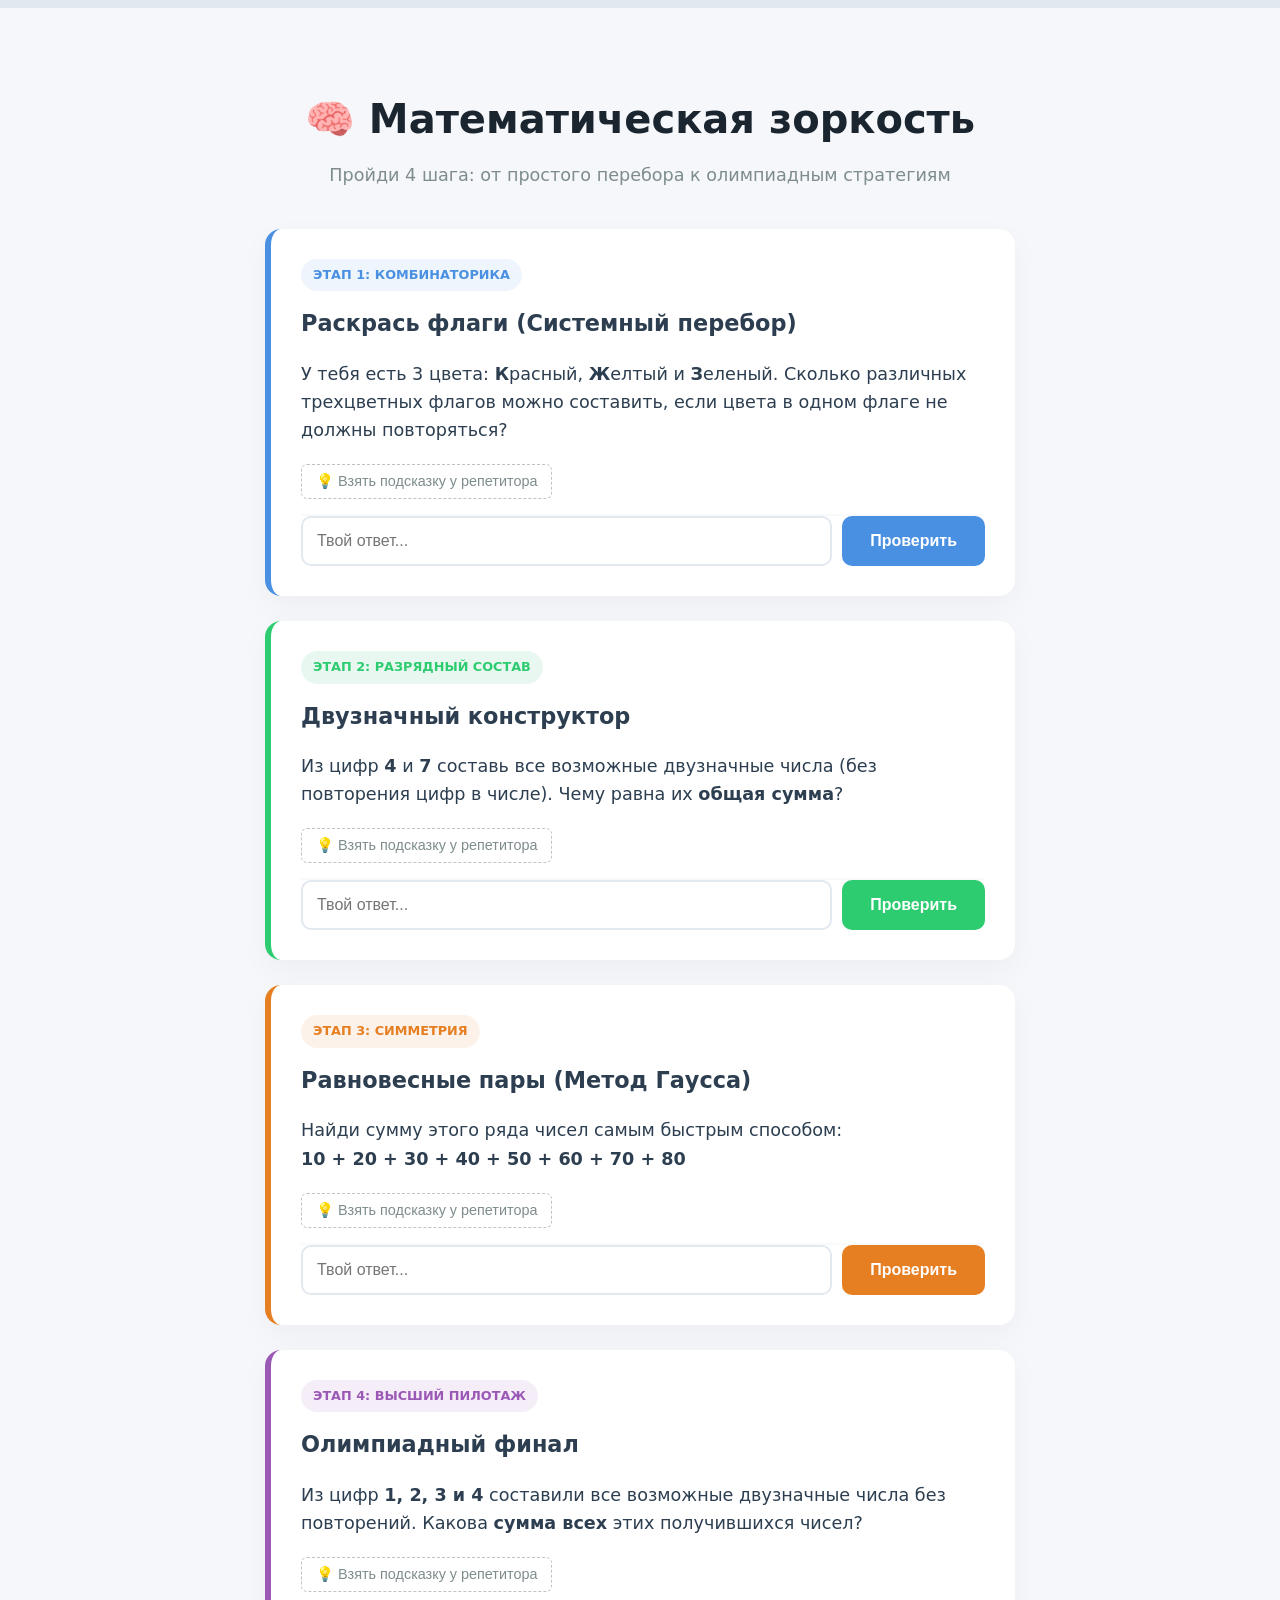
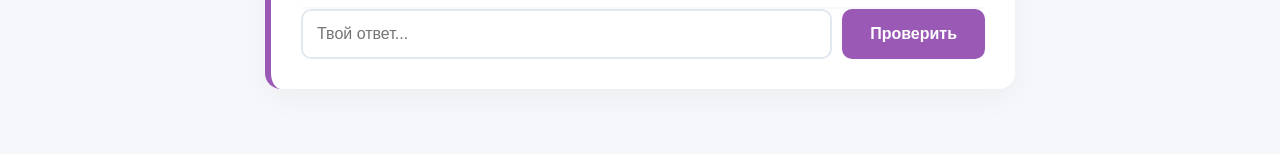
<file: 5kl.html>
<!DOCTYPE html>
<html lang="ru">
<head>
    <meta charset="UTF-8">
    <meta name="viewport" content="width=device-width, initial-scale=1.0">
    <title>Интерактивный тренажер: Математическая зоркость</title>
    <style>
        :root {
            --primary: #4a90e2;
            --success: #2ecc71;
            --warning: #e67e22;
            --purple: #9b59b6;
            --bg: #f5f7fa;
            --text: #2c3e50;
        }

        body {
            font-family: 'Segoe UI', system-ui, -apple-system, sans-serif;
            background-color: var(--bg);
            color: var(--text);
            line-height: 1.6;
            margin: 0;
            padding: 60px 20px 40px 20px;
            overflow-x: hidden;
        }

        /* ФИШКА 1: Прогресс-бар */
        .progress-container {
            position: fixed;
            top: 0;
            left: 0;
            width: 100%;
            height: 8px;
            background: #e2e8f0;
            z-index: 1000;
        }

        .progress-bar {
            width: 0%;
            height: 100%;
            background: var(--primary);
            transition: width 0.4s ease, background-color 0.4s ease;
        }

        .container {
            max-width: 750px;
            margin: 0 auto;
        }

        header {
            text-align: center;
            margin-bottom: 40px;
        }

        header h1 {
            font-size: 2.5rem;
            margin-bottom: 10px;
            color: #1a252f;
        }

        header p {
            font-size: 1.1rem;
            color: #7f8c8d;
            margin: 0;
        }

        .task-card {
            background: #ffffff;
            border-radius: 16px;
            padding: 30px;
            margin-bottom: 25px;
            box-shadow: 0 10px 30px rgba(0, 0, 0, 0.04);
            border-left: 6px solid var(--primary);
            transition: transform 0.3s ease, box-shadow 0.3s ease;
            position: relative;
        }

        .task-card:hover {
            transform: translateY(-2px);
            box-shadow: 0 15px 35px rgba(0, 0, 0, 0.06);
        }

        .task-card.step-2 { border-left-color: var(--success); }
        .task-card.step-3 { border-left-color: var(--warning); }
        .task-card.step-4 { border-left-color: var(--purple); }

        .badge {
            display: inline-block;
            padding: 6px 12px;
            font-size: 0.8rem;
            font-weight: bold;
            border-radius: 20px;
            text-transform: uppercase;
            margin-bottom: 15px;
            background: #eef5fc;
            color: var(--primary);
        }

        .step-2 .badge { background: #e8f8f0; color: var(--success); }
        .step-3 .badge { background: #fdf2e9; color: var(--warning); }
        .step-4 .badge { background: #f5eef8; color: var(--purple); }

        .task-card h3 {
            margin: 0 0 15px 0;
            font-size: 1.4rem;
        }

        .task-text {
            font-size: 1.1rem;
            margin-bottom: 20px;
        }

        /* ФИШКА 2: Аккордеон для подсказок */
        .hint-btn {
            background: none;
            border: 1px dashed #bdc3c7;
            color: #7f8c8d;
            padding: 8px 14px;
            font-size: 0.9rem;
            border-radius: 6px;
            cursor: pointer;
            margin-bottom: 15px;
            display: inline-flex;
            align-items: center;
            gap: 5px;
            font-weight: 500;
        }
        
        .hint-btn:hover {
            border-color: #7f8c8d;
            background: #f8f9fa;
        }

        .hint-box {
            max-height: 0;
            overflow: hidden;
            transition: max-height 0.3s ease-out, padding 0.3s ease-out;
            background: #f8f9fa;
            border-radius: 8px;
            font-size: 0.95rem;
            padding: 0 15px;
            margin-bottom: 0;
            border: 1px solid transparent;
        }

        .hint-box.open {
            max-height: 200px; /* Достаточно для текста */
            padding: 15px;
            margin-bottom: 20px;
            border-color: #e2e8f0;
        }

        .input-group {
            display: flex;
            gap: 10px;
            position: relative;
        }

        input[type="number"] {
            flex: 1;
            padding: 14px;
            border: 2px solid #e2e8f0;
            border-radius: 10px;
            font-size: 1rem;
            transition: border-color 0.2s;
        }

        input[type="number"]:focus {
            border-color: #4a90e2;
            outline: none;
        }

        .step-2 input[type="number"]:focus { border-color: var(--success); }
        .step-3 input[type="number"]:focus { border-color: var(--warning); }
        .step-4 input[type="number"]:focus { border-color: var(--purple); }

        .action-btn {
            padding: 14px 28px;
            color: white;
            border: none;
            border-radius: 10px;
            font-size: 1rem;
            font-weight: 600;
            cursor: pointer;
            transition: background 0.2s, opacity 0.2s;
            background-color: var(--primary);
        }

        .action-btn:hover { opacity: 0.9; }
        .step-2 .action-btn { background-color: var(--success); }
        .step-3 .action-btn { background-color: var(--warning); }
        .step-4 .action-btn { background-color: var(--purple); }

        .result-message {
            margin-top: 20px;
            padding: 15px;
            border-radius: 10px;
            font-weight: 500;
            display: none;
            animation: fadeIn 0.4s ease;
        }

        .result-message.correct {
            background-color: #e8f8f0;
            color: #1e7e34;
            border: 1px solid #d4edda;
        }

        .result-message.wrong {
            background-color: #fdf2f2;
            color: #b83232;
            border: 1px solid #f8d7da;
        }

        /* ФИШКА 3: Элементы Конфетти */
        .confetti {
            position: absolute;
            width: 10px;
            height: 10px;
            background-color: #f39c12;
            border-radius: 50%;
            animation: poof 0.8s ease-out forwards;
            pointer-events: none;
            z-index: 99;
        }

        @keyframes poof {
            0% { transform: translate(0, 0) scale(1); opacity: 1; }
            100% { transform: translate(var(--x), var(--y)) scale(0.4); opacity: 0; }
        }

        @keyframes fadeIn {
            from { opacity: 0; transform: translateY(-5px); }
            to { opacity: 1; transform: translateY(0); }
        }

        @media (max-width: 600px) {
            .input-group { flex-direction: column; }
            .action-btn { width: 100%; }
        }
    </style>
</head>
<body>

<div class="progress-container">
    <div class="progress-bar" id="progressBar"></div>
</div>

<div class="container">
    <header>
        <h1>🧠 Математическая зоркость</h1>
        <p>Пройди 4 шага: от простого перебора к олимпиадным стратегиям</p>
    </header>

    <div class="task-card step-1" id="card1">
        <span class="badge">Этап 1: Комбинаторика</span>
        <h3>Раскрась флаги (Системный перебор)</h3>
        <p class="task-text">У тебя есть 3 цвета: <b>К</b>расный, <b>Ж</b>елтый и <b>З</b>еленый. Сколько различных трехцветных флагов можно составить, если цвета в одном флаге не должны повторяться?</p>
        
        <button class="hint-btn" onclick="toggleHint('hint1')">💡 Взять подсказку у репетитора</button>
        <div id="hint1" class="hint-box">Зафиксируй первую букву «К» и меняй местами две другие (КЖЗ, КЗЖ). Повтори этот трюк для остальных букв.</div>
        
        <div class="input-group">
            <input type="number" id="input1" placeholder="Твой ответ...">
            <button class="action-btn" onclick="verifyStep1()">Проверить</button>
        </div>
        <div id="msg1" class="result-message"></div>
    </div>

    <div class="task-card step-2" id="card2">
        <span class="badge">Этап 2: Разрядный состав</span>
        <h3>Двузначный конструктор</h3>
        <p class="task-text">Из цифр <b>4</b> и <b>7</b> составь все возможные двузначные числа (без повторения цифр в числе). Чему равна их <b>общая сумма</b>?</p>
        
        <button class="hint-btn" onclick="toggleHint('hint2')">💡 Взять подсказку у репетитора</button>
        <div id="hint2" class="hint-box">Здесь получится всего два числа. Подумай, как представить их разряды: десятки к десяткам, единицы к единицам.</div>
        
        <div class="input-group">
            <input type="number" id="input2" placeholder="Твой ответ...">
            <button class="action-btn" onclick="verifyStep2()">Проверить</button>
        </div>
        <div id="msg2" class="result-message"></div>
    </div>

    <div class="task-card step-3" id="card3">
        <span class="badge">Этап 3: Симметрия</span>
        <h3>Равновесные пары (Метод Гаусса)</h3>
        <p class="task-text">Найди сумму этого ряда чисел самым быстрым способом: <br><b>10 + 20 + 30 + 40 + 50 + 60 + 70 + 80</b></p>
        
        <button class="hint-btn" onclick="toggleHint('hint3')">💡 Взять подсказку у репетитора</button>
        <div id="hint3" class="hint-box">Считать по порядку слишком долго! Соедини числа радугой: первое с последним (10 + 80), второе с предпоследним (20 + 70). Сколько таких пар получилось?</div>
        
        <div class="input-group">
            <input type="number" id="input3" placeholder="Твой ответ...">
            <button class="action-btn" onclick="verifyStep3()">Проверить</button>
        </div>
        <div id="msg3" class="result-message"></div>
    </div>

    <div class="task-card step-4" id="card4">
        <span class="badge">Этап 4: Высший пилотаж</span>
        <h3>Олимпиадный финал</h3>
        <p class="task-text">Из цифр <b>1, 2, 3 и 4</b> составили все возможные двузначные числа без повторений. Какова <b>сумма всех</b> этих получившихся чисел?</p>
        
        <button class="hint-btn" onclick="toggleHint('hint4')">💡 Взять подсказку у репетитора</button>
        <div id="hint4" class="hint-box">Всего будет 12 чисел. Каждая цифра побудет в роли десятков ровно 3 раза и в роли единиц тоже 3 раза. Посчитай отдельно сумму всех десятков и сумму всех единиц!</div>
        
        <div class="input-group" id="finalGroup">
            <input type="number" id="input4" placeholder="Твой ответ...">
            <button class="action-btn" id="finalBtn" onclick="verifyStep4(event)">Проверить</button>
        </div>
        <div id="msg4" class="result-message"></div>
    </div>
</div>

<script>
    // Состояние решенных задач для прогресс-бара
    const solvedTasks = { 1: false, 2: false, 3: false, 4: false };

    function updateProgress() {
        const total = Object.keys(solvedTasks).length;
        const solvedCount = Object.values(solvedTasks).filter(Boolean).length;
        const percentage = (solvedCount / total) * 100;
        
        const bar = document.getElementById('progressBar');
        bar.style.width = percentage + '%';
        
        // Меняем цвет прогресс-бара в зависимости от успеха
        if(percentage === 100) {
            bar.style.backgroundColor = 'var(--success)';
        } else if (percentage >= 50) {
            bar.style.backgroundColor = 'var(--warning)';
        } else {
            bar.style.backgroundColor = 'var(--primary)';
        }
    }

    function toggleHint(hintId) {
        const hint = document.getElementById(hintId);
        hint.classList.toggle('open');
    }

    function showMessage(elementId, isCorrect, text) {
        const element = document.getElementById(elementId);
        element.className = 'result-message ' + (isCorrect ? 'correct' : 'wrong');
        element.innerHTML = text;
        element.style.display = 'block';
    }

    // Фишка: генератор конфетти
    function spawnConfetti(event) {
        const btn = event.currentTarget;
        const rect = btn.getBoundingClientRect();
        const container = document.getElementById('card4');

        for (let i = 0; i < 40; i++) {
            const confetti = document.createElement('div');
            confetti.classList.add('confetti');
            
            // Начальная позиция внутри кнопки
            confetti.style.left = (rect.left - container.getBoundingClientRect().left + rect.width / 2) + 'px';
            confetti.style.top = (rect.top - container.getBoundingClientRect().top + rect.height / 2) + 'px';
            
            // Случайный разлет
            const x = (Math.random() - 0.5) * 300;
            const y = (Math.random() - 0.7) * 200 - 50; 
            confetti.style.setProperty('--x', `${x}px`);
            confetti.style.setProperty('--y', `${y}px`);
            
            // Случайный цвет
            const colors = ['#2ecc71', '#3498db', '#f1c40f', '#e74c3c', '#e67e22', '#9b59b6'];
            confetti.style.backgroundColor = colors[Math.floor(Math.random() * colors.length)];
            
            container.appendChild(confetti);
            
            // Удаляем элемент после завершения анимации
            setTimeout(() => confetti.remove(), 800);
        }
    }

    function verifyStep1() {
        const val = document.getElementById('input1').value;
        if(val == 6) {
            showMessage('msg1', true, '🎉 <b>Отлично!</b> Способов действительно 6. Мы получили комбинации: КЖЗ, КЗЖ, ЖКЗ, ЖЗК, ЗКЖ, ЗЖК.');
            solvedTasks[1] = true;
        } else {
            showMessage('msg1', false, '❌ <b>Близко, но не то.</b> Открой подсказку репетитора выше, чтобы подсмотреть хитрый метод перебора.');
            solvedTasks[1] = false;
        }
        updateProgress();
    }

    function verifyStep2() {
        const val = document.getElementById('input2').value;
        if(val == 121) {
            showMessage('msg2', true, '🎉 <b>Правильно!</b> Это числа 47 и 74. Их сумма: 47 + 74 = 121.');
            solvedTasks[2] = true;
        } else {
            showMessage('msg2', false, '❌ <b>Не совсем.</b> Из цифр 4 и 7 можно составить только два числа: сорок семь и семьдесят четыре. Сложи их вместе.');
            solvedTasks[2] = false;
        }
        updateProgress();
    }

    function verifyStep3() {
        const val = document.getElementById('input3').value;
        if(val == 360) {
            showMessage('msg3', true, '🎉 <b>Великолепно!</b> Метод Гаусса в действии. У нас есть 4 пары (10+80, 20+70...), каждая из которых равна 90. Итого: 90 × 4 = 360.');
            solvedTasks[3] = true;
        } else {
            showMessage('msg3', false, '❌ <b>Ошибочка.</b> Заметь, что крайние пары дают в сумме 90. Воспользуйся подсказкой репетитора, чтобы узнать число пар.');
            solvedTasks[3] = false;
        }
        updateProgress();
    }

    function verifyStep4(event) {
        const val = document.getElementById('input4').value;
        if(val == 330) {
            showMessage('msg4', true, '🏆 <b>Ура! Победа!</b> Ты прошел весь тренажер и мыслишь как настоящий олимпиадник. Сумма цифр (1+2+3+4) равна 10. Сумма десятков: 10 × 3 × 10 = 300. Сумма единиц: 10 × 3 × 1 = 30. Всего: 330!');
            if(!solvedTasks[4]) spawnConfetti(event); // Салют запускается только при первом верном решении
            solvedTasks[4] = true;
        } else {
            showMessage('msg4', false, '❌ <b>Это сложный уровень!</b> Давай разберем секрет в подсказке репетитора. Нажми кнопку выше и попробуй пересчитать.');
            solvedTasks[4] = false;
        }
        updateProgress();
    }
</script>

</body>
</html>
</file>
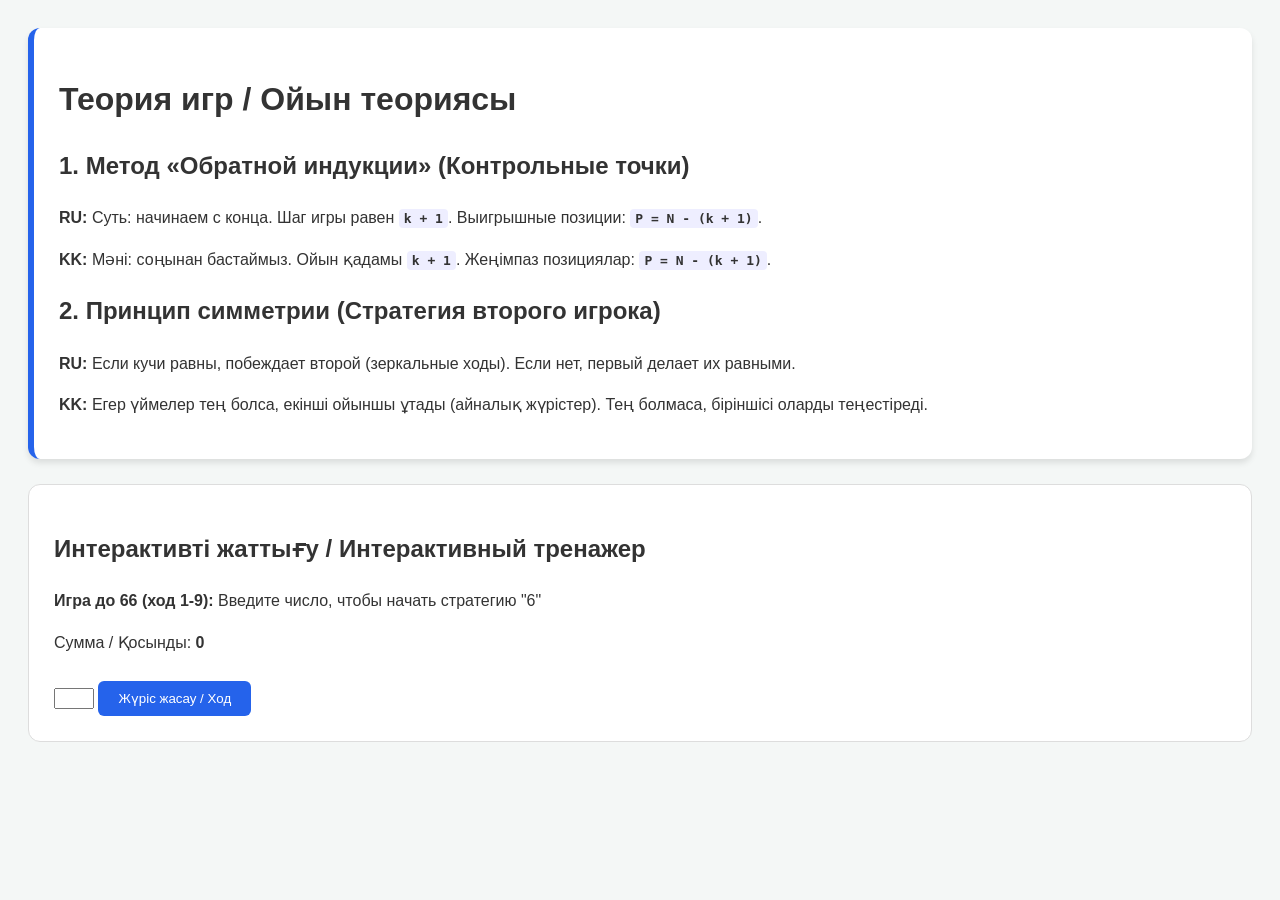
<file: 5kl_4.html>
<!DOCTYPE html>
<html lang="ru">
<head>
    <meta charset="UTF-8">
    <title>Теория игр: Метод обратной индукции и Симметрия</title>
    <style>
        body { font-family: sans-serif; line-height: 1.6; padding: 20px; background: #f4f7f6; color: #333; }
        .theory-section { background: #fff; padding: 25px; border-radius: 12px; border-left: 6px solid #2563eb; box-shadow: 0 4px 6px rgba(0,0,0,0.1); margin-bottom: 25px; }
        .practice-section { background: #fff; padding: 25px; border-radius: 12px; border: 1px solid #ddd; }
        code { background: #eef; padding: 2px 5px; border-radius: 4px; font-weight: bold; }
        .btn { padding: 10px 20px; cursor: pointer; background: #2563eb; color: white; border: none; border-radius: 6px; margin-top: 10px; }
    </style>
</head>
<body>

<div class="theory-section">
    <h1>Теория игр / Ойын теориясы</h1>
    
    <h2>1. Метод «Обратной индукции» (Контрольные точки)</h2>
    <p><b>RU:</b> Суть: начинаем с конца. Шаг игры равен <code>k + 1</code>. Выигрышные позиции: <code>P = N - (k + 1)</code>.</p>
    <p><b>KK:</b> Мәні: соңынан бастаймыз. Ойын қадамы <code>k + 1</code>. Жеңімпаз позициялар: <code>P = N - (k + 1)</code>.</p>
    

    <h2>2. Принцип симметрии (Стратегия второго игрока)</h2>
    <p><b>RU:</b> Если кучи равны, побеждает второй (зеркальные ходы). Если нет, первый делает их равными.</p>
    <p><b>KK:</b> Егер үймелер тең болса, екінші ойыншы ұтады (айналық жүрістер). Тең болмаса, біріншісі оларды теңестіреді.</p>
    
</div>

<div class="practice-section">
    <h2>Интерактивті жаттығу / Интерактивный тренажер</h2>
    
    <div>
        <p><b>Игра до 66 (ход 1-9):</b> Введите число, чтобы начать стратегию "6"</p>
        <p>Сумма / Қосынды: <b id="s">0</b></p>
        <input type="number" id="n" min="1" max="9">
        <button class="btn" onclick="play()">Жүріс жасау / Ход</button>
    </div>
</div>

<script>
    let s = 0;
    function play() {
        let v = parseInt(document.getElementById('n').value);
        if(v < 1 || v > 9) return alert("1-9!");
        s += v;
        // Стратегия: дополнение до 10 (шаг игры 9+1)
        // Стратегия: 10-ға толтыру (ойын қадамы 9+1)
        let comp = 10 - v;
        s += comp;
        document.getElementById('s').innerText = s;
        if(s >= 66) alert("Победа компьютера! / Компьютер жеңді!");
    }
</script>

</body>
</html>
</file>
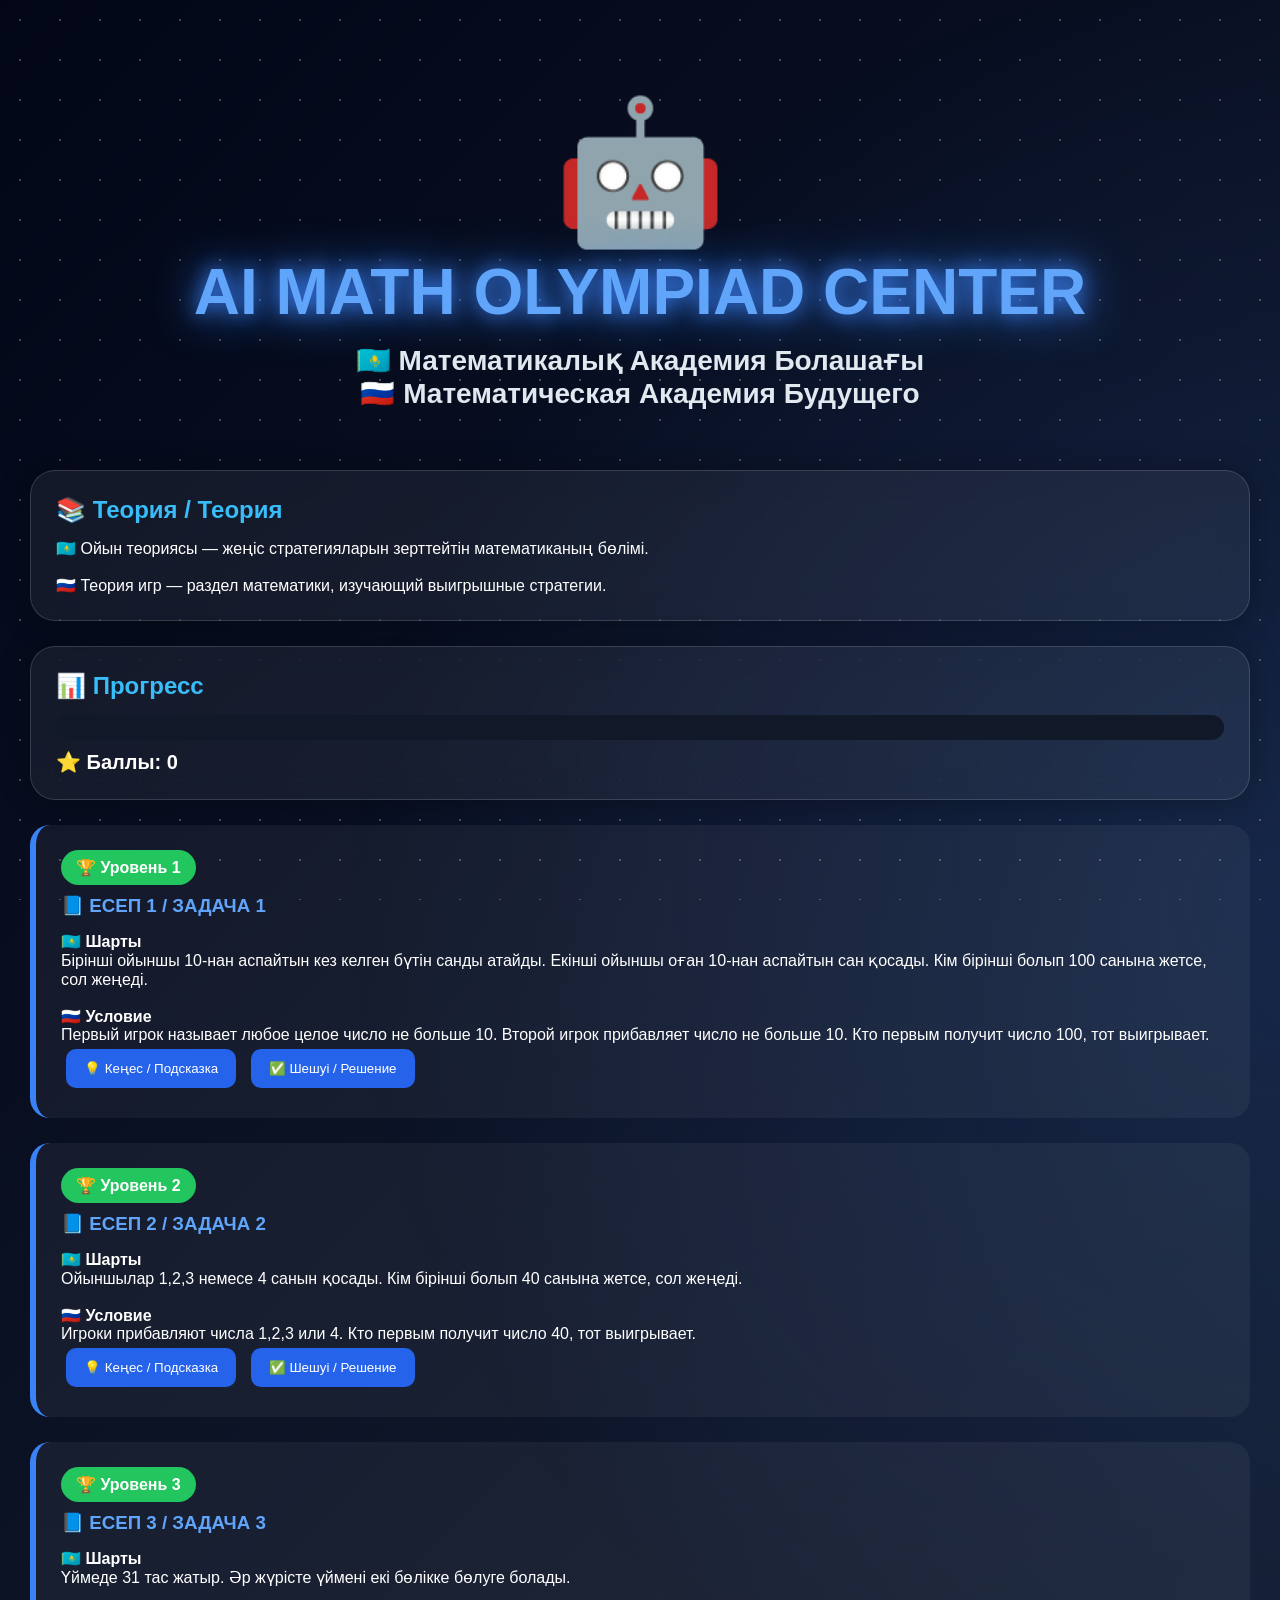
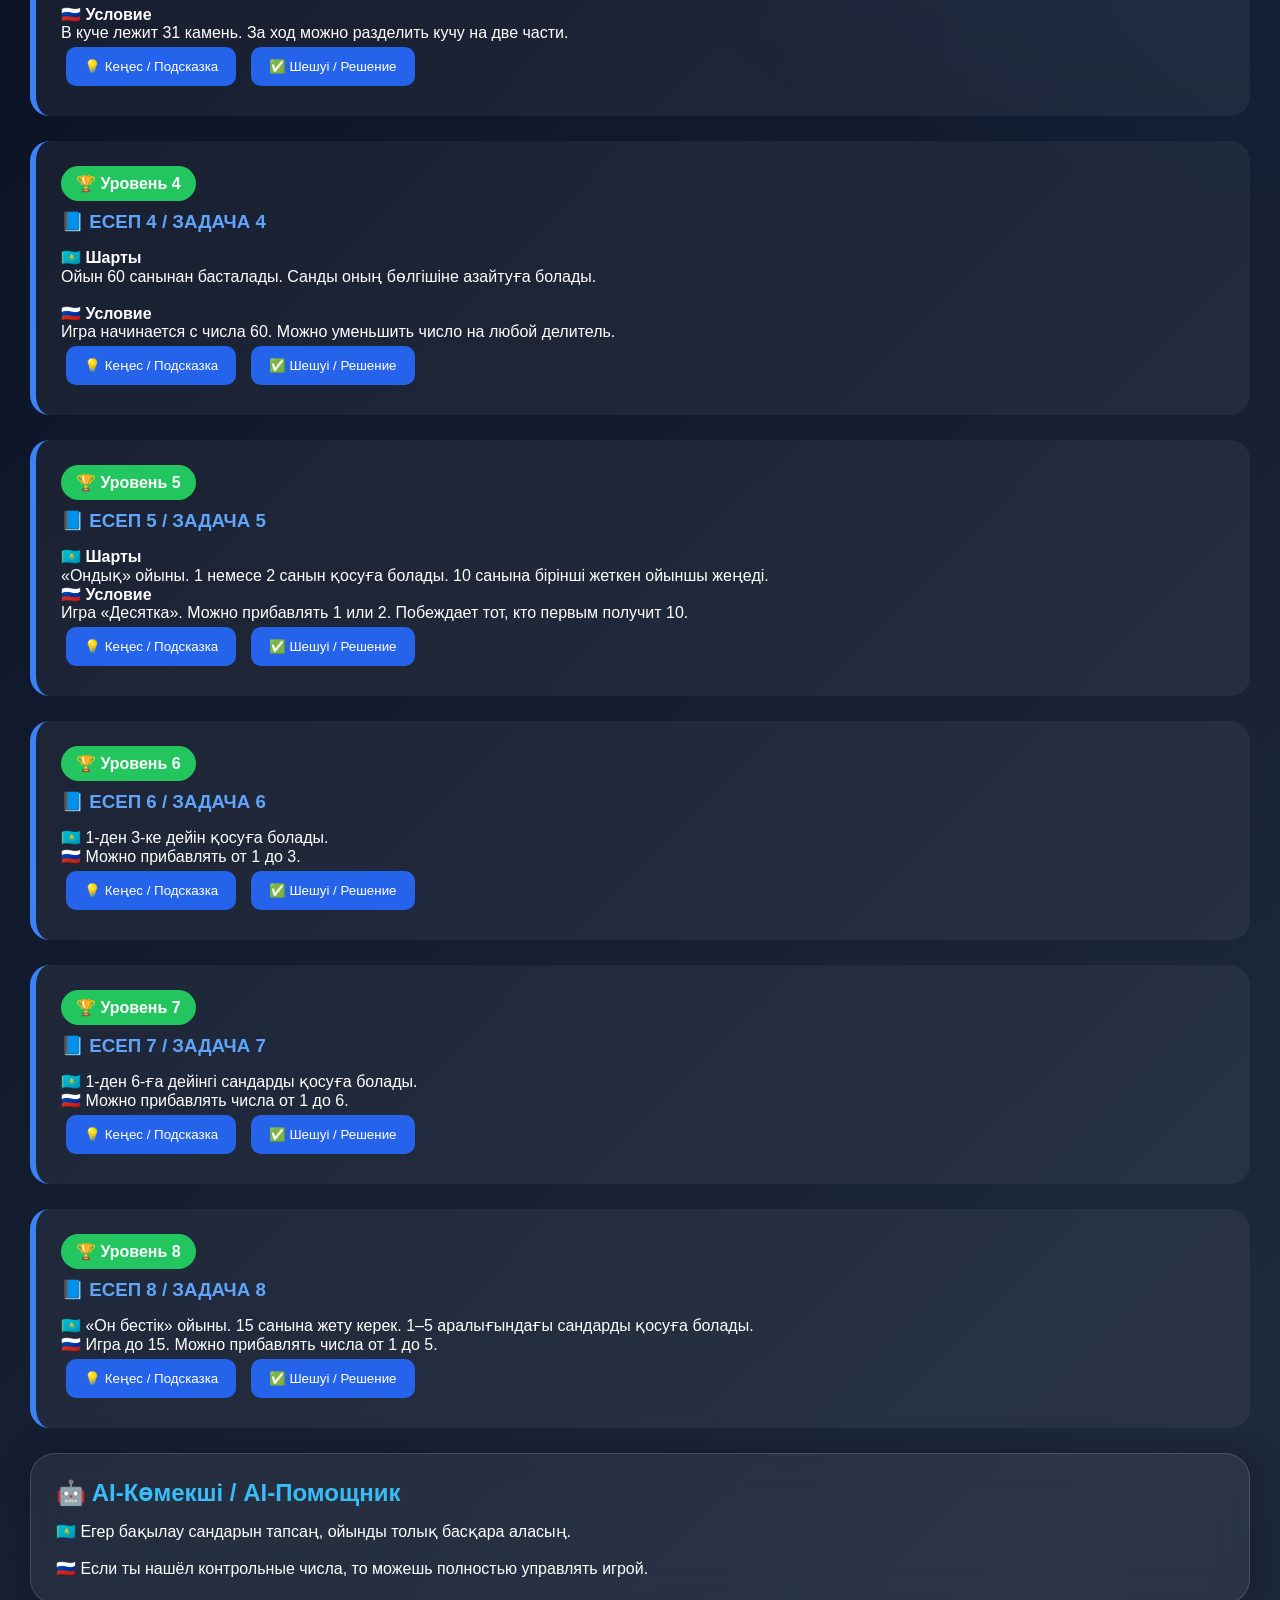
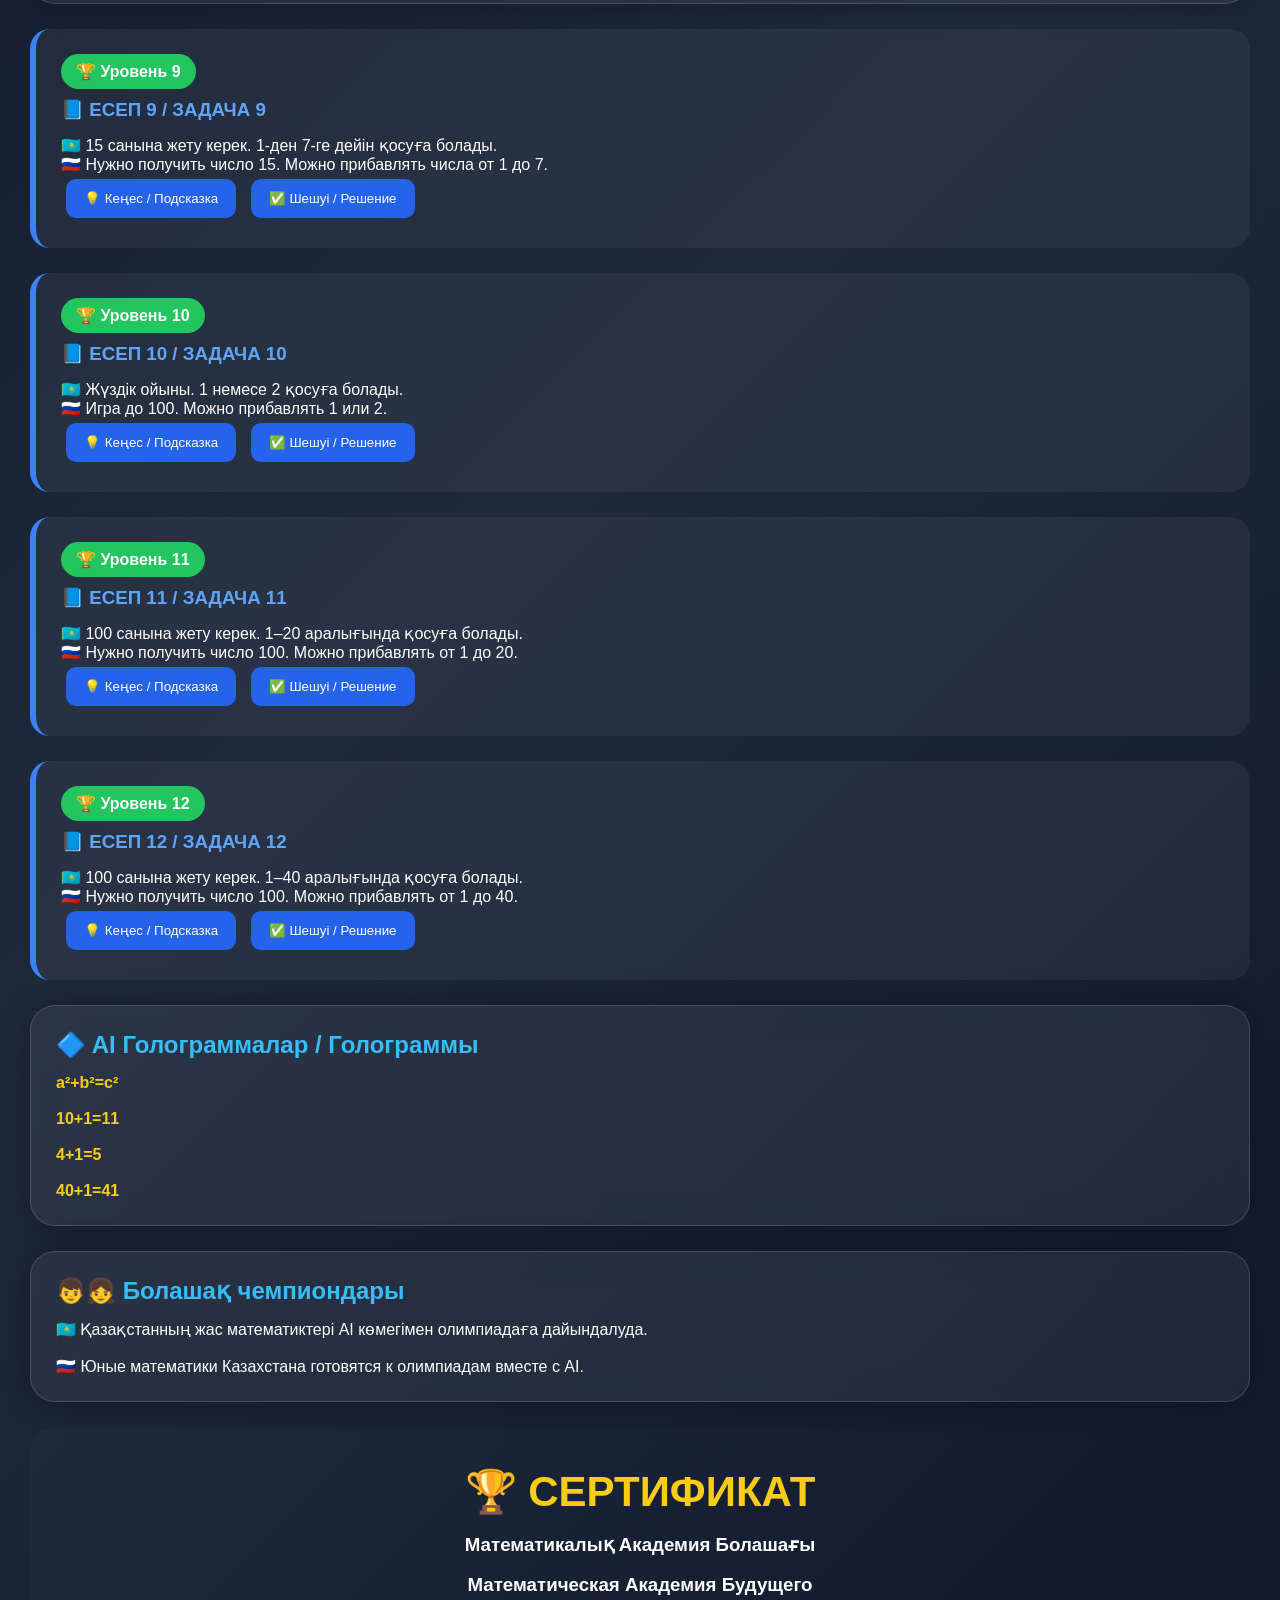
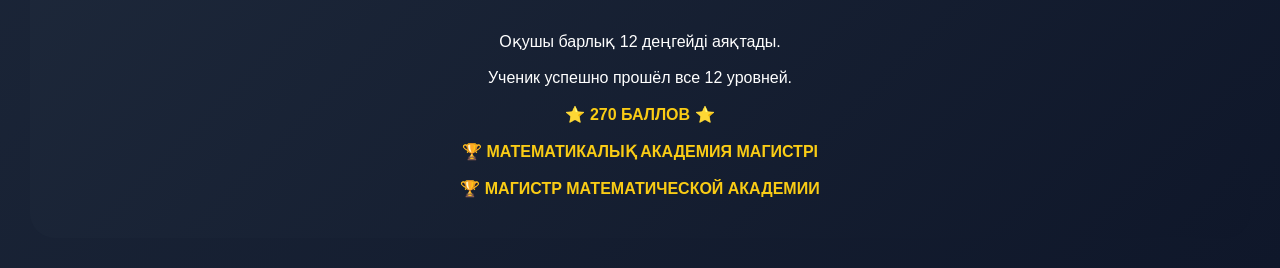
<file: 5kl_5.html>
<!DOCTYPE html>
<html lang="ru">
<head>

<meta charset="UTF-8">
<meta name="viewport" content="width=device-width, initial-scale=1.0">

<title>
🤖 AI Math Olympiad Center
</title>

<style>

*{
margin:0;
padding:0;
box-sizing:border-box;
font-family:'Segoe UI',sans-serif;
}

body{

background:
linear-gradient(
135deg,
#020617,
#0f172a,
#1e293b,
#0f172a
);

color:white;

overflow-x:hidden;

}

body::before{

content:"";

position:fixed;

top:0;
left:0;

width:200%;
height:200%;

background:
radial-gradient(
circle,
rgba(59,130,246,.15),
transparent 60%
);

animation:
rotateBg 45s linear infinite;

z-index:-2;

}

@keyframes rotateBg{

from{
transform:rotate(0deg);
}

to{
transform:rotate(360deg);
}

}

.stars{

position:fixed;

top:0;
left:0;

width:100%;
height:100%;

background-image:
radial-gradient(
white 1px,
transparent 1px
);

background-size:
40px 40px;

opacity:.25;

z-index:-1;

}

.container{

max-width:1400px;

margin:auto;

padding:30px;

}

.hero{

text-align:center;

padding:60px 20px;

}

.robot{

font-size:140px;

animation:
floatRobot 4s ease-in-out infinite;

}

@keyframes floatRobot{

0%,100%{
transform:translateY(0px);
}

50%{
transform:translateY(-20px);
}

}

.hero h1{

font-size:64px;

color:#60a5fa;

text-shadow:
0 0 20px #3b82f6,
0 0 50px #3b82f6;

margin-bottom:15px;

}

.hero h2{

font-size:28px;

color:#e2e8f0;

}

.glass{

background:
rgba(255,255,255,.06);

backdrop-filter:
blur(15px);

border:
1px solid rgba(255,255,255,.15);

padding:25px;

border-radius:25px;

margin-bottom:25px;

box-shadow:
0 0 30px rgba(0,0,0,.3);

}

.glass h2{

color:#38bdf8;

margin-bottom:15px;

}

.progress-container{

margin-top:20px;

}

.progress{

height:25px;

background:#111827;

border-radius:20px;

overflow:hidden;

}

.progress-bar{

height:100%;

width:0%;

background:
linear-gradient(
90deg,
#22c55e,
#4ade80
);

transition:.5s;

}

.score{

margin-top:10px;

font-size:20px;

font-weight:bold;

}

.task{

background:
rgba(255,255,255,.05);

border-left:
6px solid #3b82f6;

padding:25px;

border-radius:20px;

margin-bottom:25px;

}

.task h3{

color:#60a5fa;

margin-bottom:15px;

}

.btn{

background:#2563eb;

border:none;

padding:12px 18px;

color:white;

border-radius:10px;

cursor:pointer;

margin:5px;

}

.btn:hover{

background:#3b82f6;

}

.hidden{

display:none;

}

.answer{

margin-top:15px;

padding:15px;

background:#111827;

border-radius:12px;

line-height:1.8;

}

.badge{

display:inline-block;

padding:8px 15px;

border-radius:30px;

background:#22c55e;

margin-bottom:10px;

font-weight:bold;

}

.math{

color:#facc15;

font-weight:bold;

}

.certificate{

text-align:center;

padding:40px;

background:
linear-gradient(
135deg,
#1e293b,
#0f172a
);

border-radius:25px;

}

.certificate h2{

color:#facc15;

font-size:42px;

}

</style>

</head>

<body>

<div class="stars"></div>

<div class="container">

<section class="hero">

<div class="robot">
🤖
</div>

<h1>
AI MATH OLYMPIAD CENTER
</h1>

<h2>
🇰🇿 Математикалық Академия Болашағы
<br>
🇷🇺 Математическая Академия Будущего
</h2>

</section>

<div class="glass">

<h2>
📚 Теория / Теория
</h2>

<p>

🇰🇿 Ойын теориясы — жеңіс стратегияларын зерттейтін математиканың бөлімі.

</p>

<br>

<p>

🇷🇺 Теория игр — раздел математики, изучающий выигрышные стратегии.

</p>

</div>

<div class="glass">

<h2>
📊 Прогресс
</h2>

<div class="progress">

<div
id="progressBar"
class="progress-bar">
</div>

</div>

<div
class="score">

⭐ Баллы:
<span id="score">
0
</span>

</div>

</div>
<!-- ========================= -->
<!-- ЗАДАЧА 1 -->
<!-- ========================= -->

<div class="task">

<div class="badge">
🏆 Уровень 1
</div>

<h3>
📘 ЕСЕП 1 / ЗАДАЧА 1
</h3>

<p>

<b>🇰🇿 Шарты</b><br>

Бірінші ойыншы 10-нан аспайтын кез келген бүтін санды атайды.
Екінші ойыншы оған 10-нан аспайтын сан қосады.
Кім бірінші болып 100 санына жетсе, сол жеңеді.

</p>

<br>

<p>

<b>🇷🇺 Условие</b><br>

Первый игрок называет любое целое число не больше 10.
Второй игрок прибавляет число не больше 10.
Кто первым получит число 100, тот выигрывает.

</p>

<button class="btn"
onclick="toggle('hint1')">

💡 Кеңес / Подсказка

</button>

<div
id="hint1"
class="answer hidden">

100 санынан кері қарай 11 арқылы жүр.

Двигайся назад от 100 шагом 11.

</div>

<button class="btn"
onclick="toggle('sol1')">

✅ Шешуі / Решение

</button>

<div
id="sol1"
class="answer hidden">

<b>🎯 Необходимо заметить</b>

<div class="math">
10 + 1 = 11
</div>

<br>

<b>1-қадам / Шаг 1</b>

<div class="math">
100 → 89 → 78 → 67 → 56 → 45 → 34 → 23 → 12 → 1
</div>

<br>

<b>2-қадам / Шаг 2</b>

Это контрольные числа.

<br><br>

<b>3-қадам / Шаг 3</b>

Если соперник прибавил 3,
вы прибавляете 8.

Сумма ходов всегда равна 11.

<br><br>

<b>✅ Ответ</b>

Первый игрок начинает с:

<div class="math">
1
</div>

⭐ +10 баллов

</div>

</div>

<!-- ========================= -->
<!-- ЗАДАЧА 2 -->
<!-- ========================= -->

<div class="task">

<div class="badge">
🏆 Уровень 2
</div>

<h3>
📘 ЕСЕП 2 / ЗАДАЧА 2
</h3>

<p>

<b>🇰🇿 Шарты</b><br>

Ойыншылар 1,2,3 немесе 4 санын қосады.
Кім бірінші болып 40 санына жетсе, сол жеңеді.

</p>

<br>

<p>

<b>🇷🇺 Условие</b><br>

Игроки прибавляют числа 1,2,3 или 4.
Кто первым получит число 40, тот выигрывает.

</p>

<button class="btn"
onclick="toggle('hint2')">

💡 Кеңес / Подсказка

</button>

<div
id="hint2"
class="answer hidden">

40 санынан кері қарай 5-ті азайт.

Двигайся назад от 40 шагом 5.

</div>

<button class="btn"
onclick="toggle('sol2')">

✅ Шешуі / Решение

</button>

<div
id="sol2"
class="answer hidden">

<div class="math">
4 + 1 = 5
</div>

<br>

<b>1-қадам / Шаг 1</b>

<div class="math">
40 → 35 → 30 → 25 → 20 → 15 → 10 → 5
</div>

<br>

<b>2-қадам / Шаг 2</b>

Это контрольные числа.

<br><br>

<b>3-қадам / Шаг 3</b>

Начинаем с:

<div class="math">
5
</div>

После каждого хода соперника
дополняем сумму до 5.

<br><br>

<b>✅ Ответ</b>

Первый игрок начинает с:

<div class="math">
5
</div>

⭐ +10 баллов

</div>

</div>

<!-- ========================= -->
<!-- ЗАДАЧА 3 -->
<!-- ========================= -->

<div class="task">

<div class="badge">
🏆 Уровень 3
</div>

<h3>
📘 ЕСЕП 3 / ЗАДАЧА 3
</h3>

<p>

<b>🇰🇿 Шарты</b><br>

Үймеде 31 тас жатыр.

Әр жүрісте үймені екі бөлікке бөлуге болады.

</p>

<br>

<p>

<b>🇷🇺 Условие</b><br>

В куче лежит 31 камень.

За ход можно разделить кучу на две части.

</p>

<button class="btn"
onclick="toggle('hint3')">

💡 Кеңес / Подсказка

</button>

<div
id="hint3"
class="answer hidden">

1 және 2 тасты бөлуге болмайды.

Кучи из 1 и 2 камней делить нельзя.

</div>

<button class="btn"
onclick="toggle('sol3')">

✅ Шешуі / Решение

</button>

<div
id="sol3"
class="answer hidden">

<b>1-қадам / Шаг 1</b>

Проигрышные позиции:

<div class="math">
1, 2
</div>

<br>

<b>2-қадам / Шаг 2</b>

3 = 1 + 2

Значит 3 — выигрышная позиция.

<br><br>

<b>3-қадам / Шаг 3</b>

Проигрышные позиции:

<div class="math">
1,2,5,8,11,14,17,20,23,26,29
</div>

<br>

31 не входит в этот список.

<br><br>

<b>✅ Ответ</b>

Побеждает первый игрок.

⭐ +15 баллов

</div>

</div>

<!-- ========================= -->
<!-- ЗАДАЧА 4 -->
<!-- ========================= -->

<div class="task">

<div class="badge">
🏆 Уровень 4
</div>

<h3>
📘 ЕСЕП 4 / ЗАДАЧА 4
</h3>

<p>

<b>🇰🇿 Шарты</b><br>

Ойын 60 санынан басталады.

Санды оның бөлгішіне азайтуға болады.

</p>

<br>

<p>

<b>🇷🇺 Условие</b><br>

Игра начинается с числа 60.

Можно уменьшить число на любой делитель.

</p>

<button class="btn"
onclick="toggle('hint4')">

💡 Кеңес / Подсказка

</button>

<div
id="hint4"
class="answer hidden">

Алдымен 1,2,3,4,5 сандарын зертте.

Сначала исследуй маленькие числа.

</div>

<button class="btn"
onclick="toggle('sol4')">

✅ Шешуі / Решение

</button>

<div
id="sol4"
class="answer hidden">

<b>1-қадам / Шаг 1</b>

Число 1 — проигрышная позиция.

<br><br>

<b>2-қадам / Шаг 2</b>

2 → 1

Значит 2 — выигрышная позиция.

<br><br>

<b>3-қадам / Шаг 3</b>

Проигрышные позиции:

<div class="math">
1,3,7,15,31
</div>

<br>

60 не входит в этот список.

<br><br>

<b>✅ Ответ</b>

Побеждает первый игрок.

⭐ +15 баллов

</div>

</div>
<!-- ========================= -->
<!-- ЗАДАЧА 5 -->
<!-- ========================= -->

<div class="task">

<div class="badge">
🏆 Уровень 5
</div>

<h3>
📘 ЕСЕП 5 / ЗАДАЧА 5
</h3>

<p>

<b>🇰🇿 Шарты</b><br>

«Ондық» ойыны.

1 немесе 2 санын қосуға болады.

10 санына бірінші жеткен ойыншы жеңеді.

</p>

<p>

<b>🇷🇺 Условие</b><br>

Игра «Десятка».

Можно прибавлять 1 или 2.

Побеждает тот, кто первым получит 10.

</p>

<button class="btn"
onclick="toggle('hint5')">
💡 Кеңес / Подсказка
</button>

<div id="hint5"
class="answer hidden">

Жеңісті сандарды соңынан ізде.

Ищи выигрышные числа с конца.

</div>

<button class="btn"
onclick="toggle('sol5');addScore(20)">
✅ Шешуі / Решение
</button>

<div id="sol5"
class="answer hidden">

<div class="math">

10 → 7 → 4 → 1

</div>

<br>

Бақылау сандары / Контрольные числа.

<br><br>

Жауабы / Ответ:

<div class="math">
1
</div>

⭐ +20 баллов

</div>

</div>

<!-- ========================= -->
<!-- ЗАДАЧА 6 -->
<!-- ========================= -->

<div class="task">

<div class="badge">
🏆 Уровень 6
</div>

<h3>
📘 ЕСЕП 6 / ЗАДАЧА 6
</h3>

<p>

🇰🇿 1-ден 3-ке дейін қосуға болады.

</p>

<p>

🇷🇺 Можно прибавлять от 1 до 3.

</p>

<button class="btn"
onclick="toggle('hint6')">
💡 Кеңес / Подсказка
</button>

<div id="hint6"
class="answer hidden">

<div class="math">
3 + 1 = 4
</div>

</div>

<button class="btn"
onclick="toggle('sol6');addScore(20)">
✅ Шешуі / Решение
</button>

<div id="sol6"
class="answer hidden">

<div class="math">

10 → 6 → 2

</div>

<br>

Контрольные числа:

<div class="math">

2 → 6 → 10

</div>

<br>

Жауабы / Ответ:

<div class="math">
2
</div>

⭐ +20 баллов

</div>

</div>

<!-- ========================= -->
<!-- ЗАДАЧА 7 -->
<!-- ========================= -->

<div class="task">

<div class="badge">
🏆 Уровень 7
</div>

<h3>
📘 ЕСЕП 7 / ЗАДАЧА 7
</h3>

<p>

🇰🇿 1-ден 6-ға дейінгі сандарды қосуға болады.

</p>

<p>

🇷🇺 Можно прибавлять числа от 1 до 6.

</p>

<button class="btn"
onclick="toggle('hint7')">
💡 Кеңес / Подсказка
</button>

<div id="hint7"
class="answer hidden">

<div class="math">
6 + 1 = 7
</div>

</div>

<button class="btn"
onclick="toggle('sol7');addScore(20)">
✅ Шешуі / Решение
</button>

<div id="sol7"
class="answer hidden">

<div class="math">

10 → 3

</div>

<br>

Контрольные числа:

<div class="math">

3 → 10

</div>

<br>

Жауабы / Ответ:

<div class="math">
3
</div>

⭐ +20 баллов

</div>

</div>

<!-- ========================= -->
<!-- ЗАДАЧА 8 -->
<!-- ========================= -->

<div class="task">

<div class="badge">
🏆 Уровень 8
</div>

<h3>
📘 ЕСЕП 8 / ЗАДАЧА 8
</h3>

<p>

🇰🇿 «Он бестік» ойыны.

15 санына жету керек.

1–5 аралығындағы сандарды қосуға болады.

</p>

<p>

🇷🇺 Игра до 15.

Можно прибавлять числа от 1 до 5.

</p>

<button class="btn"
onclick="toggle('hint8')">
💡 Кеңес / Подсказка
</button>

<div id="hint8"
class="answer hidden">

<div class="math">
5 + 1 = 6
</div>

</div>

<button class="btn"
onclick="toggle('sol8');addScore(25)">
✅ Шешуі / Решение
</button>

<div id="sol8"
class="answer hidden">

<div class="math">

15 → 9 → 3

</div>

<br>

Контрольные числа:

<div class="math">

3 → 9 → 15

</div>

<br>

Жауабы / Ответ:

<div class="math">
3
</div>

⭐ +25 баллов

</div>

</div>

<!-- ========================= -->
<!-- AI КӨМЕКШІ -->
<!-- ========================= -->

<div class="glass">

<h2>
🤖 AI-Көмекші / AI-Помощник
</h2>

<p>

🇰🇿 Егер бақылау сандарын тапсаң,
ойынды толық басқара аласың.

</p>

<br>

<p>

🇷🇺 Если ты нашёл контрольные числа,
то можешь полностью управлять игрой.

</p>

</div>

<script>

let score = 0;

function addScore(points){

score += points;

document.getElementById(
"score"
).innerText = score;

let percent =
(score / 270) * 100;

document.getElementById(
"progressBar"
).style.width =
percent + "%";

}

function toggle(id){

let el =
document.getElementById(id);

if(el.classList.contains("hidden")){

el.classList.remove("hidden");

}else{

el.classList.add("hidden");

}

}

</script>
<!-- ========================= -->
<!-- ЗАДАЧА 9 -->
<!-- ========================= -->

<div class="task">

<div class="badge">
🏆 Уровень 9
</div>

<h3>
📘 ЕСЕП 9 / ЗАДАЧА 9
</h3>

<p>

🇰🇿 15 санына жету керек.

1-ден 7-ге дейін қосуға болады.

</p>

<p>

🇷🇺 Нужно получить число 15.

Можно прибавлять числа от 1 до 7.

</p>

<button class="btn"
onclick="toggle('hint9')">

💡 Кеңес / Подсказка

</button>

<div
id="hint9"
class="answer hidden">

<div class="math">
7 + 1 = 8
</div>

</div>

<button class="btn"
onclick="toggle('sol9');addScore(25)">

✅ Шешуі / Решение

</button>

<div
id="sol9"
class="answer hidden">

<div class="math">

15 → 7

</div>

<br>

Контрольные числа:

<div class="math">

7 → 15

</div>

<br>

<b>Жауабы / Ответ</b>

<div class="math">
7
</div>

⭐ +25 баллов

</div>

</div>

<!-- ========================= -->
<!-- ЗАДАЧА 10 -->
<!-- ========================= -->

<div class="task">

<div class="badge">
🏆 Уровень 10
</div>

<h3>
📘 ЕСЕП 10 / ЗАДАЧА 10
</h3>

<p>

🇰🇿 Жүздік ойыны.

1 немесе 2 қосуға болады.

</p>

<p>

🇷🇺 Игра до 100.

Можно прибавлять 1 или 2.

</p>

<button class="btn"
onclick="toggle('hint10')">

💡 Кеңес / Подсказка

</button>

<div
id="hint10"
class="answer hidden">

<div class="math">
2 + 1 = 3
</div>

</div>

<button class="btn"
onclick="toggle('sol10');addScore(30)">

✅ Шешуі / Решение

</button>

<div
id="sol10"
class="answer hidden">

Контрольные числа:

<div class="math">

1 → 4 → 7 → 10 → ... → 100

</div>

<br>

<b>Жауабы / Ответ</b>

<div class="math">
1
</div>

⭐ +30 баллов

</div>

</div>

<!-- ========================= -->
<!-- ЗАДАЧА 11 -->
<!-- ========================= -->

<div class="task">

<div class="badge">
🏆 Уровень 11
</div>

<h3>
📘 ЕСЕП 11 / ЗАДАЧА 11
</h3>

<p>

🇰🇿 100 санына жету керек.

1–20 аралығында қосуға болады.

</p>

<p>

🇷🇺 Нужно получить число 100.

Можно прибавлять от 1 до 20.

</p>

<button class="btn"
onclick="toggle('hint11')">

💡 Кеңес / Подсказка

</button>

<div
id="hint11"
class="answer hidden">

<div class="math">
20 + 1 = 21
</div>

</div>

<button class="btn"
onclick="toggle('sol11');addScore(30)">

✅ Шешуі / Решение

</button>

<div
id="sol11"
class="answer hidden">

<div class="math">

16 → 37 → 58 → 79 → 100

</div>

<br>

<b>Жауабы / Ответ</b>

<div class="math">
16
</div>

⭐ +30 баллов

</div>

</div>

<!-- ========================= -->
<!-- ЗАДАЧА 12 -->
<!-- ========================= -->

<div class="task">

<div class="badge">
🏆 Уровень 12
</div>

<h3>
📘 ЕСЕП 12 / ЗАДАЧА 12
</h3>

<p>

🇰🇿 100 санына жету керек.

1–40 аралығында қосуға болады.

</p>

<p>

🇷🇺 Нужно получить число 100.

Можно прибавлять от 1 до 40.

</p>

<button class="btn"
onclick="toggle('hint12')">

💡 Кеңес / Подсказка

</button>

<div
id="hint12"
class="answer hidden">

<div class="math">
40 + 1 = 41
</div>

</div>

<button class="btn"
onclick="toggle('sol12');addScore(30)">

✅ Шешуі / Решение

</button>

<div
id="sol12"
class="answer hidden">

<div class="math">

18 → 59 → 100

</div>

<br>

<b>Жауабы / Ответ</b>

<div class="math">
18
</div>

⭐ +30 баллов

</div>

</div>

<!-- ========================= -->
<!-- ГОЛОГРАММЫ -->
<!-- ========================= -->

<div class="glass">

<h2>
🔷 AI Голограммалар / Голограммы
</h2>

<div class="math">
a²+b²=c²
</div>

<br>

<div class="math">
10+1=11
</div>

<br>

<div class="math">
4+1=5
</div>

<br>

<div class="math">
40+1=41
</div>

</div>

<!-- ========================= -->
<!-- ПЕРСОНАЖИ -->
<!-- ========================= -->

<div class="glass">

<h2>
👦👧 Болашақ чемпиондары
</h2>

<p>

🇰🇿 Қазақстанның жас математиктері
AI көмегімен олимпиадаға дайындалуда.

</p>

<br>

<p>

🇷🇺 Юные математики Казахстана
готовятся к олимпиадам вместе с AI.

</p>

</div>

<!-- ========================= -->
<!-- СЕРТИФИКАТ -->
<!-- ========================= -->

<div class="certificate">

<h2>
🏆 СЕРТИФИКАТ
</h2>

<br>

<h3>

Математикалық Академия Болашағы

</h3>

<br>

<h3>

Математическая Академия Будущего

</h3>

<br><br>

<p>

Оқушы барлық 12 деңгейді аяқтады.

</p>

<br>

<p>

Ученик успешно прошёл все 12 уровней.

</p>

<br>

<div class="math">

⭐ 270 БАЛЛОВ ⭐

</div>

<br>

<div class="math">

🏆 МАТЕМАТИКАЛЫҚ АКАДЕМИЯ МАГИСТРІ

</div>

<br>

<div class="math">

🏆 МАГИСТР МАТЕМАТИЧЕСКОЙ АКАДЕМИИ

</div>

</div>

</div>

</body>
</html>
</file>
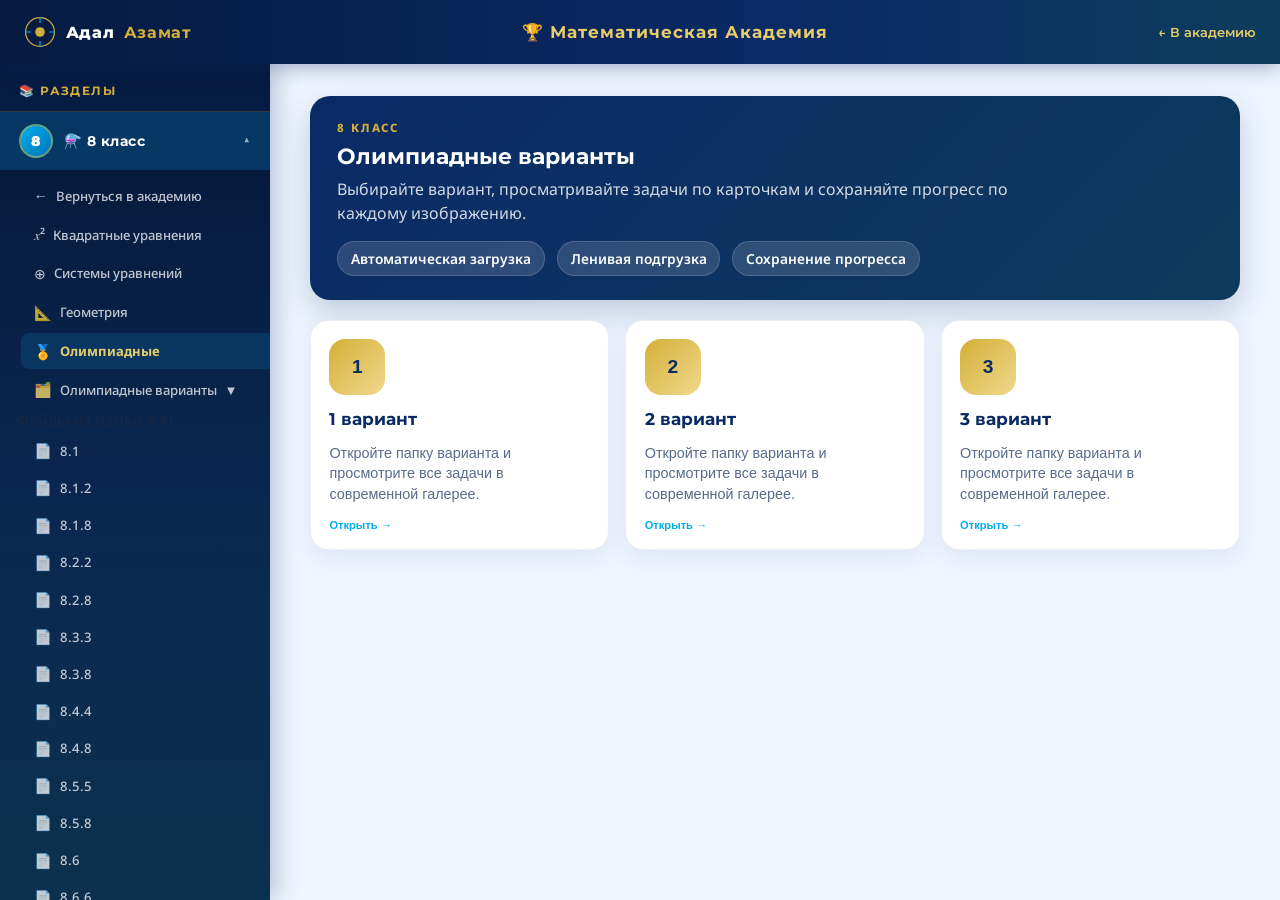
<file: 8kl.html>
<!DOCTYPE html>
<html lang="ru">
<head>
  <meta charset="UTF-8">
  <meta name="viewport" content="width=device-width, initial-scale=1.0">
  <title>8 класс | Математическая Академия</title>
  <link rel="preconnect" href="https://fonts.googleapis.com">
  <link rel="preconnect" href="https://fonts.gstatic.com" crossorigin>
  <link href="https://fonts.googleapis.com/css2?family=Montserrat:wght@400;500;600;700;800;900&family=Noto+Sans:wght@400;500;600;700&display=swap" rel="stylesheet">
  <link rel="stylesheet" href="gallery.css">
  <style>
    :root {
      --navy: #0A2A66;
      --navy-dark: #061a40;
      --teal: #00A8A8;
      --blue: #00AEEF;
      --gold: #D4AF37;
      --gold-light: #e8cc6a;
      --white: #ffffff;
      --bg: #f0f6ff;
      --text: #1a2744;
      --text-muted: #5a6b8a;
      --transition: 0.3s cubic-bezier(0.4, 0, 0.2, 1);
      --radius: 14px;
      --sidebar-w: 270px;
    }

    * { box-sizing: border-box; margin: 0; padding: 0; }
    body {
      font-family: "Noto Sans", sans-serif;
      background: var(--bg);
      color: var(--text);
      min-height: 100vh;
      display: flex;
      flex-direction: column;
    }

    .top-bar {
      position: fixed; top: 0; left: 0; right: 0; z-index: 200;
      height: 64px;
      background: linear-gradient(90deg, var(--navy-dark) 0%, var(--navy) 60%, #0d3d5c 100%);
      display: flex; align-items: center;
      padding: 0 1.5rem;
      gap: 1rem;
      box-shadow: 0 2px 20px rgba(10,42,102,0.4);
    }
    .top-bar .logo {
      display: flex; align-items: center; gap: 0.6rem;
      color: var(--white);
      font-family: "Montserrat", sans-serif;
      font-weight: 800;
      font-size: 1rem;
      letter-spacing: 0.04em;
      text-decoration: none;
      flex-shrink: 0;
    }
    .top-bar .logo strong { color: var(--gold); }
    .top-bar-title {
      font-family: "Montserrat", sans-serif;
      font-weight: 700; font-size: 1.05rem;
      color: var(--gold-light);
      letter-spacing: 0.06em; flex: 1; text-align: center;
    }
    .top-bar-right { display: flex; align-items: center; gap: 0.8rem; flex-shrink: 0; }
    .back-link {
      color: var(--gold-light);
      font-family: "Montserrat", sans-serif;
      font-weight: 600; font-size: 0.8rem;
      text-decoration: none;
      display: flex; align-items: center; gap: 0.3rem;
      transition: color var(--transition);
    }
    .back-link:hover { color: var(--white); }

    .layout { display: flex; min-height: 100vh; padding-top: 64px; }
    .sidebar {
      width: var(--sidebar-w);
      flex-shrink: 0;
      background: linear-gradient(180deg, var(--navy-dark) 0%, #0c2d5e 50%, #0d3a5c 100%);
      position: fixed; top: 64px; left: 0; bottom: 0;
      overflow-y: auto; overflow-x: hidden; z-index: 100;
      box-shadow: 4px 0 24px rgba(10,42,102,0.3);
    }
    .sidebar-header { padding: 1.2rem 1.2rem 0.8rem; border-bottom: 1px solid rgba(212,175,55,0.2); }
    .sidebar-header h2 {
      font-family: "Montserrat", sans-serif; font-size: 0.75rem; font-weight: 700;
      color: var(--gold); letter-spacing: 0.12em; text-transform: uppercase;
      display: flex; align-items: center; gap: 0.5rem;
    }
    .grade-group { border-bottom: 1px solid rgba(255,255,255,0.06); }
    .grade-toggle {
      width: 100%; background: none; border: none; cursor: pointer;
      padding: 0.75rem 1.2rem; display: flex; align-items: center; gap: 0.7rem;
      color: var(--white); font-family: "Montserrat", sans-serif; font-weight: 700;
      font-size: 0.88rem; letter-spacing: 0.03em; transition: background var(--transition);
      position: relative; text-align: left;
    }
    .grade-toggle:hover { background: rgba(0,174,239,0.12); }
    .grade-toggle.active { background: rgba(0,174,239,0.18); }
    .grade-num {
      width: 34px; height: 34px; border-radius: 50%;
      background: linear-gradient(135deg, var(--blue), #0076b6);
      color: var(--white); font-family: "Montserrat", sans-serif; font-weight: 900;
      font-size: 0.85rem; display: flex; align-items: center; justify-content: center; flex-shrink: 0;
      border: 2px solid rgba(212,175,55,0.5);
    }
    .grade-label { flex: 1; }
    .grade-arrow { font-size: 0.7rem; opacity: 0.6; transition: transform var(--transition); }
    .grade-toggle.active .grade-arrow { transform: rotate(180deg); }
    .grade-submenu { display: none; flex-direction: column; padding: 0.4rem 0 0.6rem 1rem; background: rgba(0,0,0,0.15); }
    .grade-submenu.open { display: flex; }
    .sub-btn {
      background: none; border: none; cursor: pointer; width: 100%; text-align: left;
      padding: 0.52rem 1rem 0.52rem 0.8rem; color: rgba(255,255,255,0.75);
      font-family: "Noto Sans", sans-serif; font-size: 0.82rem; font-weight: 500;
      border-radius: 8px; margin: 0.1rem 0.3rem; transition: all var(--transition);
      display: flex; align-items: center; gap: 0.5rem; position: relative; overflow: hidden; text-decoration: none;
    }
    .sub-btn:hover, .sub-btn.active-sub { color: var(--white); background: rgba(0,174,239,0.15); }
    .sub-btn.active-sub { color: var(--gold-light); font-weight: 700; }
    .sub-icon { font-size: 0.9rem; flex-shrink: 0; }

    .main-content { margin-left: var(--sidebar-w); flex: 1; padding: 2rem 2.5rem; min-height: calc(100vh - 64px); }

    @media (max-width: 900px) {
      .sidebar { transform: translateX(-100%); transition: transform var(--transition); }
      .sidebar.open { transform: translateX(0); }
      .main-content { margin-left: 0; padding: 1.5rem; }
    }
    @media (max-width: 600px) {
      .main-content { padding: 1rem; }
      .top-bar { padding: 0 1rem; }
      .top-bar-title { display: none; }
    }
  </style>
</head>
<body>
  <header class="top-bar">
    <a href="index.html" class="logo">
      <svg viewBox="0 0 40 40" fill="none" aria-hidden="true" width="32" height="32">
        <circle cx="20" cy="20" r="18" stroke="#D4AF37" stroke-width="1.5"/>
        <circle cx="20" cy="20" r="6" fill="#D4AF37"/>
        <g stroke="#00AEEF" stroke-width="1.5" stroke-linecap="round">
          <line x1="20" y1="2" x2="20" y2="8"/>
          <line x1="20" y1="32" x2="20" y2="38"/>
          <line x1="2" y1="20" x2="8" y2="20"/>
          <line x1="32" y1="20" x2="38" y2="20"/>
        </g>
      </svg>
      Адал <strong>Азамат</strong>
    </a>
    <div class="top-bar-title">🏆 Математическая Академия</div>
    <div class="top-bar-right">
      <a href="math-academy.html" class="back-link">← В академию</a>
    </div>
  </header>

  <div class="layout">
    <aside class="sidebar" id="sidebar">
      <div class="sidebar-header">
        <h2>📚 Разделы</h2>
      </div>
      <nav id="sidebar-nav">
        <div class="grade-group">
          <button class="grade-toggle active" aria-expanded="true">
            <span class="grade-num">8</span>
            <span class="grade-label">⚗️ 8 класс</span>
            <span class="grade-arrow">▼</span>
          </button>
          <div class="grade-submenu open">
            <a href="math-academy.html" class="sub-btn"><span class="sub-icon">←</span>Вернуться в академию</a>
            <a href="math-academy.html" class="sub-btn"><span class="sub-icon">𝑥²</span>Квадратные уравнения</a>
            <a href="math-academy.html" class="sub-btn"><span class="sub-icon">⊕</span>Системы уравнений</a>
            <a href="math-academy.html" class="sub-btn"><span class="sub-icon">📐</span>Геометрия</a>
            <a href="8kl.html" class="sub-btn active-sub"><span class="sub-icon">🏅</span>Олимпиадные</a>
            <button type="button" class="sub-btn sub-toggle"><span class="sub-icon">🗂️</span><span>Олимпиадные варианты</span><span class="sub-arrow">▼</span></button>
            <div class="sub-submenu">
              <div class="sub-subtitle">Файлы из папки 8 kl</div>
              <a href="8 kl/8.1.html" class="sub-btn sub-btn-child"><span class="sub-icon">📄</span>8.1</a>
              <a href="8 kl/8.1.2.html" class="sub-btn sub-btn-child"><span class="sub-icon">📄</span>8.1.2</a>
              <a href="8 kl/8.1.8.html" class="sub-btn sub-btn-child"><span class="sub-icon">📄</span>8.1.8</a>
              <a href="8 kl/8.2.2.html" class="sub-btn sub-btn-child"><span class="sub-icon">📄</span>8.2.2</a>
              <a href="8 kl/8.2.8.html" class="sub-btn sub-btn-child"><span class="sub-icon">📄</span>8.2.8</a>
              <a href="8 kl/8.3.3.html" class="sub-btn sub-btn-child"><span class="sub-icon">📄</span>8.3.3</a>
              <a href="8 kl/8.3.8.html" class="sub-btn sub-btn-child"><span class="sub-icon">📄</span>8.3.8</a>
              <a href="8 kl/8.4.4.html" class="sub-btn sub-btn-child"><span class="sub-icon">📄</span>8.4.4</a>
              <a href="8 kl/8.4.8.html" class="sub-btn sub-btn-child"><span class="sub-icon">📄</span>8.4.8</a>
              <a href="8 kl/8.5.5.html" class="sub-btn sub-btn-child"><span class="sub-icon">📄</span>8.5.5</a>
              <a href="8 kl/8.5.8.html" class="sub-btn sub-btn-child"><span class="sub-icon">📄</span>8.5.8</a>
              <a href="8 kl/8.6.html" class="sub-btn sub-btn-child"><span class="sub-icon">📄</span>8.6</a>
              <a href="8 kl/8.6.6.html" class="sub-btn sub-btn-child"><span class="sub-icon">📄</span>8.6.6</a>
              <a href="8 kl/8.7.7.html" class="sub-btn sub-btn-child"><span class="sub-icon">📄</span>8.7.7</a>
              <a href="8 kl/8.8.8.html" class="sub-btn sub-btn-child"><span class="sub-icon">📄</span>8.8.8</a>
              <a href="8 kl/8_1.html" class="sub-btn sub-btn-child"><span class="sub-icon">📄</span>8_1</a>
              <a href="8 kl/8_2.html" class="sub-btn sub-btn-child"><span class="sub-icon">📄</span>8_2</a>
              <a href="8 kl/8_3.html" class="sub-btn sub-btn-child"><span class="sub-icon">📄</span>8_3</a>
              <a href="8 kl/8_5.html" class="sub-btn sub-btn-child"><span class="sub-icon">📄</span>8_5</a>
            </div>
          </div>
        </div>
      </nav>
    </aside>

    <main class="main-content">
      <div id="content-area"></div>
    </main>
  </div>

  <script src="variant-loader.js"></script>
  <script src="gallery.js"></script>
  <script src="lightbox.js"></script>
  <script src="progress.js"></script>
</body>
</html>
</file>
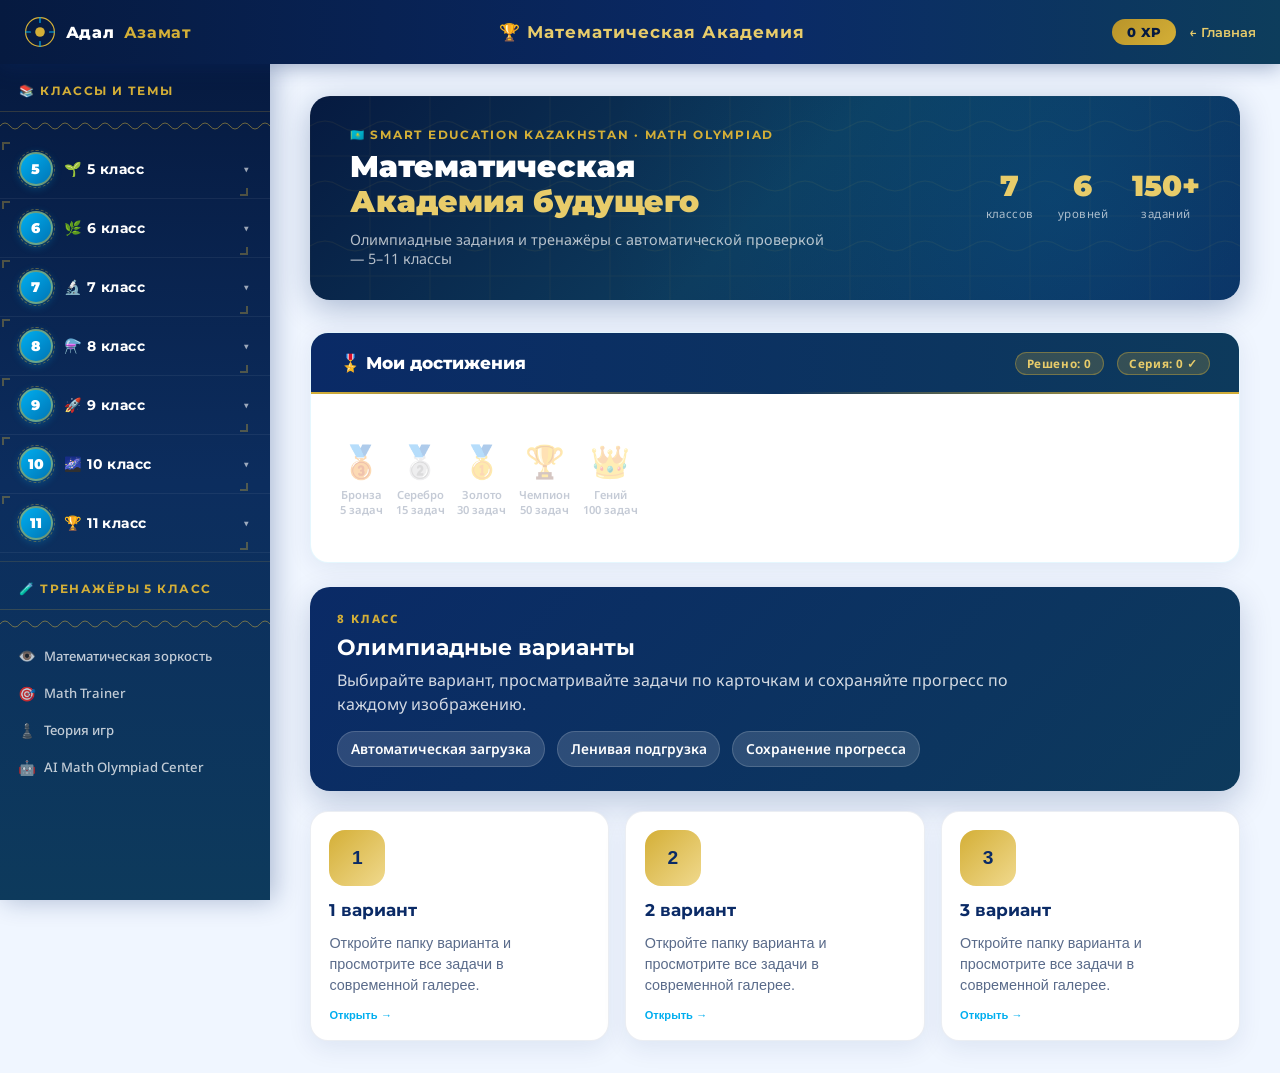
<file: math-academy.html>
<!DOCTYPE html>
<html lang="ru">
<head>
  <meta charset="UTF-8">
  <meta name="viewport" content="width=device-width, initial-scale=1.0">
  <title>Математическая Академия | Адал Азамат</title>
  <link rel="preconnect" href="https://fonts.googleapis.com">
  <link rel="preconnect" href="https://fonts.gstatic.com" crossorigin>
  <link href="https://fonts.googleapis.com/css2?family=Montserrat:wght@400;500;600;700;800;900&family=Noto+Sans:wght@400;500;600;700&display=swap" rel="stylesheet">
  <link rel="stylesheet" href="gallery.css">
  <style>
    :root {
      --navy: #0A2A66;
      --navy-light: #123d8a;
      --navy-dark: #061a40;
      --teal: #00A8A8;
      --teal-light: #33bdbd;
      --blue: #00AEEF;
      --gold: #D4AF37;
      --gold-light: #e8cc6a;
      --gold-dark: #b8942a;
      --white: #ffffff;
      --bg: #f0f6ff;
      --bg-alt: #e3edf9;
      --text: #1a2744;
      --text-muted: #5a6b8a;
      --font-heading: "Montserrat", sans-serif;
      --font-body: "Noto Sans", sans-serif;
      --transition: 0.3s cubic-bezier(0.4,0,0.2,1);
      --radius: 14px;
      --sidebar-w: 270px;
    }

    *, *::before, *::after { box-sizing: border-box; margin: 0; padding: 0; }
    html { scroll-behavior: smooth; }
    body {
      font-family: var(--font-body);
      background: var(--bg);
      color: var(--text);
      min-height: 100vh;
      display: flex;
      flex-direction: column;
    }

    /* ════════ HEADER ════════ */
    .top-bar {
      position: fixed; top: 0; left: 0; right: 0; z-index: 200;
      height: 64px;
      background: linear-gradient(90deg, var(--navy-dark) 0%, var(--navy) 60%, #0d3d5c 100%);
      display: flex; align-items: center;
      padding: 0 1.5rem;
      gap: 1rem;
      box-shadow: 0 2px 20px rgba(10,42,102,0.4);
    }
    .top-bar .logo {
      display: flex; align-items: center; gap: 0.6rem;
      color: var(--white);
      font-family: var(--font-heading);
      font-weight: 800;
      font-size: 1rem;
      letter-spacing: 0.04em;
      text-decoration: none;
      flex-shrink: 0;
    }
    .top-bar .logo svg { width: 32px; height: 32px; }
    .top-bar .logo strong { color: var(--gold); }
    .top-bar-title {
      font-family: var(--font-heading);
      font-weight: 700;
      font-size: 1.05rem;
      color: var(--gold-light);
      letter-spacing: 0.06em;
      flex: 1;
      text-align: center;
    }
    .top-bar-right {
      display: flex; align-items: center; gap: 0.8rem;
      flex-shrink: 0;
    }
    .xp-badge {
      background: linear-gradient(135deg, var(--gold-dark), var(--gold));
      color: var(--navy-dark);
      font-family: var(--font-heading);
      font-weight: 800;
      font-size: 0.8rem;
      padding: 0.35rem 0.9rem;
      border-radius: 20px;
      letter-spacing: 0.04em;
    }
    .back-link {
      color: var(--gold-light);
      font-family: var(--font-heading);
      font-weight: 600;
      font-size: 0.8rem;
      text-decoration: none;
      display: flex; align-items: center; gap: 0.3rem;
      transition: color var(--transition);
    }
    .back-link:hover { color: var(--white); }

    /* ════════ LAYOUT ════════ */
    .layout {
      display: flex;
      min-height: 100vh;
      padding-top: 64px;
    }

    /* ════════ SIDEBAR ════════ */
    .sidebar {
      width: var(--sidebar-w);
      flex-shrink: 0;
      background: linear-gradient(180deg, var(--navy-dark) 0%, #0c2d5e 50%, #0d3a5c 100%);
      position: fixed;
      top: 64px; left: 0; bottom: 0;
      overflow-y: auto;
      overflow-x: hidden;
      z-index: 100;
      box-shadow: 4px 0 24px rgba(10,42,102,0.3);
      scrollbar-width: thin;
      scrollbar-color: var(--gold-dark) transparent;
    }
    .sidebar::-webkit-scrollbar { width: 4px; }
    .sidebar::-webkit-scrollbar-thumb { background: var(--gold-dark); border-radius: 4px; }

    .sidebar-header {
      padding: 1.2rem 1.2rem 0.8rem;
      border-bottom: 1px solid rgba(212,175,55,0.2);
    }
    .sidebar-header h2 {
      font-family: var(--font-heading);
      font-size: 0.75rem;
      font-weight: 700;
      color: var(--gold);
      letter-spacing: 0.12em;
      text-transform: uppercase;
      display: flex; align-items: center; gap: 0.5rem;
    }

    /* ── Казахский орнамент разделитель ── */
    .ornament-line {
      width: 100%;
      height: 12px;
      margin: 0.5rem 0;
      background-image: url("data:image/svg+xml,%3Csvg xmlns='http://www.w3.org/2000/svg' width='40' height='12'%3E%3Cpath d='M0 6 Q5 0 10 6 Q15 12 20 6 Q25 0 30 6 Q35 12 40 6' fill='none' stroke='%23D4AF37' stroke-width='1' opacity='0.5'/%3E%3C/svg%3E");
      background-repeat: repeat-x;
      background-size: 40px 12px;
    }

    /* ── Grade groups ── */
    .grade-group { border-bottom: 1px solid rgba(255,255,255,0.06); }

    .grade-toggle {
      width: 100%;
      background: none;
      border: none;
      cursor: pointer;
      padding: 0.75rem 1.2rem;
      display: flex;
      align-items: center;
      gap: 0.7rem;
      color: var(--white);
      font-family: var(--font-heading);
      font-weight: 700;
      font-size: 0.88rem;
      letter-spacing: 0.03em;
      transition: background var(--transition);
      position: relative;
      text-align: left;
    }
    .grade-toggle:hover { background: rgba(0,174,239,0.12); }
    .grade-toggle.active { background: rgba(0,174,239,0.18); }

    .grade-num {
      width: 34px; height: 34px;
      border-radius: 50%;
      background: linear-gradient(135deg, var(--blue), #0076b6);
      color: var(--white);
      font-family: var(--font-heading);
      font-weight: 900;
      font-size: 0.85rem;
      display: flex; align-items: center; justify-content: center;
      flex-shrink: 0;
      border: 2px solid rgba(212,175,55,0.5);
      box-shadow: 0 2px 8px rgba(0,174,239,0.3);
      /* Казахский орнамент: внешнее кольцо */
      position: relative;
    }
    .grade-num::after {
      content: '';
      position: absolute;
      inset: -4px;
      border-radius: 50%;
      border: 1px dashed rgba(212,175,55,0.4);
      pointer-events: none;
    }

    .grade-label { flex: 1; }
    .grade-arrow {
      font-size: 0.7rem;
      opacity: 0.6;
      transition: transform var(--transition);
    }
    .grade-toggle.active .grade-arrow { transform: rotate(180deg); }

    /* Подменю */
    .grade-submenu {
      display: none;
      flex-direction: column;
      padding: 0.4rem 0 0.6rem 1rem;
      background: rgba(0,0,0,0.15);
    }
    .grade-submenu.open { display: flex; }

    .sub-btn {
      background: none;
      border: none;
      cursor: pointer;
      width: 100%;
      text-align: left;
      padding: 0.52rem 1rem 0.52rem 0.8rem;
      color: rgba(255,255,255,0.75);
      font-family: var(--font-body);
      font-size: 0.82rem;
      font-weight: 500;
      border-radius: 8px;
      margin: 0.1rem 0.3rem;
      transition: all var(--transition);
      display: flex; align-items: center; gap: 0.5rem;
      position: relative;
      overflow: hidden;
    }
    .sub-btn::before {
      content: '';
      position: absolute; left: 0; top: 0; bottom: 0; width: 0;
      background: linear-gradient(90deg, rgba(0,174,239,0.3), transparent);
      transition: width var(--transition);
    }
    .sub-btn:hover::before, .sub-btn.active-sub::before { width: 100%; }
    .sub-btn:hover, .sub-btn.active-sub {
      color: var(--white);
      background: rgba(0,174,239,0.15);
    }
    .sub-btn.active-sub {
      color: var(--gold-light);
      font-weight: 700;
    }
    .sub-submenu {
      display: none;
      flex-direction: column;
      padding: 0.2rem 0 0.2rem 0.9rem;
      gap: 0.1rem;
    }
    .sub-submenu.open { display: flex; }
    .sub-subtitle {
      padding: 0.28rem 0.4rem 0.18rem 0.5rem;
      color: var(--gold-light);
      font-size: 0.72rem;
      font-weight: 700;
      letter-spacing: 0.08em;
      text-transform: uppercase;
      opacity: 0.9;
    }
    .sub-btn.sub-btn-child {
      margin: 0.08rem 0;
      padding-left: 0.95rem;
      font-size: 0.78rem;
    }
    .sub-toggle {
      justify-content: space-between;
      padding-right: 0.8rem;
    }
    .sub-toggle .sub-arrow {
      font-size: 0.7rem;
      opacity: 0.7;
      transition: transform var(--transition);
    }
    .sub-toggle.active .sub-arrow { transform: rotate(180deg); }
    .sub-icon { font-size: 0.9rem; flex-shrink: 0; }

    a.sub-btn { text-decoration: none; }

    .sidebar-trainers {
      margin-top: 0.5rem;
      padding-bottom: 1rem;
      border-top: 1px solid rgba(212,175,55,0.15);
    }

    /* Орнамент на кнопках: золотой уголок */
    .grade-toggle {
      background-image: url("data:image/svg+xml,%3Csvg xmlns='http://www.w3.org/2000/svg' width='14' height='14'%3E%3Cpath d='M0 0 L8 0 L8 2 L2 2 L2 8 L0 8 Z' fill='%23D4AF37' opacity='0.35'/%3E%3C/svg%3E"),
                        url("data:image/svg+xml,%3Csvg xmlns='http://www.w3.org/2000/svg' width='14' height='14'%3E%3Cpath d='M14 14 L6 14 L6 12 L12 12 L12 6 L14 6 Z' fill='%23D4AF37' opacity='0.35'/%3E%3C/svg%3E");
      background-repeat: no-repeat, no-repeat;
      background-position: 2px 2px, calc(100% - 22px) calc(100% - 2px);
    }

    /* ════════ MAIN CONTENT ════════ */
    .main-content {
      margin-left: var(--sidebar-w);
      flex: 1;
      padding: 2rem 2.5rem;
      min-height: calc(100vh - 64px);
    }

    /* ── Hero баннер раздела ── */
    .academy-hero {
      background: linear-gradient(135deg, var(--navy-dark) 0%, #0d3a5c 50%, #0c2d5e 100%);
      border-radius: 20px;
      padding: 2rem 2.5rem;
      margin-bottom: 2rem;
      display: flex;
      align-items: center;
      justify-content: space-between;
      gap: 1.5rem;
      overflow: hidden;
      position: relative;
      box-shadow: 0 8px 32px rgba(10,42,102,0.3);
    }
    .academy-hero::before {
      content: '';
      position: absolute; inset: 0;
      background-image:
        radial-gradient(circle at 80% 50%, rgba(0,174,239,0.12) 0%, transparent 60%),
        url("data:image/svg+xml,%3Csvg xmlns='http://www.w3.org/2000/svg' width='60' height='60'%3E%3Crect x='0' y='0' width='60' height='60' fill='none' stroke='rgba(212,175,55,0.06)' stroke-width='1'/%3E%3Cpath d='M0 30 Q15 20 30 30 Q45 40 60 30' fill='none' stroke='rgba(212,175,55,0.08)' stroke-width='1'/%3E%3C/svg%3E");
      background-size: cover, 60px 60px;
      pointer-events: none;
    }
    .hero-text-block { position: relative; z-index: 1; }
    .hero-eyebrow {
      font-family: var(--font-heading);
      font-size: 0.72rem;
      font-weight: 700;
      letter-spacing: 0.15em;
      color: var(--gold);
      text-transform: uppercase;
      margin-bottom: 0.5rem;
    }
    .hero-title {
      font-family: var(--font-heading);
      font-size: 1.9rem;
      font-weight: 900;
      color: var(--white);
      line-height: 1.15;
      margin-bottom: 0.6rem;
    }
    .hero-title span { color: var(--gold-light); }
    .hero-sub {
      color: rgba(255,255,255,0.7);
      font-size: 0.9rem;
      max-width: 480px;
    }
    .hero-stats {
      display: flex;
      gap: 1.5rem;
      position: relative; z-index: 1;
      flex-shrink: 0;
    }
    .hero-stat {
      text-align: center;
      color: var(--white);
    }
    .hero-stat strong {
      display: block;
      font-family: var(--font-heading);
      font-size: 1.8rem;
      font-weight: 900;
      color: var(--gold-light);
      line-height: 1;
    }
    .hero-stat span {
      font-size: 0.72rem;
      opacity: 0.65;
      letter-spacing: 0.04em;
    }

    /* ── Уровень баннер ── */
    .level-bar {
      background: var(--white);
      border-radius: var(--radius);
      padding: 1.2rem 1.5rem;
      margin-bottom: 1.5rem;
      display: flex;
      align-items: center;
      gap: 1.5rem;
      box-shadow: 0 4px 16px rgba(10,42,102,0.08);
      border: 1px solid rgba(0,174,239,0.15);
    }
    .level-bar .level-icon {
      font-size: 2rem;
      flex-shrink: 0;
    }
    .level-bar h3 {
      font-family: var(--font-heading);
      font-weight: 800;
      font-size: 1rem;
      color: var(--navy);
      margin-bottom: 0.15rem;
    }
    .level-bar p {
      font-size: 0.82rem;
      color: var(--text-muted);
    }
    .level-progress-wrap {
      flex: 1;
      margin-left: auto;
      max-width: 220px;
    }
    .level-progress-label {
      display: flex;
      justify-content: space-between;
      font-size: 0.75rem;
      font-weight: 600;
      color: var(--text-muted);
      margin-bottom: 0.35rem;
    }
    .level-bar-track {
      height: 8px;
      border-radius: 4px;
      background: var(--bg-alt);
      overflow: hidden;
    }
    .level-bar-fill {
      height: 100%;
      border-radius: 4px;
      background: linear-gradient(90deg, var(--teal), var(--blue));
      transition: width 0.8s ease;
    }

    /* ── Панель контента ── */
    .content-panel {
      background: var(--white);
      border-radius: 18px;
      box-shadow: 0 4px 24px rgba(10,42,102,0.08);
      border: 1px solid rgba(0,174,239,0.1);
      overflow: hidden;
    }

    .panel-header {
      background: linear-gradient(90deg, var(--navy) 0%, #0d3a5c 100%);
      padding: 1.2rem 1.8rem;
      display: flex;
      align-items: center;
      justify-content: space-between;
      gap: 1rem;
      position: relative;
      overflow: hidden;
    }
    .panel-header::after {
      content: '';
      position: absolute; bottom: 0; left: 0; right: 0; height: 2px;
      background: linear-gradient(90deg, var(--gold), transparent, var(--gold));
    }
    .panel-header h2 {
      font-family: var(--font-heading);
      font-weight: 800;
      font-size: 1.05rem;
      color: var(--white);
      display: flex; align-items: center; gap: 0.6rem;
    }
    .panel-meta {
      display: flex; align-items: center; gap: 0.8rem;
      flex-wrap: wrap;
    }
    .badge-pill {
      background: rgba(212,175,55,0.2);
      color: var(--gold-light);
      border: 1px solid rgba(212,175,55,0.4);
      border-radius: 20px;
      font-size: 0.73rem;
      font-weight: 700;
      padding: 0.2rem 0.7rem;
      letter-spacing: 0.05em;
    }

    .panel-body { padding: 1.8rem; }

    /* ── Вкладки тем ── */
    .topic-tabs {
      display: flex;
      gap: 0.5rem;
      margin-bottom: 1.5rem;
      flex-wrap: wrap;
    }
    .topic-tab {
      background: var(--bg-alt);
      border: 2px solid transparent;
      border-radius: 10px;
      padding: 0.5rem 1rem;
      font-family: var(--font-heading);
      font-weight: 600;
      font-size: 0.8rem;
      color: var(--text-muted);
      cursor: pointer;
      transition: all var(--transition);
    }
    .topic-tab:hover { border-color: var(--teal); color: var(--teal); }
    .topic-tab.active {
      background: linear-gradient(135deg, var(--navy), var(--navy-light));
      color: var(--white);
      border-color: var(--navy);
      box-shadow: 0 3px 12px rgba(10,42,102,0.25);
    }

    /* ── Задания ── */
    .tasks-list { display: flex; flex-direction: column; gap: 1.2rem; }

    .task-card {
      border: 2px solid var(--bg-alt);
      border-radius: 14px;
      overflow: hidden;
      transition: border-color var(--transition), box-shadow var(--transition);
    }
    .task-card:hover { border-color: rgba(0,174,239,0.3); box-shadow: 0 4px 16px rgba(0,174,239,0.1); }
    .task-card.correct { border-color: #22c55e; background: rgba(34,197,94,0.03); }
    .task-card.wrong { border-color: #ef4444; background: rgba(239,68,68,0.03); }

    .task-head {
      background: var(--bg-alt);
      padding: 0.9rem 1.2rem;
      display: flex;
      align-items: center;
      gap: 0.8rem;
    }
    .task-num {
      width: 28px; height: 28px;
      border-radius: 50%;
      background: linear-gradient(135deg, var(--navy), var(--navy-light));
      color: var(--white);
      font-family: var(--font-heading);
      font-weight: 800;
      font-size: 0.75rem;
      display: flex; align-items: center; justify-content: center;
      flex-shrink: 0;
    }
    .task-difficulty {
      margin-left: auto;
      font-size: 0.72rem;
      font-weight: 700;
      padding: 0.2rem 0.6rem;
      border-radius: 8px;
      letter-spacing: 0.04em;
    }
    .diff-easy { background: rgba(34,197,94,0.12); color: #16a34a; }
    .diff-med { background: rgba(234,179,8,0.12); color: #b45309; }
    .diff-hard { background: rgba(239,68,68,0.12); color: #dc2626; }
    .diff-olymp { background: rgba(139,92,246,0.12); color: #7c3aed; }

    .task-q {
      padding: 1rem 1.2rem;
      font-size: 0.92rem;
      font-weight: 600;
      color: var(--text);
      line-height: 1.55;
    }
    .task-q .formula {
      display: inline-block;
      background: var(--navy-dark);
      color: var(--gold-light);
      font-family: "Courier New", monospace;
      font-size: 0.95em;
      padding: 0.15em 0.5em;
      border-radius: 6px;
      letter-spacing: 0.03em;
    }

    .task-options {
      padding: 0 1.2rem 1rem;
      display: flex;
      flex-direction: column;
      gap: 0.5rem;
    }
    .option-btn {
      background: var(--bg);
      border: 2px solid rgba(10,42,102,0.1);
      border-radius: 10px;
      padding: 0.65rem 1rem;
      text-align: left;
      font-size: 0.88rem;
      font-weight: 500;
      color: var(--text);
      cursor: pointer;
      transition: all var(--transition);
      display: flex; align-items: center; gap: 0.7rem;
    }
    .option-btn:hover:not(:disabled) {
      border-color: var(--blue);
      background: rgba(0,174,239,0.06);
      color: var(--navy);
    }
    .option-btn.selected { border-color: var(--navy); background: rgba(10,42,102,0.07); }
    .option-btn.correct-ans {
      border-color: #22c55e;
      background: rgba(34,197,94,0.1);
      color: #15803d;
      font-weight: 700;
    }
    .option-btn.wrong-ans {
      border-color: #ef4444;
      background: rgba(239,68,68,0.1);
      color: #b91c1c;
    }
    .option-btn:disabled { cursor: default; }
    .opt-letter {
      width: 22px; height: 22px;
      border-radius: 50%;
      background: rgba(10,42,102,0.1);
      color: var(--navy);
      font-family: var(--font-heading);
      font-weight: 700;
      font-size: 0.72rem;
      display: flex; align-items: center; justify-content: center;
      flex-shrink: 0;
    }

    .task-input-row {
      padding: 0 1.2rem 1rem;
      display: flex; gap: 0.7rem;
    }
    .task-input {
      flex: 1;
      border: 2px solid rgba(10,42,102,0.15);
      border-radius: 10px;
      padding: 0.6rem 1rem;
      font-size: 0.9rem;
      font-family: var(--font-body);
      color: var(--text);
      background: var(--bg);
      outline: none;
      transition: border-color var(--transition);
    }
    .task-input:focus { border-color: var(--blue); }
    .check-btn {
      background: linear-gradient(135deg, var(--navy), var(--navy-light));
      color: var(--white);
      border: none;
      border-radius: 10px;
      padding: 0.6rem 1.2rem;
      font-family: var(--font-heading);
      font-weight: 700;
      font-size: 0.82rem;
      cursor: pointer;
      transition: all var(--transition);
      white-space: nowrap;
    }
    .check-btn:hover { background: linear-gradient(135deg, var(--teal-dark), var(--teal)); }

    .task-feedback {
      padding: 0 1.2rem 1rem;
      font-size: 0.83rem;
      font-weight: 600;
      border-radius: 8px;
      display: none;
    }
    .task-feedback.show { display: block; }
    .task-feedback.ok { color: #15803d; }
    .task-feedback.err { color: #b91c1c; }

    /* ── Тренажёр ── */
    .trainer-card {
      background: linear-gradient(135deg, #f0f7ff 0%, #e8f4ff 100%);
      border: 2px solid rgba(0,174,239,0.2);
      border-radius: 16px;
      padding: 1.5rem;
      margin-bottom: 1.5rem;
    }
    .trainer-card h3 {
      font-family: var(--font-heading);
      font-weight: 800;
      font-size: 1rem;
      color: var(--navy);
      margin-bottom: 0.4rem;
      display: flex; align-items: center; gap: 0.5rem;
    }
    .trainer-desc {
      font-size: 0.85rem;
      color: var(--text-muted);
      margin-bottom: 1.2rem;
    }
    .trainer-display {
      background: var(--navy-dark);
      border-radius: 12px;
      padding: 1rem 1.5rem;
      margin-bottom: 1rem;
      font-family: "Courier New", monospace;
      font-size: 1.1rem;
      color: var(--gold-light);
      letter-spacing: 0.05em;
      min-height: 52px;
      display: flex; align-items: center;
    }
    .trainer-controls {
      display: flex; gap: 0.7rem; flex-wrap: wrap; align-items: center;
    }
    .trainer-input {
      border: 2px solid rgba(0,174,239,0.3);
      border-radius: 10px;
      padding: 0.6rem 1rem;
      font-size: 0.95rem;
      font-family: var(--font-body);
      min-width: 120px;
      outline: none;
      background: var(--white);
      transition: border-color var(--transition);
    }
    .trainer-input:focus { border-color: var(--blue); }
    .trainer-btn {
      border: none;
      border-radius: 10px;
      padding: 0.6rem 1.2rem;
      font-family: var(--font-heading);
      font-weight: 700;
      font-size: 0.82rem;
      cursor: pointer;
      transition: all var(--transition);
    }
    .trainer-btn.primary {
      background: linear-gradient(135deg, var(--teal-dark), var(--teal));
      color: var(--white);
    }
    .trainer-btn.secondary {
      background: linear-gradient(135deg, var(--gold-dark), var(--gold));
      color: var(--navy-dark);
    }
    .trainer-btn:hover { opacity: 0.88; transform: translateY(-1px); }
    .trainer-result {
      margin-top: 0.8rem;
      font-size: 0.88rem;
      font-weight: 600;
      padding: 0.6rem 1rem;
      border-radius: 8px;
      display: none;
    }
    .trainer-result.show { display: block; }
    .trainer-result.ok { background: rgba(34,197,94,0.1); color: #15803d; border: 1px solid #86efac; }
    .trainer-result.err { background: rgba(239,68,68,0.1); color: #b91c1c; border: 1px solid #fca5a5; }
    .trainer-result.info { background: rgba(0,174,239,0.1); color: #0369a1; border: 1px solid #7dd3fc; }

    /* ── Счётчик прогресса ── */
    .progress-summary {
      background: linear-gradient(135deg, var(--navy-dark), #0d3a5c);
      border-radius: 14px;
      padding: 1.2rem 1.5rem;
      margin-bottom: 1.5rem;
      display: flex;
      align-items: center;
      gap: 2rem;
      flex-wrap: wrap;
    }
    .prog-item { text-align: center; }
    .prog-item strong {
      display: block;
      font-family: var(--font-heading);
      font-size: 1.6rem;
      font-weight: 900;
      color: var(--gold-light);
      line-height: 1;
    }
    .prog-item span { font-size: 0.72rem; color: rgba(255,255,255,0.6); }

    /* ── Медали ── */
    .medals-row {
      display: flex; gap: 0.8rem; flex-wrap: wrap;
      padding: 1rem 0;
    }
    .medal-item {
      display: flex; flex-direction: column; align-items: center; gap: 0.3rem;
      opacity: 0.35;
      transition: opacity var(--transition);
    }
    .medal-item.earned { opacity: 1; }
    .medal-icon { font-size: 2rem; }
    .medal-label { font-size: 0.7rem; font-weight: 600; color: var(--text-muted); text-align: center; }

    /* ── Приветственный экран ── */
    .welcome-screen {
      display: flex;
      flex-direction: column;
      align-items: center;
      justify-content: center;
      text-align: center;
      padding: 4rem 2rem;
      gap: 1.2rem;
    }
    .welcome-screen .big-icon { font-size: 5rem; }
    .welcome-screen h2 {
      font-family: var(--font-heading);
      font-weight: 900;
      font-size: 1.6rem;
      color: var(--navy);
    }
    .welcome-screen p { color: var(--text-muted); max-width: 400px; font-size: 0.9rem; }
    .welcome-grid {
      display: grid;
      grid-template-columns: repeat(auto-fit, minmax(140px, 1fr));
      gap: 0.8rem;
      width: 100%;
      max-width: 560px;
      margin-top: 0.5rem;
    }
    .welcome-grade-btn {
      background: linear-gradient(135deg, var(--navy), var(--navy-light));
      color: var(--white);
      border: 2px solid rgba(212,175,55,0.4);
      border-radius: 12px;
      padding: 1rem;
      cursor: pointer;
      font-family: var(--font-heading);
      font-weight: 700;
      font-size: 0.9rem;
      transition: all var(--transition);
      display: flex; flex-direction: column; align-items: center; gap: 0.3rem;
    }
    .welcome-grade-btn:hover {
      background: linear-gradient(135deg, var(--teal-dark), var(--teal));
      border-color: var(--gold);
      transform: translateY(-3px);
      box-shadow: 0 8px 20px rgba(0,168,168,0.3);
    }
    .welcome-grade-btn span { font-size: 1.4rem; }

    /* ── Адаптив ── */
    .sidebar-toggle {
      display: none;
      position: fixed;
      bottom: 1.5rem; left: 1.5rem;
      z-index: 300;
      width: 48px; height: 48px;
      border-radius: 50%;
      background: linear-gradient(135deg, var(--navy), var(--blue));
      color: var(--white);
      border: 2px solid var(--gold);
      font-size: 1.2rem;
      cursor: pointer;
      box-shadow: 0 4px 16px rgba(10,42,102,0.4);
      align-items: center; justify-content: center;
    }

    @media (max-width: 900px) {
      .sidebar {
        transform: translateX(-100%);
        transition: transform var(--transition);
      }
      .sidebar.open { transform: translateX(0); }
      .main-content { margin-left: 0; padding: 1.5rem; }
      .sidebar-toggle { display: flex; }
      .hero-stats { display: none; }
      .hero-title { font-size: 1.4rem; }
    }
    @media (max-width: 600px) {
      .main-content { padding: 1rem; }
      .academy-hero { padding: 1.5rem; }
    }

    /* ── Toast уведомление ── */
    .toast {
      position: fixed;
      top: 80px; right: 1.5rem;
      z-index: 9999;
      padding: 0.8rem 1.4rem;
      border-radius: 12px;
      font-family: var(--font-heading);
      font-weight: 700;
      font-size: 0.88rem;
      color: var(--white);
      box-shadow: 0 8px 24px rgba(0,0,0,0.2);
      opacity: 0;
      transform: translateY(-12px);
      transition: all 0.4s ease;
      pointer-events: none;
    }
    .toast.show { opacity: 1; transform: translateY(0); }
    .toast.ok { background: linear-gradient(135deg, #16a34a, #22c55e); }
    .toast.err { background: linear-gradient(135deg, #dc2626, #ef4444); }
    .toast.gold { background: linear-gradient(135deg, var(--gold-dark), var(--gold)); color: var(--navy-dark); }
  </style>
</head>
<body>

<!-- TOAST -->
<div class="toast" id="toast"></div>

<!-- HEADER -->
<header class="top-bar">
  <a href="index.html" class="logo">
    <svg viewBox="0 0 40 40" fill="none" aria-hidden="true">
      <circle cx="20" cy="20" r="18" stroke="#D4AF37" stroke-width="1.5"/>
      <circle cx="20" cy="20" r="6" fill="#D4AF37"/>
      <g stroke="#00AEEF" stroke-width="1.5" stroke-linecap="round">
        <line x1="20" y1="2" x2="20" y2="8"/>
        <line x1="20" y1="32" x2="20" y2="38"/>
        <line x1="2" y1="20" x2="8" y2="20"/>
        <line x1="32" y1="20" x2="38" y2="20"/>
      </g>
    </svg>
    Адал <strong>Азамат</strong>
  </a>
  <div class="top-bar-title">🏆 Математическая Академия</div>
  <div class="top-bar-right">
    <div class="xp-badge" id="total-xp">0 XP</div>
    <a href="index.html" class="back-link">← Главная</a>
  </div>
</header>

<!-- SIDEBAR TOGGLE (mobile) -->
<button class="sidebar-toggle" id="sidebar-toggle" aria-label="Открыть меню">☰</button>

<div class="layout">

  <!-- ════════ SIDEBAR ════════ -->
  <aside class="sidebar" id="sidebar">
    <div class="sidebar-header">
      <h2>📚 Классы и темы</h2>
    </div>
    <div class="ornament-line"></div>
    <nav id="sidebar-nav"></nav>
    <div class="sidebar-trainers">
      <div class="sidebar-header">
        <h2>🧪 Тренажёры 5 класс</h2>
      </div>
      <div class="ornament-line"></div>
      <a href="5kl.html" class="sub-btn"><span class="sub-icon">👁️</span>Математическая зоркость</a>
      <a href="5kl_2.html" class="sub-btn"><span class="sub-icon">🎯</span>Math Trainer</a>
      <a href="5kl_4.html" class="sub-btn"><span class="sub-icon">♟️</span>Теория игр</a>
      <a href="5kl_5.html" class="sub-btn"><span class="sub-icon">🤖</span>AI Math Olympiad Center</a>
    </div>
  </aside>

  <!-- ════════ MAIN ════════ -->
  <main class="main-content" id="main-content">

    <!-- Hero -->
    <div class="academy-hero">
      <div class="hero-text-block">
        <div class="hero-eyebrow">🇰🇿 Smart Education Kazakhstan · Math Olympiad</div>
        <h1 class="hero-title">Математическая<br><span>Академия будущего</span></h1>
        <p class="hero-sub">Олимпиадные задания и тренажёры с автоматической проверкой — 5–11 классы</p>
      </div>
      <div class="hero-stats">
        <div class="hero-stat"><strong>7</strong><span>классов</span></div>
        <div class="hero-stat"><strong>6</strong><span>уровней</span></div>
        <div class="hero-stat"><strong>150+</strong><span>заданий</span></div>
      </div>
    </div>

    <!-- Медали -->
    <div class="content-panel" style="margin-bottom:1.5rem">
      <div class="panel-header">
        <h2>🎖️ Мои достижения</h2>
        <div class="panel-meta">
          <span class="badge-pill" id="solved-count">Решено: 0</span>
          <span class="badge-pill" id="streak-count">Серия: 0 ✓</span>
        </div>
      </div>
      <div class="panel-body">
        <div class="medals-row" id="medals-row">
          <div class="medal-item" id="medal-bronze"><div class="medal-icon">🥉</div><div class="medal-label">Бронза<br>5 задач</div></div>
          <div class="medal-item" id="medal-silver"><div class="medal-icon">🥈</div><div class="medal-label">Серебро<br>15 задач</div></div>
          <div class="medal-item" id="medal-gold"><div class="medal-icon">🥇</div><div class="medal-label">Золото<br>30 задач</div></div>
          <div class="medal-item" id="medal-champ"><div class="medal-icon">🏆</div><div class="medal-label">Чемпион<br>50 задач</div></div>
          <div class="medal-item" id="medal-genius"><div class="medal-icon">👑</div><div class="medal-label">Гений<br>100 задач</div></div>
        </div>
      </div>
    </div>

    <!-- Контент -->
    <div id="content-area">
      <div class="content-panel">
        <div class="welcome-screen">
          <div class="big-icon">🧮</div>
          <h2>Выберите класс в меню слева</h2>
          <p>Откройте нужный класс и тему — задания появятся здесь. Каждая правильно решённая задача приносит XP и медали.</p>
          <div class="welcome-grid" id="quick-grade-btns"></div>
        </div>
      </div>
    </div>

  </main>
</div>

<script>
// ══════════════════════════════════════════════
//  БАНК ДАННЫХ
// ══════════════════════════════════════════════

const GRADES = [
  { g: 5, label: '5 класс', icon: '🌱' },
  { g: 6, label: '6 класс', icon: '🌿' },
  { g: 7, label: '7 класс', icon: '🔬' },
  { g: 8, label: '8 класс', icon: '⚗️' },
  { g: 9, label: '9 класс', icon: '🚀' },
  { g: 10, label: '10 класс', icon: '🌌' },
  { g: 11, label: '11 класс', icon: '🏆' },
];

const CURRICULUM = {
  5: [
    { id:'5_arith', label:'Арифметика', icon:'🔢' },
    { id:'5_fractions', label:'Дроби', icon:'½' },
    { id:'5_geometry', label:'Геометрия', icon:'📐' },
    { id:'5_olymp', label:'Олимпиадные', icon:'🏅' },
  ],
  6: [
    { id:'6_percent', label:'Проценты', icon:'%' },
    { id:'6_ratio', label:'Пропорции', icon:'⚖️' },
    { id:'6_integers', label:'Целые числа', icon:'ℤ' },
    { id:'6_olymp', label:'Олимпиадные', icon:'🏅' },
  ],
  7: [
    { id:'7_algebra', label:'Алгебра', icon:'𝑥' },
    { id:'7_linear', label:'Линейные уравнения', icon:'📈' },
    { id:'7_geometry', label:'Геометрия', icon:'📐' },
    { id:'7_olymp', label:'Олимпиадные', icon:'🏅' },
  ],
  8: [
    { id:'8_quadratic', label:'Квадратные уравнения', icon:'𝑥²' },
    { id:'8_systems', label:'Системы уравнений', icon:'⊕' },
    { id:'8_geometry', label:'Геометрия', icon:'📐' },
    { id:'8_olymp', label:'Олимпиадные', icon:'🏅' },
  ],
  9: [
    { id:'9_functions', label:'Функции', icon:'𝑓(𝑥)' },
    { id:'9_progressions', label:'Прогрессии', icon:'∑' },
    { id:'9_geometry', label:'Стереометрия', icon:'🔷' },
    { id:'9_olymp', label:'Олимпиадные', icon:'🏅' },
  ],
  10: [
    { id:'10_trig', label:'Тригонометрия', icon:'sin' },
    { id:'10_combinatorics', label:'Комбинаторика', icon:'🎲' },
    { id:'10_probability', label:'Вероятность', icon:'📊' },
    { id:'10_olymp', label:'Олимпиадные', icon:'🏅' },
  ],
  11: [
    { id:'11_derivatives', label:'Производные', icon:"𝑓'" },
    { id:'11_integrals', label:'Интегралы', icon:'∫' },
    { id:'11_limits', label:'Пределы', icon:'lim' },
    { id:'11_olymp', label:'Олимпиадные', icon:'🏅' },
  ],
};

// Задания по темам
const EXTRA_8_CLASS_PAGES = [
  { label:'8.1', file:'8 kl/8.1.html', icon:'📄' },
  { label:'8.1.2', file:'8 kl/8.1.2.html', icon:'📄' },
  { label:'8.1.8', file:'8 kl/8.1.8.html', icon:'📄' },
  { label:'8.2.2', file:'8 kl/8.2.2.html', icon:'📄' },
  { label:'8.2.8', file:'8 kl/8.2.8.html', icon:'📄' },
  { label:'8.3.3', file:'8 kl/8.3.3.html', icon:'📄' },
  { label:'8.3.8', file:'8 kl/8.3.8.html', icon:'📄' },
  { label:'8.4.4', file:'8 kl/8.4.4.html', icon:'📄' },
  { label:'8.4.8', file:'8 kl/8.4.8.html', icon:'📄' },
  { label:'8.5.5', file:'8 kl/8.5.5.html', icon:'📄' },
  { label:'8.5.8', file:'8 kl/8.5.8.html', icon:'📄' },
  { label:'8.6', file:'8 kl/8.6.html', icon:'📄' },
  { label:'8.6.6', file:'8 kl/8.6.6.html', icon:'📄' },
  { label:'8.7.7', file:'8 kl/8.7.7.html', icon:'📄' },
  { label:'8.8.8', file:'8 kl/8.8.8.html', icon:'📄' },
  { label:'8_1', file:'8 kl/8_1.html', icon:'📄' },
  { label:'8_2', file:'8 kl/8_2.html', icon:'📄' },
  { label:'8_3', file:'8 kl/8_3.html', icon:'📄' },
  { label:'8_5', file:'8 kl/8_5.html', icon:'📄' },
];

const TASKS = {

  /* ── 5 КЛАСС ── */
  '5_arith': {
    title: 'Арифметика · 5 класс',
    level: 'Уровень 1 — Исследователь',
    levelIcon: '🌱',
    xpPerTask: 10,
    tasks: [
      { type:'choice', diff:'easy', q:'Чему равно: 24 × 5 − 18 ÷ 6?', opts:['113','117','120','118'], ans:1 },
      { type:'input',  diff:'easy', q:'Найдите наибольший общий делитель (НОД) чисел 36 и 48.', ans:'12' },
      { type:'choice', diff:'med',  q:'Поезд проехал 240 км за 3 часа. Какова его средняя скорость (км/ч)?', opts:['70','80','90','100'], ans:1 },
      { type:'input',  diff:'med',  q:'Сумма трёх последовательных натуральных чисел равна 48. Найдите наименьшее из них.', ans:'15' },
      { type:'choice', diff:'hard', q:'В ряду чисел: 1, 4, 9, 16, 25, … Какое следующее число?', opts:['30','36','42','49'], ans:1 },
    ],
    trainer: { type:'arithmetic', label:'Арифметический тренажёр', desc:'Быстрые вычисления — тренируй скорость счёта!' }
  },

  '5_fractions': {
    title: 'Дроби · 5 класс',
    level: 'Уровень 1 — Исследователь',
    levelIcon: '🌱',
    xpPerTask: 10,
    tasks: [
      { type:'choice', diff:'easy', q:'Сколько будет: ½ + ⅓?', opts:['4/5','5/6','2/3','7/12'], ans:1 },
      { type:'input',  diff:'easy', q:'Переведите в десятичную дробь: 3/4', ans:'0.75' },
      { type:'choice', diff:'med',  q:'Из числа 5/6 вычли 1/4. Что получилось?', opts:['4/2','7/12','8/12','1/2'], ans:1 },
      { type:'input',  diff:'med',  q:'Чему равно 2⅓ × 1½? Введите ответ в виде десятичной дроби (округлите до 2 знаков).', ans:'3.5' },
      { type:'choice', diff:'hard', q:'Какое наименьшее общее кратное (НОК) у 4, 6 и 10?', opts:['20','30','60','120'], ans:1 },
    ],
    trainer: { type:'fractions', label:'Тренажёр дробей', desc:'Сложение и вычитание дробей с разными знаменателями.' }
  },

  '5_geometry': {
    title: 'Геометрия · 5 класс',
    level: 'Уровень 1 — Исследователь',
    levelIcon: '🌱',
    xpPerTask: 10,
    tasks: [
      { type:'choice', diff:'easy', q:'Периметр прямоугольника 7×4 см. Чему он равен?', opts:['22 см','28 см','24 см','11 см'], ans:0 },
      { type:'input',  diff:'easy', q:'Площадь квадрата со стороной 9 см (в кв.см):', ans:'81' },
      { type:'choice', diff:'med',  q:'Сумма углов треугольника равна:', opts:['90°','180°','270°','360°'], ans:1 },
      { type:'input',  diff:'med',  q:'Прямоугольник имеет площадь 56 кв.см, одна сторона 7 см. Найдите другую сторону (см).', ans:'8' },
      { type:'choice', diff:'hard', q:'Площадь круга с радиусом 3 см (π ≈ 3.14), приблизительно:', opts:['18.84','28.26','9.42','37.68'], ans:1 },
    ],
    trainer: { type:'geometry5', label:'Геометрический тренажёр', desc:'Вычисляй площади и периметры фигур.' }
  },

  '5_olymp': {
    title: 'Олимпиадные задачи · 5 класс',
    level: 'Уровень 3 — Олимпиадник',
    levelIcon: '🏅',
    xpPerTask: 30,
    tasks: [
      { type:'input',  diff:'olymp', q:'Магический квадрат 3×3 заполнен числами 1–9. Сумма в каждой строке, столбце и диагонали одинакова. Чему равна эта сумма?', ans:'15' },
      { type:'choice', diff:'olymp', q:'Крестьянин несёт волка, козу и капусту через реку (лодка на 2). Как перевезти, чтобы никто никого не съел? Минимальное количество переправ:', opts:['5','7','9','11'], ans:1 },
      { type:'input',  diff:'olymp', q:'Сколько двузначных чисел делится и на 3, и на 5?', ans:'6' },
      { type:'choice', diff:'olymp', q:'Найдите сумму первых 10 натуральных чисел: 1+2+3+…+10:', opts:['45','50','55','60'], ans:2 },
      { type:'input',  diff:'olymp', q:'У Аиды в 3 раза больше монет, чем у Бекзата. Вместе у них 48. Сколько у Аиды?', ans:'36' },
    ],
    trainer: { type:'logic5', label:'Логический тренажёр', desc:'Олимпиадные логические задачки для 5 класса.' }
  },

  /* ── 6 КЛАСС ── */
  '6_percent': {
    title: 'Проценты · 6 класс',
    level: 'Уровень 1 — Исследователь',
    levelIcon: '🌿',
    xpPerTask: 15,
    tasks: [
      { type:'input',  diff:'easy', q:'Сколько процентов составляет 45 от 180?', ans:'25' },
      { type:'choice', diff:'easy', q:'Скидка 20% с цены 5000 тенге. Новая цена:', opts:['4000 ₸','3500 ₸','4500 ₸','3000 ₸'], ans:0 },
      { type:'input',  diff:'med',  q:'Цена выросла на 15% и стала 9200 тенге. Какова была начальная цена (в тенге)?', ans:'8000' },
      { type:'choice', diff:'med',  q:'В классе 30 учеников, 60% — девочки. Сколько мальчиков?', opts:['10','12','14','18'], ans:1 },
      { type:'input',  diff:'hard', q:'Банк начислил 12% годовых на вклад 50 000 ₸. Сколько денег стало через год?', ans:'56000' },
    ],
    trainer: { type:'percent', label:'Тренажёр процентов', desc:'Финансовая математика: скидки, надбавки, вклады.' }
  },

  '6_ratio': {
    title: 'Пропорции · 6 класс',
    level: 'Уровень 2 — Аналитик',
    levelIcon: '🌿',
    xpPerTask: 15,
    tasks: [
      { type:'input',  diff:'easy', q:'Найдите x: 3/x = 6/10', ans:'5' },
      { type:'choice', diff:'easy', q:'Скорости двух машин относятся как 3:4. Быстрая едет 120 км/ч. Медленная:', opts:['80','90','100','85'], ans:1 },
      { type:'input',  diff:'med',  q:'Разделите 270 в отношении 4:5. Найдите большую часть.', ans:'150' },
      { type:'choice', diff:'med',  q:'Прямая пропорциональность: если x=4, y=20. Чему равно y при x=7?', opts:['28','35','42','56'], ans:1 },
      { type:'input',  diff:'hard', q:'3 рабочих выполнят заказ за 8 дней. За сколько дней выполнят 6 рабочих?', ans:'4' },
    ],
    trainer: { type:'ratio', label:'Тренажёр пропорций', desc:'Прямая и обратная пропорциональность.' }
  },

  '6_integers': {
    title: 'Целые числа · 6 класс',
    level: 'Уровень 1 — Исследователь',
    levelIcon: '🌿',
    xpPerTask: 12,
    tasks: [
      { type:'choice', diff:'easy', q:'Чему равно: (−7) + (−3)?', opts:['-10','-4','10','4'], ans:0 },
      { type:'input',  diff:'easy', q:'Вычислите: (−5) × (−8)', ans:'40' },
      { type:'choice', diff:'med',  q:'Упростите: −(−12) − 5 + (−3):', opts:['4','-4','14','20'], ans:0 },
      { type:'input',  diff:'med',  q:'Температура опустилась с +4°C до −11°C. На сколько градусов?', ans:'15' },
      { type:'choice', diff:'hard', q:'Среди чисел −3, 0, 2, −5, 1 найдите сумму отрицательных:', opts:['-8','-3','-5','8'], ans:0 },
    ],
    trainer: { type:'integers', label:'Тренажёр целых чисел', desc:'Действия с отрицательными числами.' }
  },

  '6_olymp': {
    title: 'Олимпиадные задачи · 6 класс',
    level: 'Уровень 3 — Олимпиадник',
    levelIcon: '🏅',
    xpPerTask: 35,
    tasks: [
      { type:'input',  diff:'olymp', q:'Найдите все делители числа 60. Сколько их?', ans:'12' },
      { type:'choice', diff:'olymp', q:'Задача о лягушке: лягушка сидит на дне ямы 10 м. Днём поднимается на 3 м, ночью скатывается на 2 м. На какой день выберется?', opts:['7','8','9','10'], ans:1 },
      { type:'input',  diff:'olymp', q:'Сумма двух простых чисел равна 100. Одно из них 47. Найдите второе.', ans:'53' },
      { type:'choice', diff:'olymp', q:'Сколько нулей в конце числа 20! (факториал)?', opts:['2','3','4','5'], ans:2 },
      { type:'input',  diff:'olymp', q:'Число кратно 2, 3 и 5. Наименьшее трёхзначное такое число:', ans:'120' },
    ],
    trainer: { type:'logic6', label:'Логические задачи', desc:'Олимпиадные задачи для 6 класса.' }
  },

  /* ── 7 КЛАСС ── */
  '7_algebra': {
    title: 'Алгебра · 7 класс',
    level: 'Уровень 2 — Аналитик',
    levelIcon: '🔬',
    xpPerTask: 20,
    tasks: [
      { type:'input',  diff:'easy', q:'Раскройте скобки: 3(x − 4) = ? при x = 7', ans:'9' },
      { type:'choice', diff:'easy', q:'Упростите: 5a + 3b − 2a + b:', opts:['3a+4b','7a+4b','3a+2b','7a+2b'], ans:0 },
      { type:'input',  diff:'med',  q:'Решите уравнение: 4x − 7 = 13. Найдите x.', ans:'5' },
      { type:'choice', diff:'med',  q:'Степень произведения: (a²b)³ =', opts:['a⁵b³','a⁶b³','a⁶b⁴','a⁵b⁴'], ans:1 },
      { type:'input',  diff:'hard', q:'Разложите на множители: x² − 9. Что такое a в (x−a)(x+a)?', ans:'3' },
    ],
    trainer: { type:'algebra7', label:'Алгебраический тренажёр', desc:'Упрощение выражений и разложение на множители.' }
  },

  '7_linear': {
    title: 'Линейные уравнения · 7 класс',
    level: 'Уровень 2 — Аналитик',
    levelIcon: '🔬',
    xpPerTask: 20,
    tasks: [
      { type:'input',  diff:'easy', q:'Решите: 2x + 5 = 15. Найдите x.', ans:'5' },
      { type:'choice', diff:'easy', q:'Уравнение 3x − 6 = 0 имеет решение:', opts:['x=0','x=1','x=2','x=3'], ans:2 },
      { type:'input',  diff:'med',  q:'Возраст отца в 3 раза больше сына. Сумма возрастов 52. Найдите возраст сына.', ans:'13' },
      { type:'choice', diff:'med',  q:'Какое уравнение не имеет решения?', opts:['2x=4','x+1=1','0x=5','3x=0'], ans:2 },
      { type:'input',  diff:'hard', q:'Автобус едет 60 км/ч, машина 90 км/ч. Автобус выехал на 1 час раньше. Через сколько часов машина догонит автобус (считая от момента выезда машины)?', ans:'2' },
    ],
    trainer: { type:'equations7', label:'Тренажёр уравнений', desc:'Составление и решение линейных уравнений.' }
  },

  '7_geometry': {
    title: 'Геометрия · 7 класс',
    level: 'Уровень 2 — Аналитик',
    levelIcon: '🔬',
    xpPerTask: 20,
    tasks: [
      { type:'choice', diff:'easy', q:'Два угла треугольника 55° и 70°. Третий угол:', opts:['45°','55°','65°','75°'], ans:1 },
      { type:'input',  diff:'easy', q:'Катеты прямоугольного треугольника 3 и 4. Найдите гипотенузу.', ans:'5' },
      { type:'choice', diff:'med',  q:'Какие треугольники называются подобными?', opts:['Равные стороны','Равные углы','Одинаковые периметры','Одинаковые площади'], ans:1 },
      { type:'input',  diff:'med',  q:'Медиана, биссектриса и высота из одной вершины в равностороннем треугольнике. Сколько это отрезков?', ans:'1' },
      { type:'choice', diff:'hard', q:'В равнобедренном треугольнике основание 10 см, боковая сторона 13 см. Высота, проведённая к основанию:', opts:['10','12','13','11'], ans:1 },
    ],
    trainer: { type:'geometry7', label:'Геометрический тренажёр', desc:'Теорема Пифагора и свойства треугольников.' }
  },

  '7_olymp': {
    title: 'Олимпиадные задачи · 7 класс',
    level: 'Уровень 3 — Олимпиадник',
    levelIcon: '🏅',
    xpPerTask: 40,
    tasks: [
      { type:'input',  diff:'olymp', q:'Произведение двух простых чисел равно 77. Найдите их сумму.', ans:'18' },
      { type:'choice', diff:'olymp', q:'В турнире 8 команд, каждая играет с каждой по 1 разу. Сколько всего игр?', opts:['28','32','36','56'], ans:0 },
      { type:'input',  diff:'olymp', q:'Сумма пяти последовательных нечётных чисел равна 65. Найдите наибольшее.', ans:'17' },
      { type:'choice', diff:'olymp', q:'Шахматная задача: конь стоит в углу доски. Сколько клеток он может атаковать?', opts:['1','2','3','4'], ans:1 },
      { type:'input',  diff:'olymp', q:'Найдите цифру единиц числа 7^2025.', ans:'7' },
    ],
    trainer: { type:'logic7', label:'Олимпиадные задачи', desc:'Нестандартные задачи 7 класса.' }
  },

  /* ── 8 КЛАСС ── */
  '8_quadratic': {
    title: 'Квадратные уравнения · 8 класс',
    level: 'Уровень 3 — Олимпиадник',
    levelIcon: '⚗️',
    xpPerTask: 25,
    tasks: [
      { type:'input',  diff:'easy', q:'Решите: x² = 49. Найдите положительный корень.', ans:'7' },
      { type:'choice', diff:'easy', q:'Дискриминант уравнения 2x²−5x+3=0:', opts:['1','13','25','16'], ans:0 },
      { type:'input',  diff:'med',  q:'Решите x² − 5x + 6 = 0. Найдите бо́льший корень.', ans:'3' },
      { type:'choice', diff:'med',  q:'По формуле Виета: сумма корней x² − 7x + 10 = 0:', opts:['3','5','7','10'], ans:2 },
      { type:'input',  diff:'hard', q:'Произведение двух последовательных натуральных чисел равно 56. Найдите меньшее.', ans:'7' },
    ],
    trainer: { type:'quadratic', label:'Тренажёр квадратных уравнений', desc:'Дискриминант, формула Виета, корни.' }
  },

  '8_systems': {
    title: 'Системы уравнений · 8 класс',
    level: 'Уровень 3 — Олимпиадник',
    levelIcon: '⚗️',
    xpPerTask: 25,
    tasks: [
      { type:'input',  diff:'easy', q:'Система: x+y=10, x−y=4. Найдите x.', ans:'7' },
      { type:'choice', diff:'med',  q:'Система: 2x+y=8, x+2y=7. Решение (x;y):', opts:['(3;2)','(2;3)','(4;0)','(1;6)'], ans:0 },
      { type:'input',  diff:'med',  q:'Два числа в сумме дают 25, а произведение равно 156. Найдите большее число.', ans:'13' },
      { type:'choice', diff:'hard', q:'Система: x+y+z=6, x+2y=8, z=1. Чему равно y?', opts:['2','3','4','1'], ans:1 },
      { type:'input',  diff:'hard', q:'Скорость лодки по течению 18 км/ч, против — 10 км/ч. Скорость течения (км/ч):', ans:'4' },
    ],
    trainer: { type:'systems', label:'Тренажёр систем', desc:'Метод подстановки и сложения.' }
  },

  '8_geometry': {
    title: 'Геометрия · 8 класс',
    level: 'Уровень 3 — Олимпиадник',
    levelIcon: '⚗️',
    xpPerTask: 25,
    tasks: [
      { type:'input',  diff:'easy', q:'Площадь параллелограмма с основанием 12 и высотой 7:', ans:'84' },
      { type:'choice', diff:'med',  q:'Диагонали ромба 6 и 8 см. Площадь ромба:', opts:['24','48','12','36'], ans:0 },
      { type:'input',  diff:'med',  q:'В прямоугольной трапеции основания 5 и 9 см, высота 4 см. Площадь:', ans:'28' },
      { type:'choice', diff:'hard', q:'Вписанный угол опирается на дугу 120°. Чему равен вписанный угол?', opts:['60°','120°','240°','30°'], ans:0 },
      { type:'input',  diff:'hard', q:'Радиус описанной окружности прямоугольного треугольника с катетами 6 и 8:', ans:'5' },
    ],
    trainer: { type:'geometry8', label:'Тренажёр по геометрии', desc:'Площади фигур, окружности, трапеции.' }
  },

  '8_olymp': {
    title: 'Олимпиадные задачи · 8 класс',
    level: 'Уровень 4 — Математический эксперт',
    levelIcon: '🏅',
    xpPerTask: 50,
    tasks: [
      { type:'input',  diff:'olymp', q:'Сумма квадратов двух чисел 85, их произведение 18. Найдите сумму этих чисел.', ans:'11' },
      { type:'choice', diff:'olymp', q:'Сколько трёхзначных чисел делится на 7?', opts:['126','127','128','129'], ans:2 },
      { type:'input',  diff:'olymp', q:'Докажите: если a>0, b>0, то (a+b)/2 ≥ √(ab). При a=9, b=16 найдите √(ab).', ans:'12' },
      { type:'choice', diff:'olymp', q:'Прямая y=2x+b проходит через (3;8). Найдите b:', opts:['2','1','3','0'], ans:0 },
      { type:'input',  diff:'olymp', q:'Периметр прямоугольника 50 см, одна сторона 8 см. Площадь прямоугольника:', ans:'136' },
    ],
    trainer: { type:'logic8', label:'Нестандартные задачи', desc:'Олимпиадный уровень для 8 класса.' }
  },

  /* ── 9 КЛАСС ── */
  '9_functions': {
    title: 'Функции · 9 класс',
    level: 'Уровень 4 — Математический эксперт',
    levelIcon: '🚀',
    xpPerTask: 30,
    tasks: [
      { type:'choice', diff:'easy', q:'Область определения f(x) = 1/x:', opts:['x≠0','x>0','x≥0','все вещ.'], ans:0 },
      { type:'input',  diff:'easy', q:'f(x) = 3x − 1. Найдите f(4).', ans:'11' },
      { type:'choice', diff:'med',  q:'Функция y = x² является:', opts:['Линейной','Квадратичной','Показательной','Логарифмической'], ans:1 },
      { type:'input',  diff:'med',  q:'Найдите нули функции y = x² − 4x + 3. Сумма нулей:', ans:'4' },
      { type:'choice', diff:'hard', q:'При каком x функция y = −2x² + 8x − 5 имеет максимум?', opts:['x=1','x=2','x=3','x=4'], ans:1 },
    ],
    trainer: { type:'functions9', label:'Тренажёр функций', desc:'Область определения, значения, графики.' }
  },

  '9_progressions': {
    title: 'Прогрессии · 9 класс',
    level: 'Уровень 4 — Математический эксперт',
    levelIcon: '🚀',
    xpPerTask: 30,
    tasks: [
      { type:'input',  diff:'easy', q:'Арифметическая прогрессия: a₁=2, d=3. Найдите a₅.', ans:'14' },
      { type:'choice', diff:'easy', q:'Сумма первых 5 членов АП: 3, 7, 11, 15, 19…', opts:['55','50','45','60'], ans:0 },
      { type:'input',  diff:'med',  q:'Геометрическая прогрессия: b₁=2, q=3. Найдите b₄.', ans:'54' },
      { type:'choice', diff:'med',  q:'Сумма бесконечной убывающей ГП b₁=12, q=0.5:', opts:['24','12','6','48'], ans:0 },
      { type:'input',  diff:'hard', q:'Число 6 является средним пропорциональным между 4 и x. Найдите x.', ans:'9' },
    ],
    trainer: { type:'progressions', label:'Тренажёр прогрессий', desc:'Арифметические и геометрические прогрессии.' }
  },

  '9_geometry': {
    title: 'Стереометрия · 9 класс',
    level: 'Уровень 4 — Математический эксперт',
    levelIcon: '🚀',
    xpPerTask: 30,
    tasks: [
      { type:'input',  diff:'easy', q:'Объём куба с ребром 5 см (в куб.см):', ans:'125' },
      { type:'choice', diff:'easy', q:'Площадь поверхности прямоугольного параллелепипеда 2×3×4:', opts:['52','48','50','56'], ans:0 },
      { type:'input',  diff:'med',  q:'Объём цилиндра: R=3 см, h=7 см. V = πr²h ≈ 197.92 (π≈3.14). Введите целую часть.', ans:'197' },
      { type:'choice', diff:'hard', q:'У правильной пирамиды с квадратным основанием 6×6 и высотой 4 найдите объём:', opts:['48','72','36','96'], ans:0 },
      { type:'input',  diff:'hard', q:'Диаметр шара 10 см. Объём V = (4/3)πr³ ≈ (π≈3.14). Введите целую часть.', ans:'523' },
    ],
    trainer: { type:'stereo', label:'Тренажёр стереометрии', desc:'Объёмы и поверхности тел.' }
  },

  '9_olymp': {
    title: 'Олимпиадные задачи · 9 класс',
    level: 'Уровень 5 — Гений Казахстана',
    levelIcon: '🏅',
    xpPerTask: 60,
    tasks: [
      { type:'input',  diff:'olymp', q:'Найдите сумму всех натуральных делителей числа 120.', ans:'360' },
      { type:'choice', diff:'olymp', q:'Сколько способов выбрать 3 человека из 7?', opts:['21','35','42','56'], ans:1 },
      { type:'input',  diff:'olymp', q:'Вычислите: log₂(8) + log₂(4)', ans:'5' },
      { type:'choice', diff:'olymp', q:'Уравнение x⁴ − 5x² + 4 = 0. Количество корней:', opts:['2','4','0','1'], ans:1 },
      { type:'input',  diff:'olymp', q:'Площадь треугольника с вершинами (0,0), (6,0), (0,8):', ans:'24' },
    ],
    trainer: { type:'logic9', label:'Олимпиадный тренажёр', desc:'Задачи республиканского уровня.' }
  },

  /* ── 10 КЛАСС ── */
  '10_trig': {
    title: 'Тригонометрия · 10 класс',
    level: 'Уровень 5 — Гений Казахстана',
    levelIcon: '🌌',
    xpPerTask: 35,
    tasks: [
      { type:'input',  diff:'easy', q:'Вычислите sin²30° + cos²30°:', ans:'1' },
      { type:'choice', diff:'easy', q:'sin(90°) =', opts:['0','0.5','1','√2/2'], ans:2 },
      { type:'input',  diff:'med',  q:'Решите уравнение sin(x) = 1 на [0°;360°]. Ответ в градусах:', ans:'90' },
      { type:'choice', diff:'med',  q:'tg(45°) =', opts:['0','1','√3','0.5'], ans:1 },
      { type:'input',  diff:'hard', q:'Упростите: sin²x + cos²x − 1. Ответ:', ans:'0' },
    ],
    trainer: { type:'trig', label:'Тригонометрический тренажёр', desc:'sin, cos, tg и основные тождества.' }
  },

  '10_combinatorics': {
    title: 'Комбинаторика · 10 класс',
    level: 'Уровень 5 — Гений Казахстана',
    levelIcon: '🌌',
    xpPerTask: 35,
    tasks: [
      { type:'input',  diff:'easy', q:'Сколько перестановок из 4 элементов? 4! =', ans:'24' },
      { type:'choice', diff:'easy', q:'C(5,2) — сочетания из 5 по 2:', opts:['5','10','15','20'], ans:1 },
      { type:'input',  diff:'med',  q:'Из 6 книг нужно выбрать 2. Сколько способов? (C₆²)', ans:'15' },
      { type:'choice', diff:'med',  q:'A(5,3) — размещения из 5 по 3:', opts:['10','20','60','120'], ans:2 },
      { type:'input',  diff:'hard', q:'Сколько способов расставить 7 человек по 7 местам?', ans:'5040' },
    ],
    trainer: { type:'comb', label:'Тренажёр комбинаторики', desc:'Перестановки, размещения, сочетания.' }
  },

  '10_probability': {
    title: 'Теория вероятностей · 10 класс',
    level: 'Уровень 5 — Гений Казахстана',
    levelIcon: '🌌',
    xpPerTask: 35,
    tasks: [
      { type:'input',  diff:'easy', q:'Подбрасывают монету. Вероятность орла: P = ? (введите десятичную дробь)', ans:'0.5' },
      { type:'choice', diff:'easy', q:'В урне 3 красных и 7 синих шаров. Вероятность вытащить красный:', opts:['0.3','0.7','0.5','0.4'], ans:0 },
      { type:'input',  diff:'med',  q:'Две монеты. Вероятность обоих орлов: P =', ans:'0.25' },
      { type:'choice', diff:'med',  q:'P(A)=0.4, P(B)=0.5, несовместные. P(A+B):', opts:['0.2','0.9','0.45','0.8'], ans:1 },
      { type:'input',  diff:'hard', q:'Стреляют 3 раза, вероятность попадания 0.8. Вероятность 3 попаданий (до 3 знаков):', ans:'0.512' },
    ],
    trainer: { type:'probability', label:'Тренажёр вероятностей', desc:'Классическая вероятность и формулы.' }
  },

  '10_olymp': {
    title: 'Олимпиадные задачи · 10 класс',
    level: 'Уровень 6 — AI Math Master',
    levelIcon: '🏅',
    xpPerTask: 70,
    tasks: [
      { type:'input',  diff:'olymp', q:'Докажите: в 23 натуральных числах хотя бы 2 дадут одинаковый остаток при делении на 22. Сколько минимум нужно чисел? (принцип Дирихле)', ans:'23' },
      { type:'choice', diff:'olymp', q:'Биномиальный коэффициент C(10,3):', opts:['60','100','120','210'], ans:2 },
      { type:'input',  diff:'olymp', q:'Найдите сумму: 1/(1×2) + 1/(2×3) + … + 1/(9×10)', ans:'0.9' },
      { type:'choice', diff:'olymp', q:'Решение неравенства x² − 4 < 0:', opts:['x<2','|x|<2','x>2','x≠2'], ans:1 },
      { type:'input',  diff:'olymp', q:'Длина наибольшей диагонали правильного шестиугольника со стороной 3:', ans:'6' },
    ],
    trainer: { type:'logic10', label:'Международный уровень', desc:'Задачи международных олимпиад.' }
  },

  /* ── 11 КЛАСС ── */
  '11_derivatives': {
    title: 'Производные · 11 класс',
    level: 'Уровень 6 — AI Math Master',
    levelIcon: '🏆',
    xpPerTask: 40,
    tasks: [
      { type:'choice', diff:'easy', q:"(x³)' =", opts:['x²','2x²','3x²','3x'], ans:2 },
      { type:'input',  diff:'easy', q:"Найдите f'(2), если f(x) = 3x² − 5x + 1.", ans:'7' },
      { type:'choice', diff:'med',  q:'В точке x₀ функция имеет экстремум, если f\'(x₀) =', opts:['1','0','-1','∞'], ans:1 },
      { type:'input',  diff:'med',  q:'f(x) = x³ − 3x. Найдите сумму значений x в точках экстремума.', ans:'0' },
      { type:'choice', diff:'hard', q:"f(x) = sin(2x). f'(x) =", opts:['cos(2x)','2cos(2x)','-2cos(2x)','-cos(2x)'], ans:1 },
    ],
    trainer: { type:'derivatives', label:'Тренажёр производных', desc:'Правила дифференцирования и экстремумы.' }
  },

  '11_integrals': {
    title: 'Интегралы · 11 класс',
    level: 'Уровень 6 — AI Math Master',
    levelIcon: '🏆',
    xpPerTask: 40,
    tasks: [
      { type:'choice', diff:'easy', q:'∫x dx =', opts:['x + C','x²/2 + C','x² + C','2x + C'], ans:1 },
      { type:'input',  diff:'med',  q:'Вычислите: ∫₀² x dx. Введите ответ.', ans:'2' },
      { type:'choice', diff:'med',  q:'∫cos(x) dx =', opts:['sin(x)+C','-sin(x)+C','cos(x)+C','-cos(x)+C'], ans:0 },
      { type:'input',  diff:'hard', q:'Площадь под y=x² на [0;3] = ∫₀³ x² dx =', ans:'9' },
      { type:'choice', diff:'hard', q:'∫₀¹ 3x² dx =', opts:['1','2','3','0'], ans:0 },
    ],
    trainer: { type:'integrals', label:'Тренажёр интегралов', desc:'Неопределённые и определённые интегралы.' }
  },

  '11_limits': {
    title: 'Пределы · 11 класс',
    level: 'Уровень 6 — AI Math Master',
    levelIcon: '🏆',
    xpPerTask: 40,
    tasks: [
      { type:'input',  diff:'easy', q:'lim(x→2) [x + 3] =', ans:'5' },
      { type:'choice', diff:'easy', q:'lim(x→∞) 1/x =', opts:['1','0','∞','-1'], ans:1 },
      { type:'input',  diff:'med',  q:'lim(x→0) sin(x)/x =', ans:'1' },
      { type:'choice', diff:'med',  q:'lim(x→3) (x²−9)/(x−3) =', opts:['0','3','6','9'], ans:2 },
      { type:'input',  diff:'hard', q:'lim(x→∞) (3x²+1)/(x²−2). Введите ответ.', ans:'3' },
    ],
    trainer: { type:'limits', label:'Тренажёр пределов', desc:'Вычисление пределов и раскрытие неопределённостей.' }
  },

  '11_olymp': {
    title: 'Олимпиадные задачи · 11 класс',
    level: 'Уровень 6 — AI Math Master',
    levelIcon: '🏅',
    xpPerTask: 80,
    tasks: [
      { type:'input',  diff:'olymp', q:'Найдите сумму 1 + 1/2 + 1/4 + 1/8 + … (бесконечная ГП, q=0.5).', ans:'2' },
      { type:'choice', diff:'olymp', q:'Уравнение e^x = x не имеет решений. Для какого основания a уравнение aˣ = x касательное?', opts:['a=e','a=1/e','a=√e','a=e²'], ans:0 },
      { type:'input',  diff:'olymp', q:'Площадь между y=x² и y=4 (от -2 до 2):', ans:'10.67' },
      { type:'choice', diff:'olymp', q:'Число e ≈ 2.718… называется:', opts:['Числом Пи','Числом Эйлера','Золотым сечением','Числом Фибоначчи'], ans:1 },
      { type:'input',  diff:'olymp', q:'Если f(x)=x²·eˣ, найдите f\'(0).', ans:'0' },
    ],
    trainer: { type:'logic11', label:'Международный финал', desc:'Задачи уровня ЕНТ и международных олимпиад.' }
  },
};

// ══════════════════════════════════════════════
//  СОСТОЯНИЕ
// ══════════════════════════════════════════════
const STATE = {
  xp: parseInt(localStorage.getItem('ma_xp') || '0'),
  solved: parseInt(localStorage.getItem('ma_solved') || '0'),
  streak: 0,
  answers: JSON.parse(localStorage.getItem('ma_answers') || '{}'),
  currentTopic: null,
};

function saveState() {
  localStorage.setItem('ma_xp', STATE.xp);
  localStorage.setItem('ma_solved', STATE.solved);
  localStorage.setItem('ma_answers', JSON.stringify(STATE.answers));
}

// ══════════════════════════════════════════════
//  SIDEBAR
// ══════════════════════════════════════════════
function buildSidebar() {
  const nav = document.getElementById('sidebar-nav');
  nav.innerHTML = '';
  GRADES.forEach(({ g, label, icon }) => {
    const group = document.createElement('div');
    group.className = 'grade-group';

    const toggle = document.createElement('button');
    toggle.className = 'grade-toggle';
    toggle.setAttribute('aria-expanded', 'false');
    toggle.innerHTML = `
      <span class="grade-num">${g}</span>
      <span class="grade-label">${icon} ${label}</span>
      <span class="grade-arrow">▼</span>
    `;

    const submenu = document.createElement('div');
    submenu.className = 'grade-submenu';
    (CURRICULUM[g] || []).forEach(topic => {
      const btn = document.createElement('button');
      btn.className = 'sub-btn';
      btn.dataset.topic = topic.id;
      btn.innerHTML = `<span class="sub-icon">${topic.icon}</span>${topic.label}`;
      btn.addEventListener('click', () => {
        document.querySelectorAll('.sub-btn').forEach(b => b.classList.remove('active-sub'));
        btn.classList.add('active-sub');
        loadTopic(topic.id);
        // закрыть сайдбар на мобиле
        if (window.innerWidth < 900) {
          document.getElementById('sidebar').classList.remove('open');
        }
      });
      submenu.appendChild(btn);

      if (g === 8 && topic.id === '8_olymp') {
        const toggle = document.createElement('button');
        toggle.className = 'sub-btn sub-toggle';
        toggle.type = 'button';
        toggle.innerHTML = `<span class="sub-icon">🏅</span><span>Олимпиадные варианты</span><span class="sub-arrow">▼</span>`;

        const nested = document.createElement('div');
        nested.className = 'sub-submenu';
        const nestedTitle = document.createElement('div');
        nestedTitle.className = 'sub-subtitle';
        nestedTitle.textContent = 'Файлы из папки 8 kl';
        nested.appendChild(nestedTitle);

        EXTRA_8_CLASS_PAGES.forEach(page => {
          const link = document.createElement('a');
          link.className = 'sub-btn sub-btn-child';
          link.href = page.file;
          link.innerHTML = `<span class="sub-icon">${page.icon}</span>${page.label}`;
          link.addEventListener('click', () => {
            document.querySelectorAll('.sub-btn').forEach(item => item.classList.remove('active-sub'));
            link.classList.add('active-sub');
            if (window.innerWidth < 900) {
              document.getElementById('sidebar').classList.remove('open');
            }
          });
          nested.appendChild(link);
        });

        toggle.addEventListener('click', () => {
          const isOpen = nested.classList.toggle('open');
          toggle.classList.toggle('active', isOpen);
        });

        submenu.appendChild(toggle);
        submenu.appendChild(nested);
      }
    });

    toggle.addEventListener('click', () => {
      const isOpen = submenu.classList.toggle('open');
      toggle.classList.toggle('active', isOpen);
      toggle.setAttribute('aria-expanded', isOpen);
    });

    group.appendChild(toggle);
    group.appendChild(submenu);
    nav.appendChild(group);
  });
}

// Быстрые кнопки на главном экране
function buildQuickBtns() {
  const wrap = document.getElementById('quick-grade-btns');
  if (!wrap) return;
  GRADES.forEach(({ g, label, icon }) => {
    const btn = document.createElement('button');
    btn.className = 'welcome-grade-btn';
    btn.innerHTML = `<span>${icon}</span>${label}`;
    btn.addEventListener('click', () => {
      // открыть первую тему класса
      const firstTopic = CURRICULUM[g][0];
      loadTopic(firstTopic.id);
      // раскрыть сайдбар
      const allGroups = document.querySelectorAll('.grade-toggle');
      allGroups.forEach((t, i) => {
        if (i === g - 5) {
          const sub = t.nextElementSibling;
          sub.classList.add('open');
          t.classList.add('active');
          const firstBtn = sub.querySelector(`[data-topic="${firstTopic.id}"]`);
          if (firstBtn) firstBtn.classList.add('active-sub');
        }
      });
    });
    wrap.appendChild(btn);
  });
}

// ══════════════════════════════════════════════
//  ЗАГРУЗКА ТЕМЫ
// ══════════════════════════════════════════════
function loadTopic(topicId) {
  const data = TASKS[topicId];
  if (!data) return;
  STATE.currentTopic = topicId;

  const diffLabel = { easy:'Лёгкий', med:'Средний', hard:'Сложный', olymp:'Олимпиадный' };
  const diffMap = { easy:'diff-easy', med:'diff-med', hard:'diff-hard', olymp:'diff-olymp' };

  // Счётчик прогресса по теме
  const topicSolved = data.tasks.filter((_,i) => STATE.answers[`${topicId}_${i}`] === true).length;
  const topicXP = topicSolved * data.xpPerTask;

  let html = `
    <div class="level-bar">
      <div class="level-icon">${data.levelIcon}</div>
      <div>
        <h3>${data.level}</h3>
        <p>${data.title}</p>
      </div>
      <div class="level-progress-wrap">
        <div class="level-progress-label">
          <span>Прогресс</span>
          <span>${topicSolved}/${data.tasks.length}</span>
        </div>
        <div class="level-bar-track">
          <div class="level-bar-fill" style="width:${(topicSolved/data.tasks.length)*100}%"></div>
        </div>
      </div>
    </div>

    <div class="content-panel" style="margin-bottom:1.5rem">
      <div class="panel-header">
        <h2>${data.levelIcon} ${data.title}</h2>
        <div class="panel-meta">
          <span class="badge-pill">+${data.xpPerTask} XP / задача</span>
          <span class="badge-pill">${data.tasks.length} заданий</span>
        </div>
      </div>
      <div class="panel-body">
  `;

  // Вкладки тем (по типу сложности)
  html += `<div class="tasks-list">`;

  data.tasks.forEach((task, i) => {
    const answered = STATE.answers[`${topicId}_${i}`];
    const cardClass = answered === true ? 'task-card correct' : answered === false ? 'task-card wrong' : 'task-card';

    html += `<div class="${cardClass}" id="task-${topicId}-${i}">
      <div class="task-head">
        <div class="task-num">${i+1}</div>
        <strong style="font-size:0.85rem;color:var(--text)">${task.q.length > 60 ? 'Задание' : ''}</strong>
        <span class="task-difficulty ${diffMap[task.diff]}">${diffLabel[task.diff]}</span>
      </div>
      <div class="task-q">${renderFormula(task.q)}</div>
    `;

    if (task.type === 'choice') {
      html += `<div class="task-options">`;
      const letters = ['А','Б','В','Г'];
      task.opts.forEach((opt, j) => {
        let cls = 'option-btn';
        if (answered !== undefined) {
          if (j === task.ans) cls += ' correct-ans';
          else if (answered === false) cls += '';
        }
        html += `<button class="${cls}" 
          data-topic="${topicId}" data-task="${i}" data-opt="${j}"
          ${answered !== undefined ? 'disabled' : ''}
          onclick="checkChoice('${topicId}',${i},${j},${task.ans})">
          <span class="opt-letter">${letters[j]}</span>${opt}
        </button>`;
      });
      html += `</div>`;
    } else {
      html += `<div class="task-input-row">
        <input type="text" class="task-input" id="inp-${topicId}-${i}" 
          placeholder="Введите ответ..." 
          ${answered !== undefined ? 'disabled' : ''}
          value="${answered !== undefined ? (answered ? '✓ Верно' : '✗ Проверьте') : ''}"
          onkeydown="if(event.key==='Enter') checkInput('${topicId}',${i},'${task.ans}')">
        <button class="check-btn" onclick="checkInput('${topicId}',${i},'${task.ans}')"
          ${answered !== undefined ? 'disabled' : ''}>
          Проверить
        </button>
      </div>`;
    }

    html += `<div class="task-feedback ${answered===true?'ok show':answered===false?'err show':''}" id="fb-${topicId}-${i}">
      ${answered===true ? '✅ Правильно! +'+data.xpPerTask+' XP' : answered===false ? '❌ Неверно. Попробуй ещё раз.' : ''}
    </div>`;

    html += `</div>`; // task-card
  });

  html += `</div></div></div>`; // tasks-list, panel-body, panel

  // ТРЕНАЖЁР
  html += buildTrainer(data.trainer, topicId);

  document.getElementById('content-area').innerHTML = html;
  updateStats();
  window.scrollTo({ top: 0, behavior: 'smooth' });
}

function renderFormula(q) {
  return q.replace(/`([^`]+)`/g, '<span class="formula">$1</span>');
}

// ══════════════════════════════════════════════
//  ТРЕНАЖЁРЫ
// ══════════════════════════════════════════════
function buildTrainer(trainer, topicId) {
  const configs = {
    arithmetic:   { label:'Арифметика', fn:'trainerArithmetic' },
    fractions:    { label:'Дроби', fn:'trainerFractions' },
    geometry5:    { label:'Геометрия', fn:'trainerGeometry5' },
    logic5:       { label:'Логика 5кл', fn:'trainerLogic5' },
    percent:      { label:'Проценты', fn:'trainerPercent' },
    ratio:        { label:'Пропорции', fn:'trainerRatio' },
    integers:     { label:'Целые числа', fn:'trainerIntegers' },
    logic6:       { label:'Логика 6кл', fn:'trainerLogic6' },
    algebra7:     { label:'Алгебра', fn:'trainerAlgebra7' },
    equations7:   { label:'Уравнения', fn:'trainerEquations7' },
    geometry7:    { label:'Геометрия 7', fn:'trainerGeometry7' },
    logic7:       { label:'Логика 7кл', fn:'trainerLogic7' },
    quadratic:    { label:'Кв.ур-ния', fn:'trainerQuadratic' },
    systems:      { label:'Системы', fn:'trainerSystems' },
    geometry8:    { label:'Геометрия 8', fn:'trainerGeometry8' },
    logic8:       { label:'Логика 8кл', fn:'trainerLogic8' },
    functions9:   { label:'Функции', fn:'trainerFunctions9' },
    progressions: { label:'Прогрессии', fn:'trainerProgressions' },
    stereo:       { label:'Стереометрия', fn:'trainerStereo' },
    logic9:       { label:'Логика 9кл', fn:'trainerLogic9' },
    trig:         { label:'Тригонометрия', fn:'trainerTrig' },
    comb:         { label:'Комбинаторика', fn:'trainerComb' },
    probability:  { label:'Вероятность', fn:'trainerProbability' },
    logic10:      { label:'Логика 10кл', fn:'trainerLogic10' },
    derivatives:  { label:'Производные', fn:'trainerDerivatives' },
    integrals:    { label:'Интегралы', fn:'trainerIntegrals' },
    limits:       { label:'Пределы', fn:'trainerLimits' },
    logic11:      { label:'Логика 11кл', fn:'trainerLogic11' },
  };
  const cfg = configs[trainer.type] || { fn:'trainerGeneric' };

  return `
    <div class="trainer-card">
      <h3>⚡ ${trainer.label}</h3>
      <p class="trainer-desc">${trainer.desc}</p>
      <div class="trainer-display" id="trainer-q-${topicId}">Нажмите «Новое задание»</div>
      <div class="trainer-controls">
        <input type="text" class="trainer-input" id="trainer-inp-${topicId}" 
               placeholder="Ваш ответ" 
               onkeydown="if(event.key==='Enter') window.trainerCheck_${topicId}()">
        <button class="trainer-btn primary" onclick="window.trainerCheck_${topicId}()">Проверить ✓</button>
        <button class="trainer-btn secondary" onclick="window.trainerNext_${topicId}()">Новое задание ↻</button>
      </div>
      <div class="trainer-result" id="trainer-res-${topicId}"></div>
    </div>
  `;
}

// После вставки HTML — инициализируем тренажёр динамически
function initTrainer(topicId, data) {
  let currentAnswer = null;

  function nextTask() {
    const { q, a } = generateTrainerTask(data.trainer.type);
    currentAnswer = a;
    const qEl = document.getElementById(`trainer-q-${topicId}`);
    const inp = document.getElementById(`trainer-inp-${topicId}`);
    const res = document.getElementById(`trainer-res-${topicId}`);
    if (qEl) qEl.textContent = q;
    if (inp) { inp.value = ''; inp.disabled = false; inp.focus(); }
    if (res) { res.className = 'trainer-result'; res.textContent = ''; }
  }

  function checkAnswer() {
    const inp = document.getElementById(`trainer-inp-${topicId}`);
    const res = document.getElementById(`trainer-res-${topicId}`);
    if (!inp || !res || currentAnswer === null) return;
    const userVal = inp.value.trim().replace(',', '.');
    const correct = String(currentAnswer).replace(',', '.');
    if (userVal === correct || parseFloat(userVal) === parseFloat(correct)) {
      res.className = 'trainer-result ok show';
      res.textContent = '✅ Верно! Молодец!';
      STATE.xp += 5;
      saveState();
      updateStats();
      showToast('⚡ +5 XP за тренажёр!', 'ok');
    } else {
      res.className = 'trainer-result err show';
      res.textContent = `❌ Неверно. Правильный ответ: ${currentAnswer}`;
    }
  }

  window[`trainerNext_${topicId}`] = nextTask;
  window[`trainerCheck_${topicId}`] = checkAnswer;

  // Первое задание
  setTimeout(nextTask, 100);
}

function generateTrainerTask(type) {
  const r = (a, b) => Math.floor(Math.random() * (b - a + 1)) + a;
  switch (type) {
    case 'arithmetic': {
      const ops = ['+','-','×','÷'];
      const op = ops[r(0,3)];
      if (op==='+') { const a=r(10,99),b=r(10,99); return {q:`${a} + ${b} = ?`, a: a+b}; }
      if (op==='-') { const a=r(20,99),b=r(1,a); return {q:`${a} − ${b} = ?`, a: a-b}; }
      if (op==='×') { const a=r(2,12),b=r(2,12); return {q:`${a} × ${b} = ?`, a: a*b}; }
      const a=r(2,9),b=r(1,9); return {q:`${a*b} ÷ ${a} = ?`, a: b};
    }
    case 'fractions': {
      const d1=r(2,8),d2=r(2,8),n1=r(1,d1-1),n2=r(1,d2-1);
      const lcm = d1*d2/gcd(d1,d2);
      const num = n1*(lcm/d1) + n2*(lcm/d2);
      const g = gcd(num, lcm);
      return {q:`${n1}/${d1} + ${n2}/${d2} = ? (сократите)`, a:`${num/g}/${lcm/g}`};
    }
    case 'geometry5': {
      const a=r(2,15), b=r(2,15);
      return {q:`Площадь прямоугольника ${a}×${b} = ?`, a: a*b};
    }
    case 'percent': {
      const total=r(100,1000)/10*10, pct=r(1,9)*10;
      return {q:`${pct}% от ${total} = ?`, a: total*pct/100};
    }
    case 'ratio': {
      const a=r(2,8),b=r(2,8),c=r(1,5);
      return {q:`${a}/${b} = x/${b*c}. Найдите x.`, a: a*c};
    }
    case 'integers': {
      const a=r(-10,-1),b=r(-10,-1);
      return {q:`(${a}) × (${b}) = ?`, a: a*b};
    }
    case 'algebra7': {
      const a=r(2,9),b=r(1,20);
      return {q:`Решите: ${a}x − ${b} = ${a*r(2,10)-b}. x = ?`, a: r(2,10)};
    }
    case 'equations7': {
      const x=r(2,15),a=r(2,6),b=r(1,10);
      return {q:`${a}x + ${b} = ${a*x+b}. x = ?`, a: x};
    }
    case 'quadratic': {
      const p=r(2,6),q2=r(1,p-1);
      return {q:`x² − ${p+q2}x + ${p*q2} = 0. Большой корень:`, a: p};
    }
    case 'trig': {
      const angles = [{d:0,s:0,c:1},{d:30,s:0.5,c:'√3/2'},{d:45,s:'√2/2',c:'√2/2'},{d:60,s:'√3/2',c:0.5},{d:90,s:1,c:0}];
      const ang = angles[r(0,4)];
      return {q:`sin(${ang.d}°) = ?`, a: String(ang.s)};
    }
    case 'comb': {
      const n=r(3,7),k=r(1,n-1);
      const C = factorial(n)/(factorial(k)*factorial(n-k));
      return {q:`C(${n},${k}) = ?`, a: C};
    }
    case 'probability': {
      const total=r(5,10),fav=r(1,total-1);
      return {q:`В мешке ${total} шаров, ${fav} красных. P(красный) = ? (дробь a/b)`, a:`${fav}/${total}`};
    }
    case 'derivatives': {
      const n=r(2,5);
      return {q:`(x^${n})' = ?`, a:`${n}x^${n-1}`};
    }
    case 'integrals': {
      const n=r(1,4);
      return {q:`∫₀${n} x dx = ?`, a: n*n/2};
    }
    case 'limits': {
      const a=r(2,8);
      return {q:`lim(x→${a}) [2x + 1] = ?`, a: 2*a+1};
    }
    case 'progressions': {
      const a1=r(1,5),d=r(1,4),n=r(5,10);
      return {q:`АП: a₁=${a1}, d=${d}. Найдите a₅.`, a: a1+4*d};
    }
    case 'geometry7': {
      const a=r(3,10),b=r(3,10);
      const h = Math.sqrt(a*a - (b/2)*(b/2));
      return {q:`Равнобедренный треугольник: боковая ${a}, основание ${b}. Высота ≈ ?`, a: Math.round(h*10)/10};
    }
    case 'stereo': {
      const a=r(2,8);
      return {q:`Объём куба с ребром ${a}: V = ?`, a: a*a*a};
    }
    default: {
      const a=r(2,20),b=r(2,20);
      return {q:`${a} + ${b} = ?`, a: a+b};
    }
  }
}

function gcd(a,b) { return b === 0 ? a : gcd(b, a%b); }
function factorial(n) { let r=1; for(let i=2;i<=n;i++) r*=i; return r; }

// ══════════════════════════════════════════════
//  ПРОВЕРКА ОТВЕТОВ
// ══════════════════════════════════════════════
window.checkChoice = function(topicId, taskIdx, chosenOpt, correctOpt) {
  const data = TASKS[topicId];
  const key = `${topicId}_${taskIdx}`;
  if (STATE.answers[key] !== undefined) return;

  const isCorrect = chosenOpt === correctOpt;
  STATE.answers[key] = isCorrect;

  // Визуал
  const card = document.getElementById(`task-${topicId}-${taskIdx}`);
  const fb = document.getElementById(`fb-${topicId}-${taskIdx}`);
  const btns = card.querySelectorAll('.option-btn');

  btns.forEach((btn, j) => {
    btn.disabled = true;
    if (j === correctOpt) btn.classList.add('correct-ans');
    if (!isCorrect && j === chosenOpt) btn.classList.add('wrong-ans');
  });

  if (isCorrect) {
    STATE.xp += data.xpPerTask;
    STATE.solved++;
    STATE.streak++;
    card.classList.add('correct');
    fb.className = 'task-feedback ok show';
    fb.textContent = `✅ Правильно! +${data.xpPerTask} XP`;
    showToast(`✅ +${data.xpPerTask} XP`, 'ok');
  } else {
    STATE.streak = 0;
    card.classList.add('wrong');
    fb.className = 'task-feedback err show';
    fb.textContent = `❌ Неверно. Правильный ответ: ${data.tasks[taskIdx].opts[correctOpt]}`;
    showToast('❌ Неверно', 'err');
  }
  saveState();
  updateStats();
  checkMedals();
};

window.checkInput = function(topicId, taskIdx, correctAns) {
  const data = TASKS[topicId];
  const key = `${topicId}_${taskIdx}`;
  if (STATE.answers[key] !== undefined) return;

  const inp = document.getElementById(`inp-${topicId}-${taskIdx}`);
  const fb = document.getElementById(`fb-${topicId}-${taskIdx}`);
  const card = document.getElementById(`task-${topicId}-${taskIdx}`);
  if (!inp) return;

  const userVal = inp.value.trim().replace(',','.');
  const correct = String(correctAns).replace(',','.');
  const isCorrect = userVal === correct ||
    (parseFloat(userVal) === parseFloat(correct)) ||
    (userVal.toLowerCase() === correct.toLowerCase());

  STATE.answers[key] = isCorrect;

  inp.disabled = true;
  const checkBtn = inp.nextElementSibling;
  if (checkBtn) checkBtn.disabled = true;

  if (isCorrect) {
    STATE.xp += data.xpPerTask;
    STATE.solved++;
    STATE.streak++;
    card.classList.add('correct');
    inp.value = '✓ ' + correctAns;
    fb.className = 'task-feedback ok show';
    fb.textContent = `✅ Правильно! +${data.xpPerTask} XP`;
    showToast(`✅ +${data.xpPerTask} XP`, 'ok');
  } else {
    STATE.streak = 0;
    card.classList.add('wrong');
    fb.className = 'task-feedback err show';
    fb.textContent = `❌ Неверно. Правильный ответ: ${correctAns}`;
    showToast('❌ Неверно', 'err');
  }
  saveState();
  updateStats();
  checkMedals();
};

// ══════════════════════════════════════════════
//  UI ОБНОВЛЕНИЯ
// ══════════════════════════════════════════════
function updateStats() {
  document.getElementById('total-xp').textContent = STATE.xp + ' XP';
  const sc = document.getElementById('solved-count');
  const st = document.getElementById('streak-count');
  if (sc) sc.textContent = `Решено: ${STATE.solved}`;
  if (st) st.textContent = `Серия: ${STATE.streak} ✓`;

  // Тренажёр — инициализация после загрузки темы
  if (STATE.currentTopic) {
    const data = TASKS[STATE.currentTopic];
    if (data) initTrainer(STATE.currentTopic, data);
  }
}

function checkMedals() {
  const medals = [
    { id:'medal-bronze', threshold:5 },
    { id:'medal-silver', threshold:15 },
    { id:'medal-gold',   threshold:30 },
    { id:'medal-champ',  threshold:50 },
    { id:'medal-genius', threshold:100 },
  ];
  medals.forEach(m => {
    const el = document.getElementById(m.id);
    if (el) {
      const earned = STATE.solved >= m.threshold;
      const wasEarned = el.classList.contains('earned');
      if (earned) el.classList.add('earned');
      if (earned && !wasEarned) showToast('🏅 Новая медаль получена!', 'gold');
    }
  });
}

function showToast(msg, type) {
  const t = document.getElementById('toast');
  t.textContent = msg;
  t.className = `toast ${type} show`;
  setTimeout(() => { t.className = 'toast'; }, 2800);
}

// ══════════════════════════════════════════════
//  МОБИЛЬНЫЙ САЙДБАР
// ══════════════════════════════════════════════
document.getElementById('sidebar-toggle').addEventListener('click', () => {
  document.getElementById('sidebar').classList.toggle('open');
});

// ══════════════════════════════════════════════
//  INIT
// ══════════════════════════════════════════════
buildSidebar();
buildQuickBtns();
checkMedals();
updateStats();
</script>
<script src="variant-loader.js"></script>
<script src="gallery.js"></script>
<script src="lightbox.js"></script>
<script src="progress.js"></script>
</body>
</html>
</file>
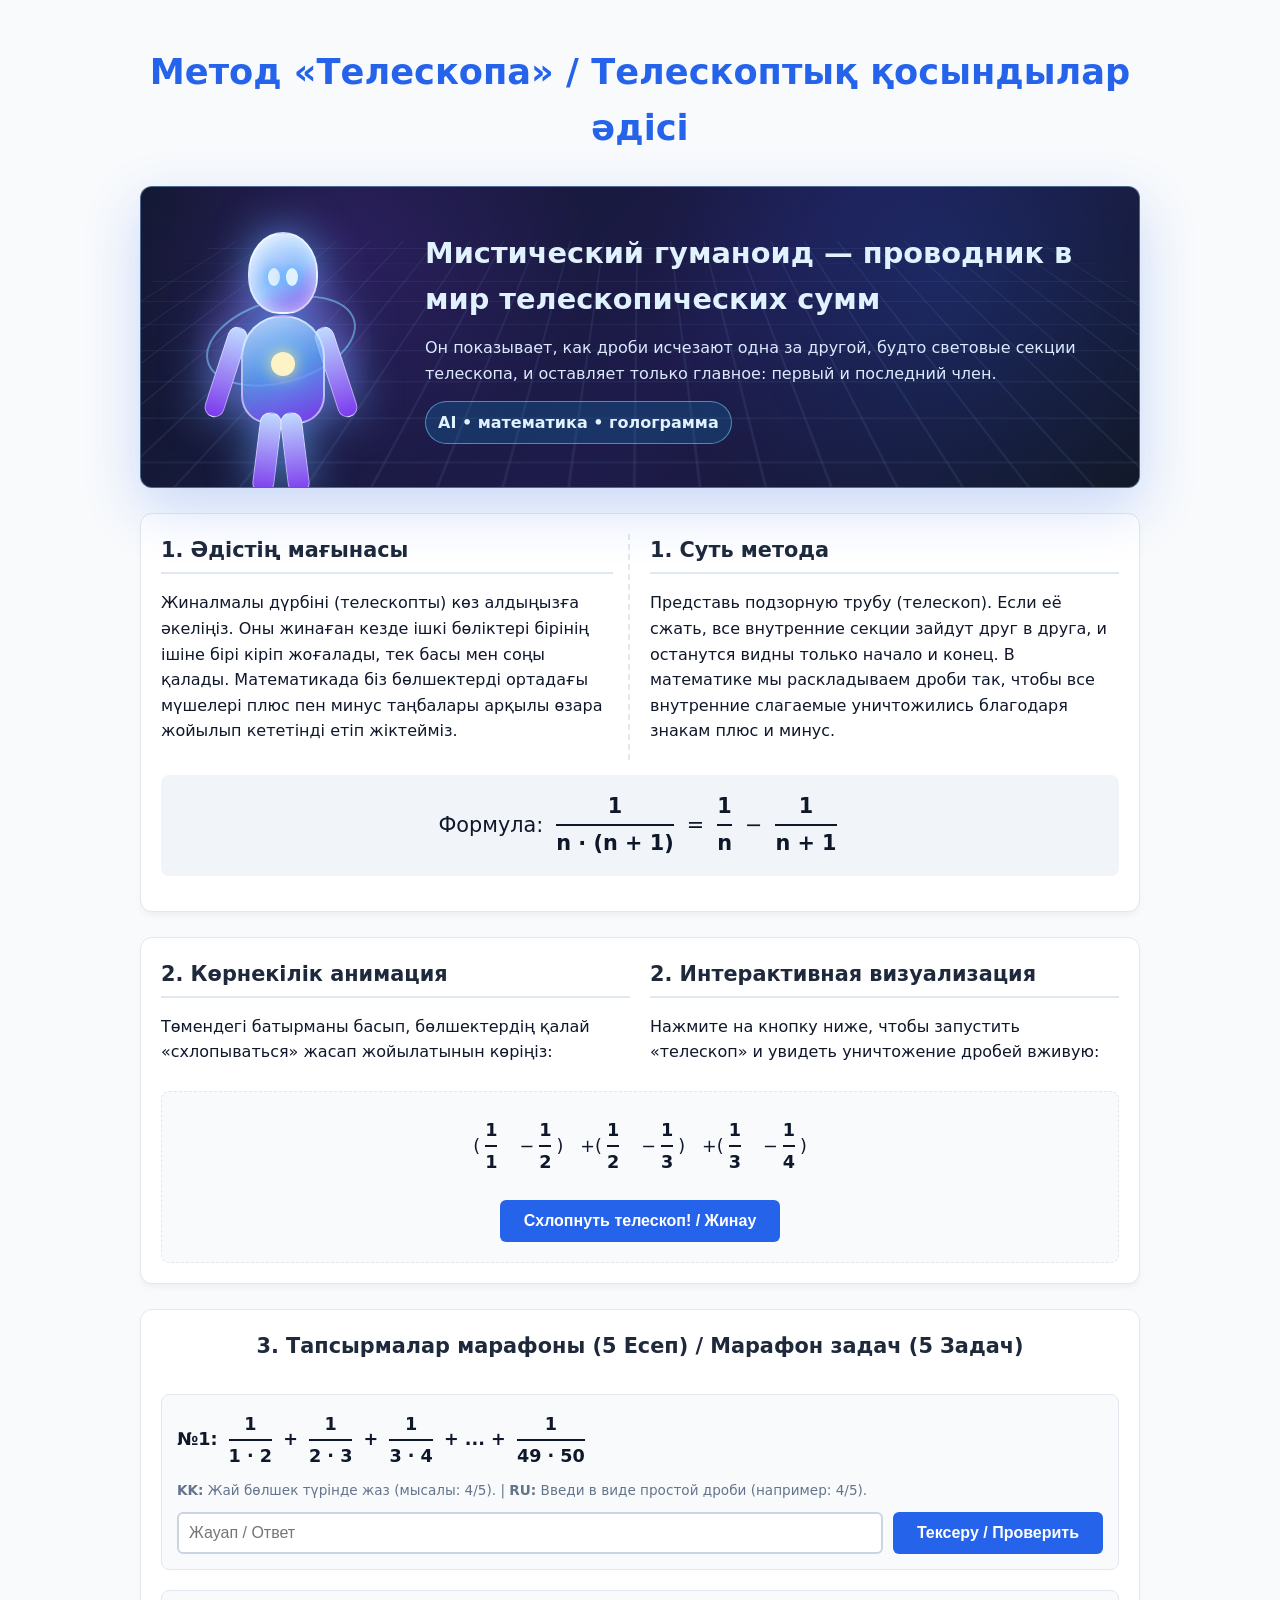
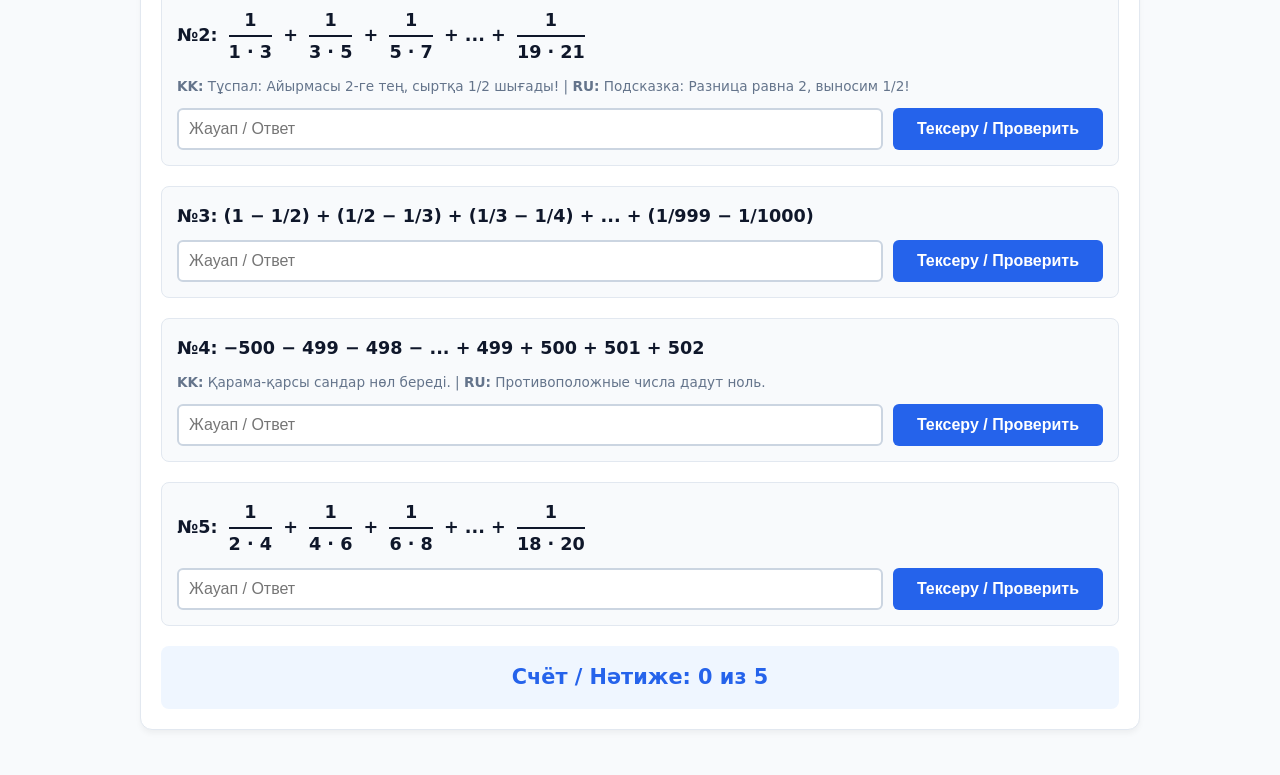
<file: metod teleskopa_5 klass.html>
<!DOCTYPE html>
<html lang="df">
<head>
    <meta charset="UTF-8">
    <meta name="viewport" content="width=device-width, initial-scale=1.0">
    <title>Метод «Телескопа» / Телескоп әдісі</title>
    <style>
        :root {
            --primary: #2563eb;
            --primary-hover: #1d4ed8;
            --bg: #f8fafc;
            --card-bg: #ffffff;
            --text: #0f172a;
            --text-muted: #64748b;
            --border: #e2e8f0;
            --success: #16a34a;
            --error: #dc2626;
        }

        body {
            font-family: 'Segoe UI', system-ui, sans-serif;
            background-color: var(--bg);
            color: var(--text);
            line-height: 1.6;
            margin: 0;
            padding: 20px;
            display: flex;
            justify-content: center;
        }

        .container {
            width: 100%;
            max-width: 1000px;
        }

        h1 { text-align: center; color: var(--primary); margin-bottom: 30px; font-size: 2.2rem; }
        h2 { font-size: 1.3rem; margin-top: 0; margin-bottom: 15px; color: #1e293b; border-bottom: 2px solid var(--border); padding-bottom: 5px; }

        .card {
            background: var(--card-bg);
            border: 1px solid var(--border);
            border-radius: 12px;
            padding: 20px;
            margin-bottom: 25px;
            box-shadow: 0 4px 6px -1px rgba(0, 0, 0, 0.05);
        }

        /* Двухколоночный дизайн для двух языков */
        .two-columns {
            display: grid;
            grid-template-columns: 1fr 1fr;
            gap: 20px;
        }

        .col-kk {
            border-right: 2px dashed var(--border);
            padding-right: 15px;
        }

        /* Дроби на чистом CSS */
        .fraction {
            display: inline-flex;
            flex-direction: column;
            vertical-align: middle;
            text-align: center;
            padding: 0 5px;
            font-weight: bold;
        }
        .numerator { border-bottom: 2px solid var(--text); padding-bottom: 1px; }
        .denominator { padding-top: 1px; }

        .formula-box {
            background: #f1f5f9;
            padding: 15px;
            border-radius: 8px;
            text-align: center;
            font-size: 1.3rem;
            margin: 15px 0;
            display: flex;
            align-items: center;
            justify-content: center;
            gap: 8px;
            grid-column: span 2;
        }

        /* Анимационная зона */
        .demo-container {
            display: flex;
            flex-direction: column;
            align-items: center;
            gap: 20px;
            margin-top: 10px;
            background: #f8fafc;
            padding: 20px;
            border-radius: 8px;
            border: 1px dashed var(--border);
        }

        .fraction-chain {
            display: flex;
            flex-wrap: wrap;
            justify-content: center;
            gap: 5px;
            font-size: 1.1rem;
            min-height: 60px;
            align-items: center;
        }

        .term { transition: all 0.4s ease; padding: 4px 6px; border-radius: 4px; display: inline-flex; align-items: center; }
        .term.cancel { color: #94a3b8; text-decoration: line-through; background-color: #fef2f2; transform: scale(0.9); opacity: 0.3; }
        .term.keep { background-color: #f0fdf4; color: var(--success); font-weight: bold; border: 1px solid #bbf7d0; transform: scale(1.1); }

        .btn {
            background-color: var(--primary);
            color: white;
            border: none;
            padding: 12px 24px;
            font-size: 1rem;
            font-weight: 600;
            border-radius: 6px;
            cursor: pointer;
            transition: all 0.2s;
        }
        .btn:hover { background-color: var(--primary-hover); }

        /* Задания */
        .quiz-item {
            background: #f8fafc;
            padding: 15px;
            border-radius: 8px;
            margin-bottom: 20px;
            border: 1px solid var(--border);
        }
        .quiz-question { font-weight: 600; margin-bottom: 10px; font-size: 1.1rem; }
        .hint { font-size: 0.85rem; color: var(--text-muted); margin: 5px 0; }
        
        .input-group { display: flex; gap: 10px; margin-top: 10px; }
        input[type="text"] { flex: 1; padding: 10px; border: 2px solid #cbd5e1; border-radius: 6px; font-size: 1rem; outline: none; }
        input[type="text"]:focus { border-color: var(--primary); }

        .result { margin-top: 10px; padding: 10px; border-radius: 6px; display: none; font-weight: 500; }
        .result.success { background: #f0fdf4; color: var(--success); border: 1px solid #bbf7d0; }
        .result.error { background: #fef2f2; color: var(--error); border: 1px solid #fecaca; }

        .score-board {
            text-align: center;
            font-size: 1.3rem;
            font-weight: bold;
            color: var(--primary);
            background: #eff6ff;
            padding: 15px;
            border-radius: 8px;
            margin-top: 10px;
        }


        /* Мистический гуманоид */
        .mystic-hero {
            position: relative;
            overflow: hidden;
            background:
                radial-gradient(circle at 20% 20%, rgba(124, 58, 237, 0.22), transparent 30%),
                radial-gradient(circle at 80% 30%, rgba(37, 99, 235, 0.20), transparent 35%),
                linear-gradient(135deg, #0f172a, #1e1b4b 55%, #111827);
            color: white;
            border: 1px solid rgba(147, 197, 253, 0.45);
            box-shadow: 0 20px 55px rgba(37, 99, 235, 0.22);
        }

        .mystic-hero::before {
            content: "";
            position: absolute;
            inset: -80px;
            background:
                linear-gradient(90deg, transparent 0 48%, rgba(147, 197, 253, 0.18) 49% 51%, transparent 52%),
                linear-gradient(0deg, transparent 0 48%, rgba(147, 197, 253, 0.14) 49% 51%, transparent 52%);
            background-size: 46px 46px;
            transform: perspective(500px) rotateX(55deg);
            animation: gridMove 8s linear infinite;
            opacity: 0.5;
        }

        @keyframes gridMove {
            from { background-position: 0 0; }
            to { background-position: 46px 46px; }
        }

        .mystic-content {
            position: relative;
            z-index: 2;
            display: grid;
            grid-template-columns: 240px 1fr;
            gap: 24px;
            align-items: center;
        }

        .humanoid {
            position: relative;
            width: 190px;
            height: 260px;
            margin: 0 auto;
            filter: drop-shadow(0 0 22px rgba(96, 165, 250, 0.75));
            animation: floatHuman 3.5s ease-in-out infinite;
        }

        @keyframes floatHuman {
            0%, 100% { transform: translateY(0); }
            50% { transform: translateY(-12px); }
        }

        .aura {
            position: absolute;
            inset: 20px 5px 0;
            border-radius: 50%;
            background: radial-gradient(circle, rgba(59, 130, 246, 0.35), rgba(168, 85, 247, 0.18), transparent 65%);
            animation: pulseAura 2.8s ease-in-out infinite;
        }

        @keyframes pulseAura {
            0%, 100% { transform: scale(0.95); opacity: 0.65; }
            50% { transform: scale(1.08); opacity: 1; }
        }

        .head {
            position: absolute;
            top: 25px;
            left: 62px;
            width: 66px;
            height: 78px;
            border-radius: 50% 50% 45% 45%;
            background: linear-gradient(145deg, #dbeafe, #93c5fd 55%, #7c3aed);
            border: 2px solid rgba(255,255,255,0.7);
            box-shadow: inset 0 0 18px rgba(255,255,255,0.7);
        }

        .eye {
            position: absolute;
            top: 34px;
            width: 12px;
            height: 18px;
            border-radius: 50%;
            background: #e0f2fe;
            box-shadow: 0 0 12px #38bdf8, 0 0 22px #a78bfa;
        }

        .eye.left { left: 18px; }
        .eye.right { right: 18px; }

        .body-core {
            position: absolute;
            top: 108px;
            left: 55px;
            width: 80px;
            height: 105px;
            border-radius: 42px 42px 28px 28px;
            background: linear-gradient(160deg, rgba(191, 219, 254, 0.95), rgba(96, 165, 250, 0.65), rgba(124, 58, 237, 0.95));
            border: 2px solid rgba(255,255,255,0.55);
        }

        .core-light {
            position: absolute;
            top: 35px;
            left: 28px;
            width: 24px;
            height: 24px;
            border-radius: 50%;
            background: #fef3c7;
            box-shadow: 0 0 16px #fde68a, 0 0 35px #38bdf8;
        }

        .arm, .leg {
            position: absolute;
            background: linear-gradient(180deg, #bfdbfe, #7c3aed);
            border-radius: 999px;
            border: 1px solid rgba(255,255,255,0.45);
        }

        .arm { width: 18px; height: 92px; top: 118px; }
        .arm.left { left: 30px; transform: rotate(18deg); }
        .arm.right { right: 30px; transform: rotate(-18deg); }
        .leg { width: 20px; height: 80px; top: 205px; }
        .leg.left { left: 70px; transform: rotate(7deg); }
        .leg.right { right: 70px; transform: rotate(-7deg); }

        .orbit {
            position: absolute;
            top: 92px;
            left: 18px;
            width: 150px;
            height: 80px;
            border: 2px solid rgba(125, 211, 252, 0.55);
            border-radius: 50%;
            transform: rotate(-16deg);
            animation: orbitSpin 5s linear infinite;
        }

        @keyframes orbitSpin {
            from { transform: rotate(-16deg); }
            to { transform: rotate(344deg); }
        }

        .mystic-text h2 {
            border: none;
            color: #e0f2fe;
            font-size: 1.8rem;
            margin-bottom: 8px;
        }

        .mystic-text p {
            color: #dbeafe;
            margin: 0 0 14px;
        }

        .mystic-badge {
            display: inline-block;
            padding: 8px 12px;
            border-radius: 999px;
            background: rgba(14, 165, 233, 0.18);
            border: 1px solid rgba(125, 211, 252, 0.55);
            color: #e0f2fe;
            font-weight: 700;
        }

        @media (max-width: 768px) {
            .two-columns { grid-template-columns: 1fr; }
            .col-kk { border-right: none; border-bottom: 2px dashed var(--border); padding-right: 0; padding-bottom: 15px; }
            .mystic-content { grid-template-columns: 1fr; text-align: center; }
        }
    </style>
</head>
<body>

<div class="container">

    <h1>Метод «Телескопа» / Телескоптық қосындылар әдісі</h1>

    <div class="card mystic-hero">
        <div class="mystic-content">
            <div class="humanoid" aria-label="Мистический гуманоид">
                <div class="aura"></div>
                <div class="orbit"></div>
                <div class="head">
                    <div class="eye left"></div>
                    <div class="eye right"></div>
                </div>
                <div class="arm left"></div>
                <div class="arm right"></div>
                <div class="body-core">
                    <div class="core-light"></div>
                </div>
                <div class="leg left"></div>
                <div class="leg right"></div>
            </div>
            <div class="mystic-text">
                <h2>Мистический гуманоид — проводник в мир телескопических сумм</h2>
                <p>Он показывает, как дроби исчезают одна за другой, будто световые секции телескопа, и оставляет только главное: первый и последний член.</p>
                <span class="mystic-badge">AI • математика • голограмма</span>
            </div>
        </div>
    </div>

    <div class="card">
        <div class="two-columns">
            <div class="col-kk">
                <h2>1. Әдістің мағынасы</h2>
                <p>Жиналмалы дүрбіні (телескопты) көз алдыңызға әкеліңіз. Оны жинаған кезде ішкі бөліктері бірінің ішіне бірі кіріп жоғалады, тек басы мен соңы қалады. Математикада біз бөлшектерді ортадағы мүшелері плюс пен минус таңбалары арқылы өзара жойылып кететінді етіп жіктейміз.</p>
            </div>
            <div class="col-ru">
                <h2>1. Суть метода</h2>
                <p>Представь подзорную трубу (телескоп). Если её сжать, все внутренние секции зайдут друг в друга, и останутся видны только начало и конец. В математике мы раскладываем дроби так, чтобы все внутренние слагаемые уничтожились благодаря знакам плюс и минус.</p>
            </div>
        </div>
        
        <div class="formula-box">
            <span>Формула:</span>
            <div class="fraction"><span class="numerator">1</span><span class="denominator">n · (n + 1)</span></div>
            <span>=</span>
            <div class="fraction"><span class="numerator">1</span><span class="denominator">n</span></div>
            <span>−</span>
            <div class="fraction"><span class="numerator">1</span><span class="denominator">n + 1</span></div>
        </div>
    </div>

    <div class="card">
        <div class="two-columns" style="margin-bottom: 10px;">
            <div class="col-kk" style="border:none; padding:0;">
                <h2>2. Көрнекілік анимация</h2>
                <p>Төмендегі батырманы басып, бөлшектердің қалай «схлопываться» жасап жойылатынын көріңіз:</p>
            </div>
            <div class="col-ru" style="padding:0;">
                <h2>2. Интерактивная визуализация</h2>
                <p>Нажмите на кнопку ниже, чтобы запустить «телескоп» и увидеть уничтожение дробей вживую:</p>
            </div>
        </div>
        
        <div class="demo-container">
            <div class="fraction-chain" id="chain-container">
                </div>
            <button class="btn" id="action-btn" onclick="toggleTelescope()">Схлопнуть телескоп! / Жинау</button>
        </div>
    </div>

    <div class="card">
        <h2 style="text-align: center; border: none; margin-bottom: 25px;">3. Тапсырмалар марафоны (5 Есеп) / Марафон задач (5 Задач)</h2>

        <div class="quiz-item">
            <div class="quiz-question">
                <span>№1: </span>
                <div class="fraction"><span class="numerator">1</span><span class="denominator">1 · 2</span></div> + 
                <div class="fraction"><span class="numerator">1</span><span class="denominator">2 · 3</span></div> + 
                <div class="fraction"><span class="numerator">1</span><span class="denominator">3 · 4</span></div> + ... + 
                <div class="fraction"><span class="numerator">1</span><span class="denominator">49 · 50</span></div>
            </div>
            <div class="hint"><b>KK:</b> Жай бөлшек түрінде жаз (мысалы: 4/5). | <b>RU:</b> Введи в виде простой дроби (например: 4/5).</div>
            <div class="input-group">
                <input type="text" id="ans-1" placeholder="Жауап / Ответ">
                <button class="btn" onclick="checkQuiz(1, ['49/50', '0.98'])">Тексеру / Проверить</button>
            </div>
            <div id="res-1" class="result"></div>
        </div>

        <div class="quiz-item">
            <div class="quiz-question">
                <span>№2: </span>
                <div class="fraction"><span class="numerator">1</span><span class="denominator">1 · 3</span></div> + 
                <div class="fraction"><span class="numerator">1</span><span class="denominator">3 · 5</span></div> + 
                <div class="fraction"><span class="numerator">1</span><span class="denominator">5 · 7</span></div> + ... + 
                <div class="fraction"><span class="numerator">1</span><span class="denominator">19 · 21</span></div>
            </div>
            <div class="hint"><b>KK:</b> Тұспал: Айырмасы 2-ге тең, сыртқа 1/2 шығады! | <b>RU:</b> Подсказка: Разница равна 2, выносим 1/2!</div>
            <div class="input-group">
                <input type="text" id="ans-2" placeholder="Жауап / Ответ">
                <button class="btn" onclick="checkQuiz(2, ['10/21'])">Тексеру / Проверить</button>
            </div>
            <div id="res-2" class="result"></div>
        </div>

        <div class="quiz-item">
            <div class="quiz-question">
                <span>№3: </span>
                <span>(1 − 1/2) + (1/2 − 1/3) + (1/3 − 1/4) + ... + (1/999 − 1/1000)</span>
            </div>
            <div class="input-group">
                <input type="text" id="ans-3" placeholder="Жауап / Ответ">
                <button class="btn" onclick="checkQuiz(3, ['999/1000', '0.999'])">Тексеру / Проверить</button>
            </div>
            <div id="res-3" class="result"></div>
        </div>

        <div class="quiz-item">
            <div class="quiz-question">
                <span>№4: </span>
                <span>−500 − 499 − 498 − ... + 499 + 500 + 501 + 502</span>
            </div>
            <div class="hint"><b>KK:</b> Қарама-қарсы сандар нөл береді. | <b>RU:</b> Противоположные числа дадут ноль.</div>
            <div class="input-group">
                <input type="text" id="ans-4" placeholder="Жауап / Ответ">
                <button class="btn" onclick="checkQuiz(4, ['1003'])">Тексеру / Проверить</button>
            </div>
            <div id="res-4" class="result"></div>
        </div>

        <div class="quiz-item">
            <div class="quiz-question">
                <span>№5: </span>
                <div class="fraction"><span class="numerator">1</span><span class="denominator">2 · 4</span></div> + 
                <div class="fraction"><span class="numerator">1</span><span class="denominator">4 · 6</span></div> + 
                <div class="fraction"><span class="numerator">1</span><span class="denominator">6 · 8</span></div> + ... + 
                <div class="fraction"><span class="numerator">1</span><span class="denominator">18 · 20</span></div>
            </div>
            <div class="input-group">
                <input type="text" id="ans-5" placeholder="Жауап / Ответ">
                <button class="btn" onclick="checkQuiz(5, ['9/40'])">Тексеру / Проверить</button>
            </div>
            <div id="res-5" class="result"></div>
        </div>

        <div class="score-board">
            Счёт / Нәтиже: <span id="score-val">0</span> из 5
        </div>
    </div>
</div>

<script>
    // Цепочка элементов для анимации телескопа
    const demoData = [
        { html: '<span>(</span><div class="fraction"><span class="numerator">1</span><span class="denominator">1</span></div>', type: 'keep' },
        { html: '<span>−</span><div class="fraction"><span class="numerator">1</span><span class="denominator">2</span></div><span>)</span>', type: 'cancel' },
        { html: '<span>+</span><span>(</span><div class="fraction"><span class="numerator">1</span><span class="denominator">2</span></div>', type: 'cancel' },
        { html: '<span>−</span><div class="fraction"><span class="numerator">1</span><span class="denominator">3</span></div><span>)</span>', type: 'cancel' },
        { html: '<span>+</span><span>(</span><div class="fraction"><span class="numerator">1</span><span class="denominator">3</span></div>', type: 'cancel' },
        { html: '<span>−</span><div class="fraction"><span class="numerator">1</span><span class="denominator">4</span></div><span>)</span>', type: 'keep' }
    ];

    let isCollapsed = false;

    // Автоматическая отрисовка цепочки при загрузке страницы
    function renderChain() {
        document.getElementById('chain-container').innerHTML = demoData.map(el => `<div class="term">${el.html}</div>`).join('');
    }

    // Функция схлопывания (Анимация кнопки)
    function toggleTelescope() {
        const container = document.getElementById('chain-container');
        const button = document.getElementById('action-btn');

        if (isCollapsed) {
            renderChain();
            button.innerText = "Схлопнуть телескоп! / Жинау";
            isCollapsed = false;
            return;
        }

        const domElements = container.getElementsByClassName('term');
        Array.from(domElements).forEach((el, i) => {
            setTimeout(() => {
                el.classList.add(demoData[i].type);
                if (i === domElements.length - 1) {
                    button.innerText = "Восстановить / Қалпына келтіру";
                    isCollapsed = true;
                }
            }, i * 200); // Пошаговое схлопывание элементов
        });
    }

    // Проверка ответов в квизе
    const solvedTasks = new Set();

    function checkQuiz(id, correctAnswers) {
        const inputVal = document.getElementById(`ans-${id}`).value.trim().toLowerCase().replace(/\s+/g, '').replace(',', '.');
        const resBox = document.getElementById(`res-${id}`);

        if (correctAnswers.includes(inputVal)) {
            resBox.className = "result success";
            resBox.innerHTML = "🎉 Дұрыс! / Правильно! 👍";
            solvedTasks.add(id);
        } else {
            resBox.className = "result error";
            resBox.innerHTML = "❌ Қате, қайта тексер / Ошибка, проверь ещё раз.";
            solvedTasks.delete(id);
        }
        resBox.style.display = "block";
        
        // Обновление общего счёта
        document.getElementById('score-val').innerText = solvedTasks.size;
    }

    // Запуск инициализации
    window.onload = renderChain;
</script>
</body>
</html>
</file>
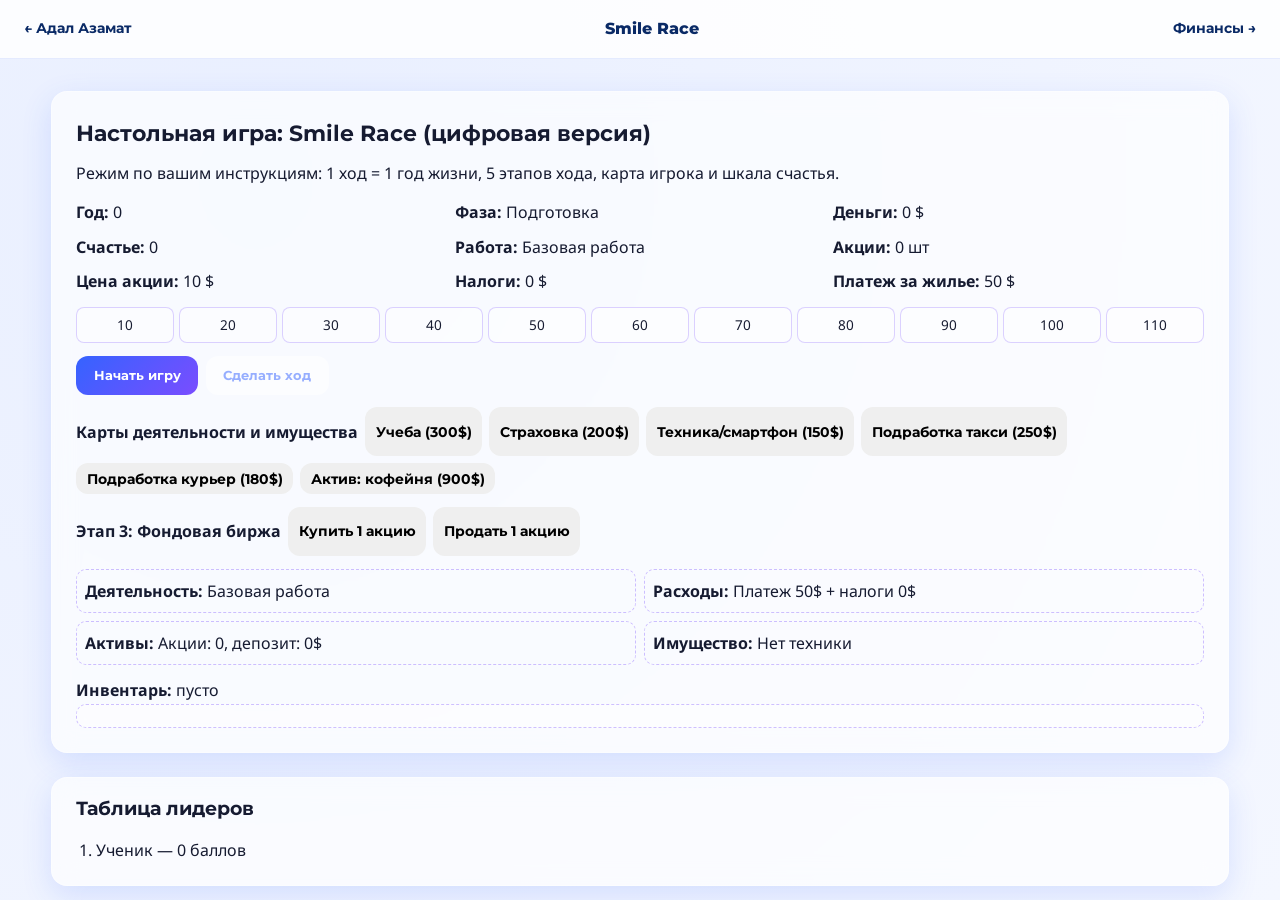
<file: smile-race.html>
<!DOCTYPE html>
<html lang="ru">
<head>
  <meta charset="UTF-8">
  <meta name="viewport" content="width=device-width, initial-scale=1.0">
  <title>Smile Race — настольная игра | Адал Азамат</title>
  <link rel="preconnect" href="https://fonts.googleapis.com">
  <link rel="preconnect" href="https://fonts.gstatic.com" crossorigin>
  <link href="https://fonts.googleapis.com/css2?family=Montserrat:wght@400;600;700;800&family=Noto+Sans:wght@400;500;600;700&display=swap" rel="stylesheet">
  <style>
    :root {
      --bg: #f4f7ff;
      --text: #161b31;
      --primary: #3563ff;
      --secondary: #7a4dff;
      --gold: #f6b93b;
      --glass: rgba(255, 255, 255, 0.65);
      --border: rgba(255, 255, 255, 0.35);
      --shadow: 0 10px 30px rgba(53, 99, 255, 0.15);
    }

    * { box-sizing: border-box; margin: 0; padding: 0; }

    body {
      font-family: "Noto Sans", sans-serif;
      background: radial-gradient(circle at 20% 20%, #e9efff, var(--bg));
      color: var(--text);
      line-height: 1.65;
      min-height: 100vh;
    }

    .page-header {
      display: flex;
      align-items: center;
      justify-content: space-between;
      gap: 1rem;
      padding: 1rem 1.5rem;
      background: rgba(255, 255, 255, 0.85);
      border-bottom: 1px solid rgba(53, 99, 255, 0.12);
      position: sticky;
      top: 0;
      z-index: 100;
    }

    .page-header a {
      color: #0A2A66;
      text-decoration: none;
      font-family: "Montserrat", sans-serif;
      font-weight: 700;
      font-size: 0.9rem;
    }

    .page-header a:hover { color: #3563ff; }

    .page-header h1 {
      font-family: "Montserrat", sans-serif;
      font-size: 1rem;
      font-weight: 800;
      color: #0A2A66;
    }

    .section {
      width: min(1200px, 92%);
      margin: 2rem auto 3rem;
    }

    .glass {
      background: var(--glass);
      border: 1px solid var(--border);
      backdrop-filter: blur(12px);
      -webkit-backdrop-filter: blur(12px);
      box-shadow: var(--shadow);
      border-radius: 16px;
    }

    .card {
      padding: 1.5rem;
      margin-bottom: 1.5rem;
    }

    .card h3 {
      font-family: "Montserrat", sans-serif;
      font-size: 1.35rem;
      margin-bottom: 0.5rem;
    }

    .btn {
      border: none;
      border-radius: 12px;
      padding: 0.72rem 1.1rem;
      font-weight: 700;
      font-family: "Montserrat", sans-serif;
      cursor: pointer;
      transition: transform 0.2s ease, box-shadow 0.2s ease;
    }

    .btn:hover {
      transform: translateY(-2px);
      box-shadow: 0 8px 18px rgba(0, 0, 0, 0.12);
    }

    .btn-primary {
      background: linear-gradient(135deg, var(--primary), var(--secondary));
      color: #fff;
    }

    .btn-secondary {
      background: #fff;
      color: var(--primary);
    }

    .btn-small {
      padding: 0.4rem 0.65rem;
      font-size: 0.9rem;
    }

    .btn:disabled {
      opacity: 0.5;
      cursor: not-allowed;
      transform: none;
    }

    .smile-race-wrap h4 { margin: 0.7rem 0; }

    .smile-race-stats {
      display: grid;
      grid-template-columns: repeat(3, minmax(160px, 1fr));
      gap: 0.5rem;
      margin: 0.8rem 0;
    }

    .smile-race-actions,
    .smile-race-shop,
    .smile-race-market {
      display: flex;
      flex-wrap: wrap;
      gap: 0.45rem;
      margin-bottom: 0.8rem;
    }

    .smile-race-log {
      max-height: 200px;
      overflow: auto;
      border: 1px dashed rgba(122, 77, 255, 0.35);
      border-radius: 10px;
      padding: 0.7rem;
      background: rgba(255, 255, 255, 0.4);
    }

    .smile-race-log p {
      margin: 0.35rem 0;
      font-size: 0.95rem;
    }

    .sr-track {
      display: grid;
      grid-template-columns: repeat(11, 1fr);
      gap: 0.35rem;
      margin: 0.8rem 0;
    }

    .sr-cell {
      border: 1px solid rgba(122, 77, 255, 0.25);
      border-radius: 8px;
      text-align: center;
      padding: 0.35rem;
      font-size: 0.85rem;
      background: rgba(255, 255, 255, 0.45);
    }

    .sr-cell.active {
      background: linear-gradient(135deg, var(--gold), #ffe89a);
      color: #4a3700;
      font-weight: 800;
    }

    .sr-board {
      display: grid;
      grid-template-columns: repeat(2, 1fr);
      gap: 0.5rem;
      margin: 0.75rem 0;
    }

    .sr-board div {
      border: 1px dashed rgba(122, 77, 255, 0.35);
      border-radius: 10px;
      padding: 0.5rem;
    }

    .leaderboard {
      padding: 1rem 1.5rem;
    }

    .leaderboard h3 {
      font-family: "Montserrat", sans-serif;
      margin-bottom: 0.75rem;
    }

    .leaderboard ol {
      padding-left: 1.25rem;
    }

    .leaderboard li {
      margin: 0.35rem 0;
    }

    @media (max-width: 768px) {
      .smile-race-stats { grid-template-columns: 1fr 1fr; }
      .sr-track { grid-template-columns: repeat(6, 1fr); }
      .sr-board { grid-template-columns: 1fr; }
    }
  </style>
</head>
<body>

  <header class="page-header">
    <a href="index.html">← Адал Азамат</a>
    <h1>Smile Race</h1>
    <a href="finance/finance-trainer.html">Финансы →</a>
  </header>

  <main class="section">
    <article class="card glass reveal smile-race-wrap">
      <h3>Настольная игра: Smile Race (цифровая версия)</h3>
      <p>Режим по вашим инструкциям: 1 ход = 1 год жизни, 5 этапов хода, карта игрока и шкала счастья.</p>
      <div class="smile-race-stats">
        <p><strong>Год:</strong> <span id="sr-year">0</span></p>
        <p><strong>Фаза:</strong> <span id="sr-phase">Подготовка</span></p>
        <p><strong>Деньги:</strong> <span id="sr-money">0</span> $</p>
        <p><strong>Счастье:</strong> <span id="sr-happiness">0</span></p>
        <p><strong>Работа:</strong> <span id="sr-job">-</span></p>
        <p><strong>Акции:</strong> <span id="sr-stocks">0</span> шт</p>
        <p><strong>Цена акции:</strong> <span id="sr-stock-price">10</span> $</p>
        <p><strong>Налоги:</strong> <span id="sr-tax">0</span> $</p>
        <p><strong>Платеж за жилье:</strong> <span id="sr-home-payment">0</span> $</p>
      </div>
      <div id="sr-track" class="sr-track"></div>
      <div class="smile-race-actions">
        <button id="sr-start" class="btn btn-primary">Начать игру</button>
        <button id="sr-next-turn" class="btn btn-secondary" disabled>Сделать ход</button>
      </div>
      <div class="smile-race-shop">
        <h4>Карты деятельности и имущества</h4>
        <button class="btn btn-small sr-buy" data-item="education">Учеба (300$)</button>
        <button class="btn btn-small sr-buy" data-item="insurance">Страховка (200$)</button>
        <button class="btn btn-small sr-buy" data-item="smartphone">Техника/смартфон (150$)</button>
        <button class="btn btn-small sr-buy" data-item="taxi">Подработка такси (250$)</button>
        <button class="btn btn-small sr-buy" data-item="courier">Подработка курьер (180$)</button>
        <button class="btn btn-small sr-buy" data-item="coffee">Актив: кофейня (900$)</button>
      </div>
      <div class="smile-race-market">
        <h4>Этап 3: Фондовая биржа</h4>
        <button id="sr-buy-stock" class="btn btn-small">Купить 1 акцию</button>
        <button id="sr-sell-stock" class="btn btn-small">Продать 1 акцию</button>
      </div>
      <div class="sr-board">
        <div><strong>Деятельность:</strong> <span id="sr-activity-board">Работа</span></div>
        <div><strong>Расходы:</strong> <span id="sr-expense-board">Налоги и прочее</span></div>
        <div><strong>Активы:</strong> <span id="sr-assets-board">Акции, депозит</span></div>
        <div><strong>Имущество:</strong> <span id="sr-property-board">Техника, транспорт</span></div>
      </div>
      <p><strong>Инвентарь:</strong> <span id="sr-inventory">пусто</span></p>
      <div id="sr-log" class="smile-race-log"></div>
    </article>
    <div class="leaderboard glass reveal">
      <h3>Таблица лидеров</h3>
      <ol id="leaderboard-list"></ol>
    </div>
  </main>

<script>
const byId = (id) => document.getElementById(id);

let totalPoints = Number(localStorage.getItem("finedu_points") || 0);

function saveProgress() {
  localStorage.setItem("finedu_points", String(totalPoints));
}

function renderTopStats() {}

function renderBadges() {}

function renderLeaderboard() {
  const raw = JSON.parse(localStorage.getItem("finedu_leaderboard") || "[]");
  const userName = localStorage.getItem("finedu_username") || "Ученик";
  const updated = [...raw.filter((x) => x.name !== userName), { name: userName, score: totalPoints }]
    .sort((a, b) => b.score - a.score)
    .slice(0, 10);
  localStorage.setItem("finedu_leaderboard", JSON.stringify(updated));

  const list = byId("leaderboard-list");
  if (!list) return;
  list.innerHTML = "";
  updated.forEach((x) => {
    const li = document.createElement("li");
    li.textContent = `${x.name} — ${x.score} баллов`;
    list.appendChild(li);
  });
}

// ----------------------------
// Игра Smile Race (по методичке)
// ----------------------------
const srElements = {
  year: byId("sr-year"),
  phase: byId("sr-phase"),
  money: byId("sr-money"),
  happiness: byId("sr-happiness"),
  job: byId("sr-job"),
  stocks: byId("sr-stocks"),
  stockPrice: byId("sr-stock-price"),
  tax: byId("sr-tax"),
  homePayment: byId("sr-home-payment"),
  track: byId("sr-track"),
  activityBoard: byId("sr-activity-board"),
  expenseBoard: byId("sr-expense-board"),
  assetsBoard: byId("sr-assets-board"),
  propertyBoard: byId("sr-property-board"),
  inventory: byId("sr-inventory"),
  log: byId("sr-log"),
  startBtn: byId("sr-start"),
  nextBtn: byId("sr-next-turn"),
  buyStockBtn: byId("sr-buy-stock"),
  sellStockBtn: byId("sr-sell-stock")
};

const srState = {
  active: false,
  year: 0,
  phase: "Подготовка",
  money: 0,
  happiness: 0,
  stocks: 0,
  stockPrice: 10,
  taxAmount: 0,
  homePayment: 50,
  inventory: new Set(),
  currentJob: "Базовая работа"
};

const srPhases = [
  "1. Доходы",
  "2. Расходы",
  "3. Биржа",
  "4. Жизненная ситуация",
  "5. Фиксация счастья"
];

const srShop = {
  education: { title: "Образование", price: 300, happiness: 8 },
  insurance: { title: "Страховка", price: 200, happiness: 5 },
  smartphone: { title: "Смартфон", price: 150, happiness: 3 },
  taxi: { title: "Подработка таксиста", price: 250, happiness: 5 },
  courier: { title: "Подработка курьера", price: 180, happiness: 4 },
  coffee: { title: "Кофейня", price: 900, happiness: 15 }
};

const srLifeSituations = [
  { text: "Нужна сложная операция.", loss: 1000, requires: "insurance", safeText: "Есть страховка: лечение оплачено." },
  { text: "Сломался телефон для учебы.", loss: 200, requires: "smartphone", safeText: "Смартфон уже есть, дополнительных трат нет." },
  { text: "Победа в школьном конкурсе.", gain: 250, happy: 6 },
  { text: "Непредвиденный ремонт дома.", loss: 300, happy: -4 },
  { text: "Скидка на нужные товары.", gain: 120, happy: 2 }
];

function srLog(message) {
  if (!srElements.log) return;
  const row = document.createElement("p");
  row.textContent = `• ${message}`;
  srElements.log.prepend(row);
}

function srUpdateUi() {
  if (!srElements.year) return;
  srElements.year.textContent = String(srState.year);
  srElements.phase.textContent = srState.phase;
  srElements.money.textContent = srState.money.toLocaleString("ru-RU");
  srElements.happiness.textContent = String(srState.happiness);
  srElements.job.textContent = srState.currentJob;
  srElements.stocks.textContent = String(srState.stocks);
  srElements.stockPrice.textContent = String(srState.stockPrice);
  srElements.tax.textContent = srState.taxAmount.toLocaleString("ru-RU");
  srElements.homePayment.textContent = srState.homePayment.toLocaleString("ru-RU");
  srElements.activityBoard.textContent = [srState.currentJob, srState.inventory.has("courier") ? "Курьер" : "", srState.inventory.has("taxi") ? "Такси" : "", srState.inventory.has("education") ? "Учеба" : ""]
    .filter(Boolean)
    .join(", ");
  srElements.expenseBoard.textContent = `Платеж ${srState.homePayment}$ + налоги ${srState.taxAmount}$`;
  srElements.assetsBoard.textContent = `Акции: ${srState.stocks}, депозит: ${Math.max(0, srState.money - 200)}$`;
  srElements.propertyBoard.textContent = [srState.inventory.has("smartphone") ? "Смартфон" : "Нет техники", srState.inventory.has("coffee") ? "Кофейня" : ""]
    .filter(Boolean)
    .join(", ");
  srElements.inventory.textContent = srState.inventory.size
    ? [...srState.inventory].map((key) => srShop[key]?.title || key).join(", ")
    : "пусто";
}

function srApplyHappinessFromInventory() {
  let inventoryHappy = 0;
  srState.inventory.forEach((key) => {
    inventoryHappy += srShop[key]?.happiness || 0;
  });
  srState.happiness = Math.max(0, inventoryHappy + Math.floor(srState.money / 300));
}

function srStart() {
  srState.active = true;
  srState.year = 0;
  srState.phase = "Подготовка";
  srState.money = 100;
  srState.happiness = 0;
  srState.stocks = 0;
  srState.stockPrice = 10;
  srState.taxAmount = 0;
  srState.homePayment = 50;
  srState.inventory = new Set();
  srState.currentJob = "Базовая работа";
  if (srElements.log) srElements.log.innerHTML = "";
  srLog("Старт игры: получено 100$ стартового капитала, выбрана базовая работа.");
  srRenderTrack();
  srUpdateUi();
  srElements.nextBtn.disabled = false;
}

function srRoll(min, max) {
  return Math.floor(Math.random() * (max - min + 1)) + min;
}

function srProcessTurn() {
  if (!srState.active) return;
  srState.year += 1;
  srState.phase = srPhases[0];

  let salary = 200;
  if (srState.inventory.has("education")) salary += 120;
  if (srState.inventory.has("courier")) salary += 80;
  if (srState.inventory.has("taxi")) salary += 100;
  srState.money += salary;
  srLog(`Год ${srState.year}: доход по работе +${salary}$.`);

  srState.phase = srPhases[1];
  const baseExpenses = srState.homePayment + 10;
  const taxes = [100, 200, 500][srRoll(0, 2)];
  srState.taxAmount = taxes;
  srState.money -= (baseExpenses + taxes);
  srLog(`Расходы и налоги: -${baseExpenses + taxes}$ (налоги ${taxes}$).`);

  srState.phase = srPhases[2];
  const marketDelta = srRoll(-3, 5);
  srState.stockPrice = Math.max(3, srState.stockPrice + marketDelta);
  srLog(`Биржа: цена акции изменилась до ${srState.stockPrice}$.`);

  srState.phase = srPhases[3];
  const ev = srLifeSituations[srRoll(0, srLifeSituations.length - 1)];
  if (ev.requires && srState.inventory.has(ev.requires)) {
    srLog(`Жизненная ситуация: ${ev.text} ${ev.safeText}`);
  } else {
    if (ev.loss) {
      srState.money -= ev.loss;
      srLog(`Жизненная ситуация: ${ev.text} Потери: -${ev.loss}$.`);
    }
    if (ev.gain) {
      srState.money += ev.gain;
      srLog(`Жизненная ситуация: бонус +${ev.gain}$.`);
    }
    if (ev.happy) srState.happiness += ev.happy;
  }

  if (srState.money < 0) {
    srState.happiness = Math.max(0, srState.happiness - 5);
    srLog("Баланс отрицательный: счастье снижено.");
  }

  srState.phase = srPhases[4];
  srApplyHappinessFromInventory();
  srRenderTrack();
  srUpdateUi();

  if (srState.year >= 12) {
    srState.active = false;
    srElements.nextBtn.disabled = true;
    const finalScore = srState.happiness + Math.floor(srState.money / 100);
    totalPoints += Math.max(5, finalScore);
    saveProgress();
    renderTopStats();
    renderBadges();
    renderLeaderboard();
    srLog(`Игра завершена. Итог: счастье ${srState.happiness}, деньги ${srState.money}$, очки +${Math.max(5, finalScore)}.`);
  }
}

function srBuyItem(key) {
  if (!srState.active) return;
  const item = srShop[key];
  if (!item) return;
  if (srState.inventory.has(key)) {
    srLog(`${item.title} уже куплена.`);
    return;
  }
  if (srState.money < item.price) {
    srLog(`Недостаточно денег для покупки: ${item.title}.`);
    return;
  }
  srState.money -= item.price;
  srState.inventory.add(key);
  if (key === "coffee") srState.homePayment += 5;
  srApplyHappinessFromInventory();
  srLog(`Покупка: ${item.title} за ${item.price}$.`);
  srUpdateUi();
}

function srBuyStock() {
  if (!srState.active) return;
  if (srState.money < srState.stockPrice) {
    srLog("Недостаточно денег для покупки акции.");
    return;
  }
  srState.money -= srState.stockPrice;
  srState.stocks += 1;
  srLog(`Куплена 1 акция за ${srState.stockPrice}$.`);
  srUpdateUi();
}

function srSellStock() {
  if (!srState.active) return;
  if (srState.stocks <= 0) {
    srLog("Нет акций для продажи.");
    return;
  }
  srState.stocks -= 1;
  srState.money += srState.stockPrice;
  srLog(`Продана 1 акция за ${srState.stockPrice}$.`);
  srUpdateUi();
}

function srRenderTrack() {
  if (!srElements.track) return;
  srElements.track.innerHTML = "";
  const marks = [10, 20, 30, 40, 50, 60, 70, 80, 90, 100, 110];
  marks.forEach((m) => {
    const cell = document.createElement("div");
    cell.className = "sr-cell";
    if (srState.happiness >= m) cell.classList.add("active");
    cell.textContent = m;
    srElements.track.appendChild(cell);
  });
}

if (srElements.startBtn) {
  srElements.startBtn.addEventListener("click", srStart);
  srElements.nextBtn.addEventListener("click", srProcessTurn);
  srElements.buyStockBtn.addEventListener("click", srBuyStock);
  srElements.sellStockBtn.addEventListener("click", srSellStock);
  document.querySelectorAll(".sr-buy").forEach((btn) => {
    btn.addEventListener("click", () => srBuyItem(btn.dataset.item));
  });
  srRenderTrack();
  srUpdateUi();
}

if (!localStorage.getItem("finedu_username")) {
  const username = prompt("Введите имя для таблицы лидеров:", "Ученик");
  localStorage.setItem("finedu_username", (username || "Ученик").trim() || "Ученик");
}

renderLeaderboard();
</script>
</body>
</html>
</file>
<file: gallery.css>
:root {
  --ma8-primary: #0A2A66;
  --ma8-secondary: #00AEEF;
  --ma8-accent: #D4AF37;
  --ma8-bg: #f0f6ff;
  --ma8-card: #ffffff;
  --ma8-text: #1a2744;
  --ma8-muted: #5a6b8a;
}

.academy-8-class {
  display: flex;
  flex-direction: column;
  gap: 1.25rem;
}

.academy-8-hero {
  background: linear-gradient(135deg, var(--ma8-primary) 0%, #0d3a5c 100%);
  color: white;
  border-radius: 20px;
  padding: 1.5rem 1.7rem;
  box-shadow: 0 12px 32px rgba(10, 42, 102, 0.22);
}

.academy-8-eyebrow {
  font-size: 0.72rem;
  font-weight: 800;
  letter-spacing: 0.16em;
  text-transform: uppercase;
  color: var(--ma8-accent);
  margin-bottom: 0.45rem;
}

.academy-8-hero h2 {
  font-family: "Montserrat", sans-serif;
  font-size: 1.4rem;
  margin-bottom: 0.45rem;
}

.academy-8-hero p {
  color: rgba(255,255,255,0.82);
  max-width: 700px;
  line-height: 1.5;
}

.academy-8-meta {
  display: flex;
  flex-wrap: wrap;
  gap: 0.75rem;
  margin-top: 0.95rem;
}

.academy-8-meta span {
  background: rgba(255,255,255,0.14);
  border: 1px solid rgba(255,255,255,0.16);
  border-radius: 999px;
  padding: 0.45rem 0.8rem;
  font-size: 0.86rem;
  font-weight: 600;
}

.variant-grid {
  display: grid;
  grid-template-columns: repeat(3, minmax(0, 1fr));
  gap: 1rem;
}

.variant-card {
  border: 0;
  background: var(--ma8-card);
  border-radius: 18px;
  padding: 1.15rem;
  display: flex;
  flex-direction: column;
  gap: 0.85rem;
  min-height: 220px;
  cursor: pointer;
  box-shadow: 0 8px 24px rgba(10, 42, 102, 0.08);
  transition: transform 0.25s ease, box-shadow 0.25s ease, border-color 0.25s ease;
  border: 1px solid rgba(10, 42, 102, 0.08);
  text-align: left;
}

.variant-card:hover {
  transform: translateY(-4px);
  box-shadow: 0 14px 30px rgba(10, 42, 102, 0.14);
  border-color: rgba(0, 174, 239, 0.2);
}

.variant-badge {
  width: 56px;
  height: 56px;
  border-radius: 16px;
  display: grid;
  place-items: center;
  font-size: 1.2rem;
  font-weight: 800;
  background: linear-gradient(135deg, var(--ma8-accent), #f0d98d);
  color: var(--ma8-primary);
}

.variant-card h3 {
  font-family: "Montserrat", sans-serif;
  font-size: 1.05rem;
  color: var(--ma8-primary);
}

.variant-card p {
  color: var(--ma8-muted);
  font-size: 0.9rem;
  line-height: 1.45;
}

.variant-card small {
  display: inline-flex;
  align-items: center;
  gap: 0.3rem;
  color: var(--ma8-secondary);
  font-weight: 700;
  margin-top: auto;
}

.gallery-grid {
  display: grid;
  grid-template-columns: repeat(3, minmax(0, 1fr));
  gap: 1rem;
}

.gallery-card {
  background: var(--ma8-card);
  border-radius: 20px;
  overflow: hidden;
  box-shadow: 0 10px 26px rgba(10, 42, 102, 0.08);
  border: 1px solid rgba(10, 42, 102, 0.06);
  display: flex;
  flex-direction: column;
}

.gallery-card-head {
  display: flex;
  justify-content: space-between;
  align-items: center;
  padding: 0.9rem 1rem 0.65rem;
  gap: 0.5rem;
}

.gallery-card-head strong {
  font-family: "Montserrat", sans-serif;
  font-size: 0.93rem;
  color: var(--ma8-primary);
}

.gallery-card-head span {
  color: var(--ma8-muted);
  font-size: 0.8rem;
  font-weight: 600;
}

.gallery-card-preview {
  position: relative;
  aspect-ratio: 4/3;
  background: linear-gradient(135deg, #eef5ff, #f9fbff);
  cursor: zoom-in;
}

.gallery-card-preview img {
  width: 100%;
  height: 100%;
  object-fit: cover;
  display: block;
  transition: transform 0.3s ease;
}

.gallery-card-preview:hover img {
  transform: scale(1.03);
}

.image-placeholder {
  width: 100%;
  height: 100%;
  display: grid;
  place-items: center;
  font-size: 2.2rem;
  color: var(--ma8-muted);
  background: repeating-linear-gradient(135deg, rgba(10,42,102,0.04), rgba(10,42,102,0.04) 12px, rgba(255,255,255,0.02) 12px, rgba(255,255,255,0.02) 24px);
}

.gallery-card-actions {
  display: flex;
  flex-wrap: wrap;
  gap: 0.45rem;
  padding: 0.85rem 1rem 1rem;
}

.ma8-action-btn {
  border: 0;
  border-radius: 999px;
  padding: 0.5rem 0.8rem;
  font-size: 0.78rem;
  font-weight: 700;
  cursor: pointer;
  background: rgba(10, 42, 102, 0.08);
  color: var(--ma8-primary);
  transition: background 0.25s ease, transform 0.25s ease;
}

.ma8-action-btn:hover {
  background: rgba(0, 174, 239, 0.16);
  transform: translateY(-1px);
}

.ma8-empty {
  background: var(--ma8-card);
  border-radius: 18px;
  padding: 1.25rem;
  color: var(--ma8-muted);
  box-shadow: 0 8px 24px rgba(10, 42, 102, 0.06);
}

.ma8-lightbox {
  position: fixed;
  inset: 0;
  z-index: 4000;
  display: none;
  align-items: center;
  justify-content: center;
  background: rgba(0, 6, 20, 0.86);
  backdrop-filter: blur(8px);
  padding: 1rem;
}

.ma8-lightbox.open {
  display: flex;
}

.ma8-lightbox-inner {
  position: relative;
  width: min(100%, 1100px);
  height: min(88vh, 900px);
  display: flex;
  align-items: center;
  justify-content: center;
  overflow: hidden;
}

.ma8-lightbox-image-wrap {
  width: 100%;
  height: 100%;
  display: flex;
  align-items: center;
  justify-content: center;
  touch-action: none;
  user-select: none;
}

.ma8-lightbox-image {
  max-width: 100%;
  max-height: 100%;
  object-fit: contain;
  cursor: grab;
  transform-origin: center center;
  transition: transform 0.15s ease;
}

.ma8-lightbox-image.dragging {
  cursor: grabbing;
}

.ma8-lightbox-toolbar {
  position: absolute;
  top: 0.9rem;
  left: 50%;
  transform: translateX(-50%);
  display: flex;
  gap: 0.5rem;
  z-index: 1;
}

.ma8-lightbox-toolbar button {
  border: 0;
  background: rgba(255,255,255,0.18);
  color: white;
  border-radius: 999px;
  padding: 0.55rem 0.8rem;
  cursor: pointer;
  font-weight: 700;
}

.ma8-lightbox-nav {
  position: absolute;
  inset: 0;
  display: flex;
  justify-content: space-between;
  align-items: center;
  pointer-events: none;
}

.ma8-lightbox-nav button {
  pointer-events: auto;
  margin: 0 0.5rem;
  width: 48px;
  height: 48px;
  border: 0;
  border-radius: 50%;
  background: rgba(255,255,255,0.2);
  color: white;
  font-size: 1.1rem;
  cursor: pointer;
}

.ma8-lightbox-info {
  position: absolute;
  left: 1rem;
  bottom: 1rem;
  padding: 0.6rem 0.8rem;
  border-radius: 999px;
  background: rgba(10, 42, 102, 0.72);
  color: white;
  font-size: 0.85rem;
  font-weight: 700;
}

body.ma8-lock {
  overflow: hidden;
}

@media (max-width: 900px) {
  .variant-grid,
  .gallery-grid {
    grid-template-columns: repeat(2, minmax(0, 1fr));
  }
}

@media (max-width: 600px) {
  .variant-grid,
  .gallery-grid {
    grid-template-columns: 1fr;
  }
  .academy-8-hero {
    padding: 1.2rem;
  }
}
</file>
